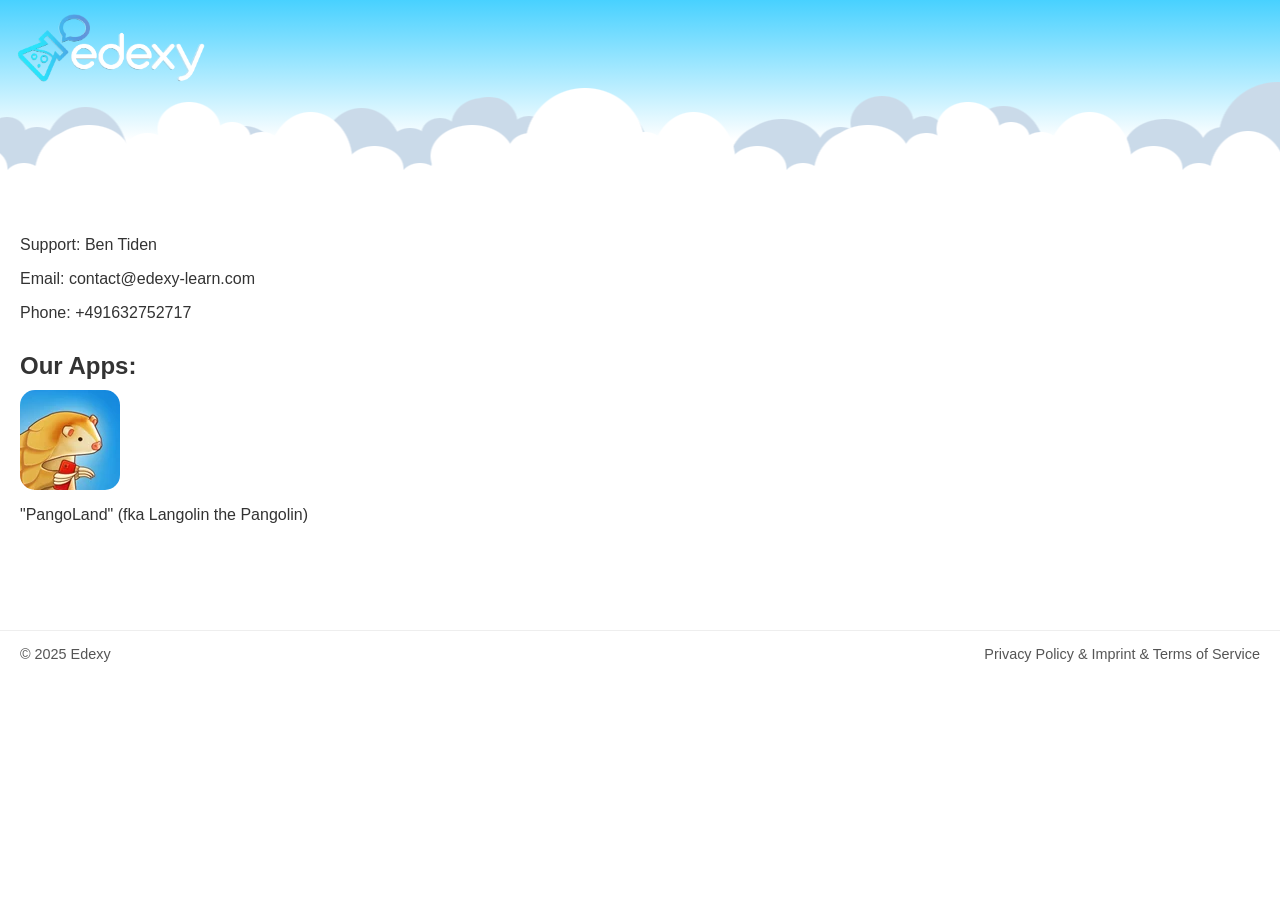
<file: index.html>
<!doctype html>
<html lang="en">
  <head>
    <meta charset="UTF-8" />
    <meta name="viewport" content="width=device-width, initial-scale=1.0" />
    <title>Edexy</title>
    <link rel="stylesheet" href="style.css" />
    <!-- Favicon links -->
    <link rel="icon" type="image/png" href="img/favicon.png" />
    <link rel="apple-touch-icon" href="img/favicon.png" />
  </head>
  <body>
    <header class="banner">
      <div class="scrolling-background"></div>
      <div class="top-image"></div>
      <div class="logo-container">
        <img src="img/LogoNoShadow.webp" alt="Edexy Logo" class="logo" />
      </div>
      <div class="clickable-overlay">
        <a href="landing"></a>
      </div>
    </header>

    <main>
      <section class="support-info">
        <p>Support: Ben Tiden</p>
        <p>Email: contact@edexy-learn.com</p>
        <p>Phone: +491632752717</p>
      </section>

      <section class="apps">
        <h2>Our Apps:</h2>
        <div class="app-item">
          <a class="app-icon-link" href="/pangoland/" aria-label="Explore PangoLand">
            <img
              src="img/pangoland-icon-100.webp"
              srcset="img/pangoland-icon-200.webp 2x, img/pangoland-icon-300.webp 3x"
              alt="PangoLand App Icon"
              width="100"
              height="100"
              decoding="async"
            />
          </a>
          <p>"PangoLand" (fka Langolin the Pangolin)</p>
        </div>
      </section>
    </main>

    <footer>
      <span class="copyright">© 2025 Edexy</span>
      <a href="imprint.html" class="footer-link"
        >Privacy Policy & Imprint & Terms of Service</a
      >
    </footer>
  </body>
</html>
</file>
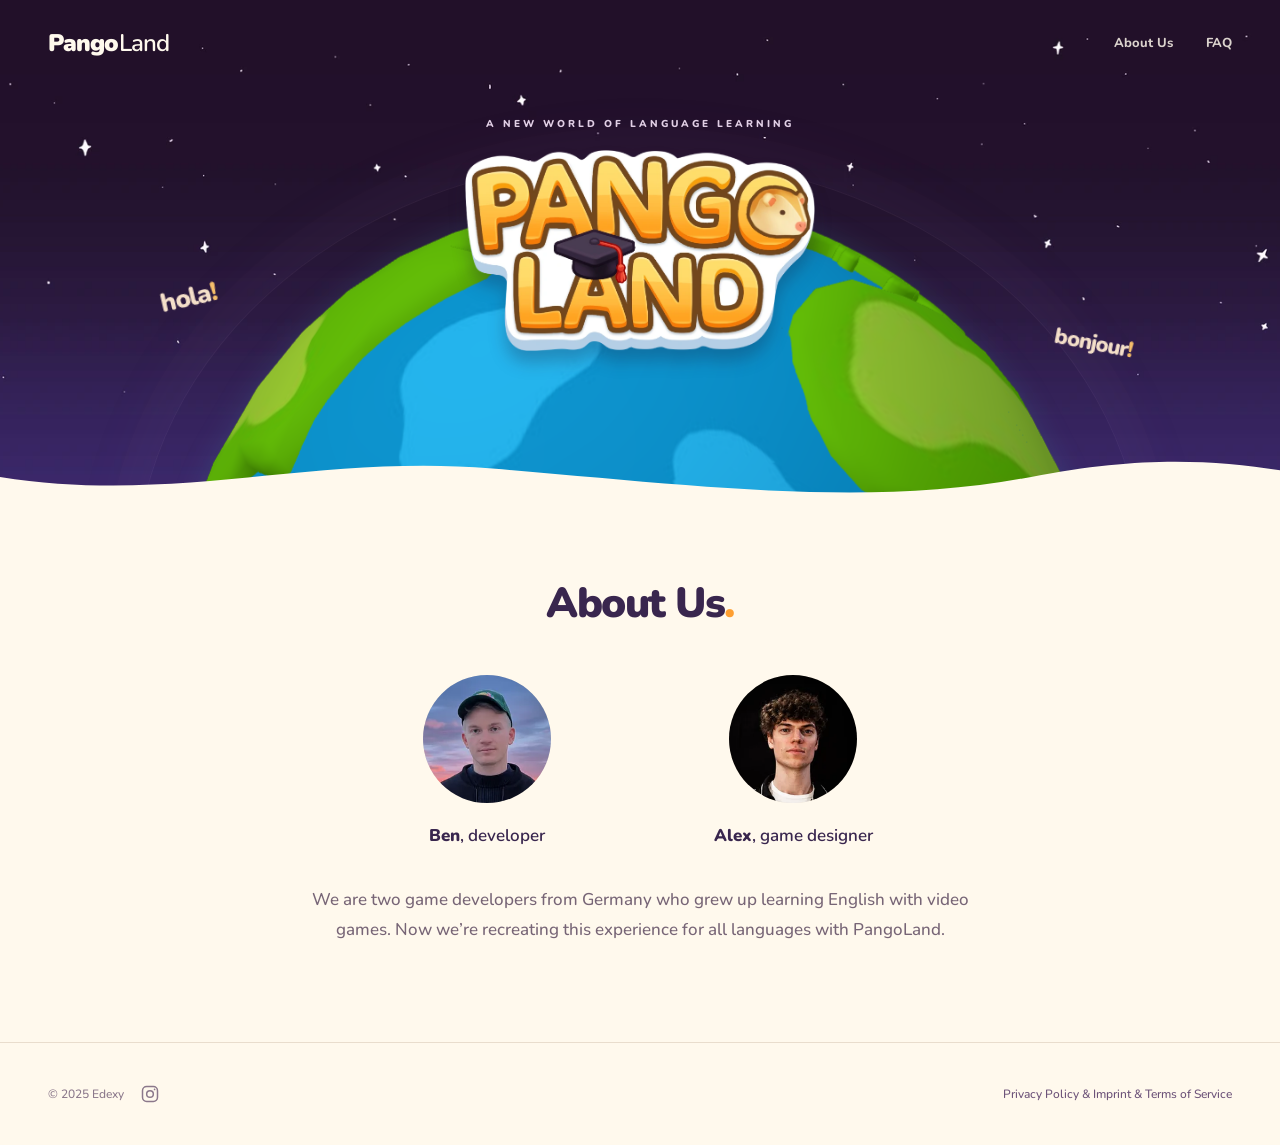
<file: about/index.html>
<!doctype html>
<html lang="en">
  <head>
    <meta charset="UTF-8" />
    <meta name="viewport" content="width=device-width, initial-scale=1" />
    <meta name="theme-color" content="#24152f" />
    <meta
      name="description"
      content="Meet Ben and Alex, the game developers from Germany creating PangoLand to help people learn languages through play."
    />
    <title>About Us — PangoLand</title>
    <link rel="icon" href="./favicon.png?v=b04d0887" type="image/png" sizes="501x501" />
    <link
      rel="preload"
      href="./assets/logo.webp"
      as="image"
      fetchpriority="high"
    />
    <script type="module" crossorigin src="./assets/load-globe-Cw-u8L3i.js"></script>
    <link rel="stylesheet" crossorigin href="./assets/load-globe-BufWmJd8.css">
  </head>
  <body>
    <a class="skip-link" href="#about">Skip to About Us</a>
    <main>
      <section class="world" id="world" aria-label="Welcome to Pango Land">
        <header class="navigation">
          <a class="wordmark" href="/pangoland/" aria-label="Pango Land home"
            ><strong>Pango</strong><span>Land</span></a
          >
          <nav aria-label="Main navigation">
            <a class="nav-link" href="/about/" aria-current="page">About Us</a>
            <a class="nav-link" href="/pangoland/#faq">FAQ</a>
          </nav>
        </header>

        <div class="banner-title">
          <p class="banner-eyebrow">A NEW WORLD OF LANGUAGE LEARNING</p>
          <img
            class="banner-logo"
            src="./assets/logo.webp"
            alt="Pango Land"
            width="790"
            height="451"
            fetchpriority="high"
          />
        </div>

        <div class="globe-stage">
          <div class="globe-halo" aria-hidden="true"></div>
          <div class="globe-view" id="globe-view">
            <img
              class="globe-poster"
              src="./assets/globe-poster.webp"
              alt=""
              width="1024"
              height="1024"
            />
            <canvas
              id="globe-canvas"
              tabindex="0"
              role="img"
              aria-label="Interactive globe with flags for France, Germany, the Netherlands, Simplified Chinese, Traditional Chinese, Japan, and Mexico"
              aria-describedby="globe-instructions"
            ></canvas>
          </div>
        </div>
        <p id="globe-instructions" class="visually-hidden">
          Drag to spin the globe. When focused, use the arrow keys to rotate it
          and Space to pause or resume automatic rotation.
        </p>
        <span class="orbital-word orbital-word-left" aria-hidden="true"
          >hola<span>!</span></span
        >
        <span class="orbital-word orbital-word-right" aria-hidden="true"
          >bonjour<span>!</span></span
        >
        <svg
          class="section-wave"
          viewBox="0 0 1440 65"
          preserveAspectRatio="none"
          aria-hidden="true"
        >
          <path
            d="M0 36C200 70 352 8 554 26C780 46 977 74 1160 36C1280 11 1360 15 1440 28V65H0Z"
          />
        </svg>
      </section>

      <section class="about-section" id="about" aria-labelledby="about-title">
        <h1 id="about-title">About Us<span>.</span></h1>
        <div class="team">
          <article class="team-member">
            <div class="profile-photo profile-ben">
              <img
                src="./assets/ben-256.webp"
                srcset="./assets/ben-256.webp 256w, ./assets/ben-512.webp 512w"
                sizes="(max-width: 760px) 138px, 163px"
                alt="Ben"
                width="512"
                height="561"
                loading="lazy"
                decoding="async"
              />
            </div>
            <h2>Ben<span class="team-role">, developer</span></h2>
          </article>
          <article class="team-member">
            <div class="profile-photo profile-alex">
              <img
                src="./assets/alex-256.webp"
                srcset="./assets/alex-256.webp 256w, ./assets/alex-512.webp 512w"
                sizes="(max-width: 760px) 144px, 170px"
                alt="Alex"
                width="512"
                height="512"
                loading="lazy"
                decoding="async"
              />
            </div>
            <h2>Alex<span class="team-role">, game designer</span></h2>
          </article>
        </div>
        <p class="team-description">
          We are two game developers from Germany who grew up learning English
          with video games. Now we’re recreating this experience for all languages
          with PangoLand.
        </p>
      </section>
    </main>

    <footer>
      <div class="footer-brand">
        <p>© 2025 Edexy</p>
        <a
          class="footer-social"
          href="https://www.instagram.com/langolinpangolin/"
          target="_blank"
          rel="noopener noreferrer"
          aria-label="Pango Land on Instagram (opens in a new tab)"
          title="Instagram"
        >
          <svg width="20" height="20" viewBox="0 0 24 24" fill="none" stroke="currentColor" stroke-width="1.8" aria-hidden="true" focusable="false">
            <rect x="3" y="3" width="18" height="18" rx="5" />
            <circle cx="12" cy="12" r="4" />
            <circle cx="17.5" cy="6.5" r="1" fill="currentColor" stroke="none" />
          </svg>
        </a>
      </div>
      <a href="https://www.edexy-learn.com/imprint.html"
        >Privacy Policy &amp; Imprint &amp; Terms of Service</a
      >
    </footer>

  </body>
</html>
</file>
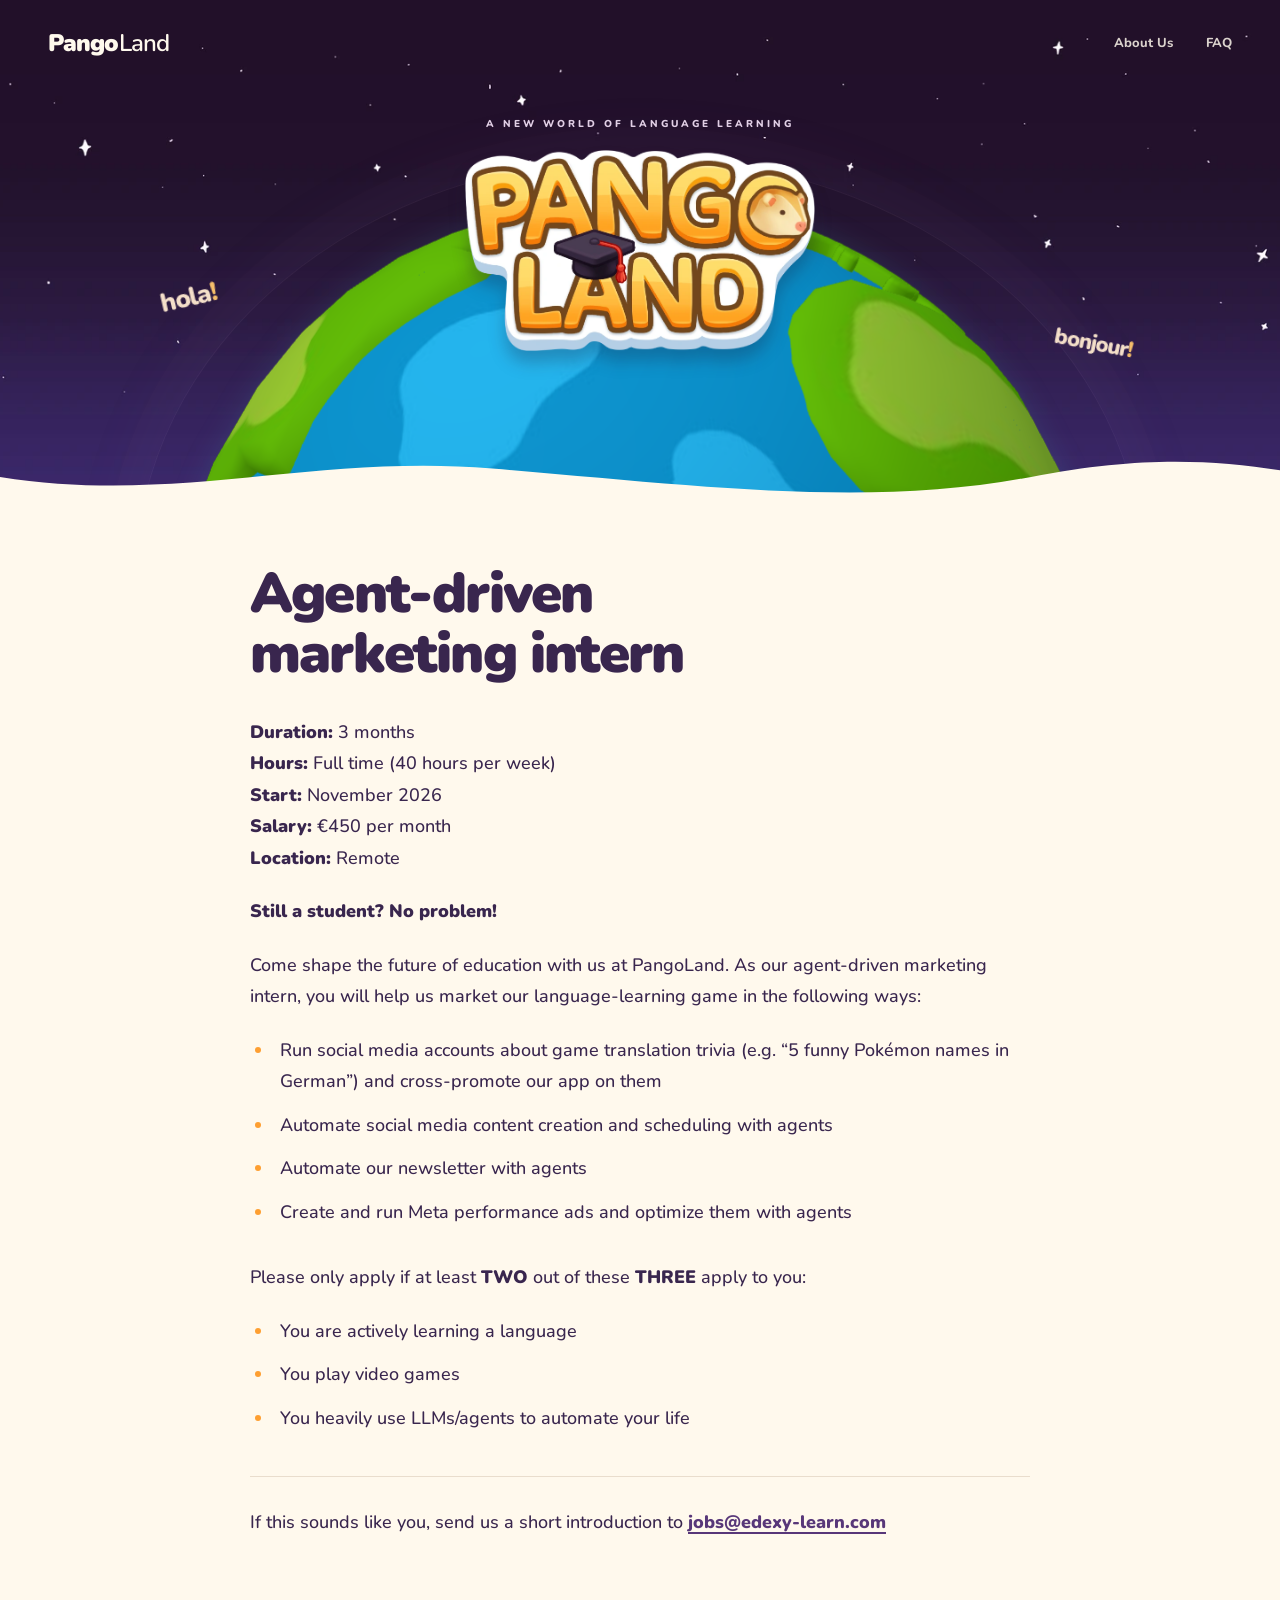
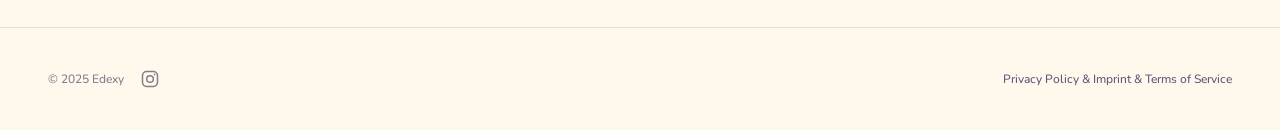
<file: jobs/index.html>
<!doctype html>
<html lang="en">
  <head>
    <meta charset="UTF-8" />
    <meta name="viewport" content="width=device-width, initial-scale=1" />
    <meta name="theme-color" content="#24152f" />
    <meta
      name="description"
      content="Come shape the future of education at PangoLand as our agent-driven marketing intern. Apply at jobs@edexy-learn.com."
    />
    <title>Agent-driven marketing intern — Pango Land</title>
    <link rel="icon" href="./favicon.png?v=b04d0887" type="image/png" sizes="501x501" />
    <link
      rel="preload"
      href="./assets/logo.webp"
      as="image"
      fetchpriority="high"
    />
    <script type="module" crossorigin src="./assets/load-globe-Cw-u8L3i.js"></script>
    <link rel="stylesheet" crossorigin href="./assets/load-globe-BufWmJd8.css">
    <link rel="stylesheet" crossorigin href="./assets/jobs-8cxYgdvO.css">
  </head>
  <body>
    <a class="skip-link" href="#job-posting">Skip to the job posting</a>
    <main>
      <section class="world" id="world" aria-label="Welcome to Pango Land">
        <header class="navigation">
          <a class="wordmark" href="/pangoland/" aria-label="Pango Land home"
            ><strong>Pango</strong><span>Land</span></a
          >
          <nav aria-label="Main navigation">
            <a class="nav-link" href="/about/">About Us</a>
            <a class="nav-link" href="/pangoland/#faq">FAQ</a>
          </nav>
        </header>

        <div class="banner-title">
          <p class="banner-eyebrow">A NEW WORLD OF LANGUAGE LEARNING</p>
          <img
            class="banner-logo"
            src="./assets/logo.webp"
            alt="Pango Land"
            width="790"
            height="451"
            fetchpriority="high"
          />
        </div>

        <div class="globe-stage">
          <div class="globe-halo" aria-hidden="true"></div>
          <div class="globe-view" id="globe-view">
            <img
              class="globe-poster"
              src="./assets/globe-poster.webp"
              alt=""
              width="1024"
              height="1024"
            />
            <canvas
              id="globe-canvas"
              tabindex="0"
              role="img"
              aria-label="Interactive globe with flags for France, Germany, the Netherlands, Simplified Chinese, Traditional Chinese, Japan, and Mexico"
              aria-describedby="globe-instructions"
            ></canvas>
          </div>
        </div>
        <p id="globe-instructions" class="visually-hidden">
          Drag to spin the globe. When focused, use the arrow keys to rotate it
          and Space to pause or resume automatic rotation.
        </p>
        <span class="orbital-word orbital-word-left" aria-hidden="true"
          >hola<span>!</span></span
        >
        <span class="orbital-word orbital-word-right" aria-hidden="true"
          >bonjour<span>!</span></span
        >
        <svg
          class="section-wave"
          viewBox="0 0 1440 65"
          preserveAspectRatio="none"
          aria-hidden="true"
        >
          <path
            d="M0 36C200 70 352 8 554 26C780 46 977 74 1160 36C1280 11 1360 15 1440 28V65H0Z"
          />
        </svg>
      </section>

      <article class="job-posting" id="job-posting" aria-labelledby="job-title">
        <h1 id="job-title">Agent-driven marketing intern</h1>
        <p>
          <strong>Duration:</strong> 3 months<br />
          <strong>Hours:</strong> Full time (40 hours per week)<br />
          <strong>Start:</strong> November 2026<br />
          <strong>Salary:</strong> €450 per month<br />
          <strong>Location:</strong> Remote
        </p>
        <p><strong>Still a student? No problem!</strong></p>
        <p>
          Come shape the future of education with us at PangoLand. As our
          agent-driven marketing intern, you will help us market our
          language-learning game in the following ways:
        </p>
        <ul>
          <li>
            Run social media accounts about game translation trivia (e.g.
            “5 funny Pokémon names in German”) and cross-promote our app on them
          </li>
          <li>Automate social media content creation and scheduling with agents</li>
          <li>Automate our newsletter with agents</li>
          <li>Create and run Meta performance ads and optimize them with agents</li>
        </ul>
        <p>
          Please only apply if at least <strong>TWO</strong> out of these
          <strong>THREE</strong> apply to you:
        </p>
        <ul>
          <li>You are actively learning a language</li>
          <li>You play video games</li>
          <li>You heavily use LLMs/agents to automate your life</li>
        </ul>
        <p class="job-apply">
          If this sounds like you, send us a short introduction to
          <a href="mailto:jobs@edexy-learn.com">jobs@edexy-learn.com</a>
        </p>
      </article>
    </main>

    <footer>
      <div class="footer-brand">
        <p>© 2025 Edexy</p>
        <a
          class="footer-social"
          href="https://www.instagram.com/langolinpangolin/"
          target="_blank"
          rel="noopener noreferrer"
          aria-label="Pango Land on Instagram (opens in a new tab)"
          title="Instagram"
        >
          <svg width="20" height="20" viewBox="0 0 24 24" fill="none" stroke="currentColor" stroke-width="1.8" aria-hidden="true" focusable="false">
            <rect x="3" y="3" width="18" height="18" rx="5" />
            <circle cx="12" cy="12" r="4" />
            <circle cx="17.5" cy="6.5" r="1" fill="currentColor" stroke="none" />
          </svg>
        </a>
      </div>
      <a href="https://www.edexy-learn.com/imprint.html"
        >Privacy Policy &amp; Imprint &amp; Terms of Service</a
      >
    </footer>

  </body>
</html>
</file>
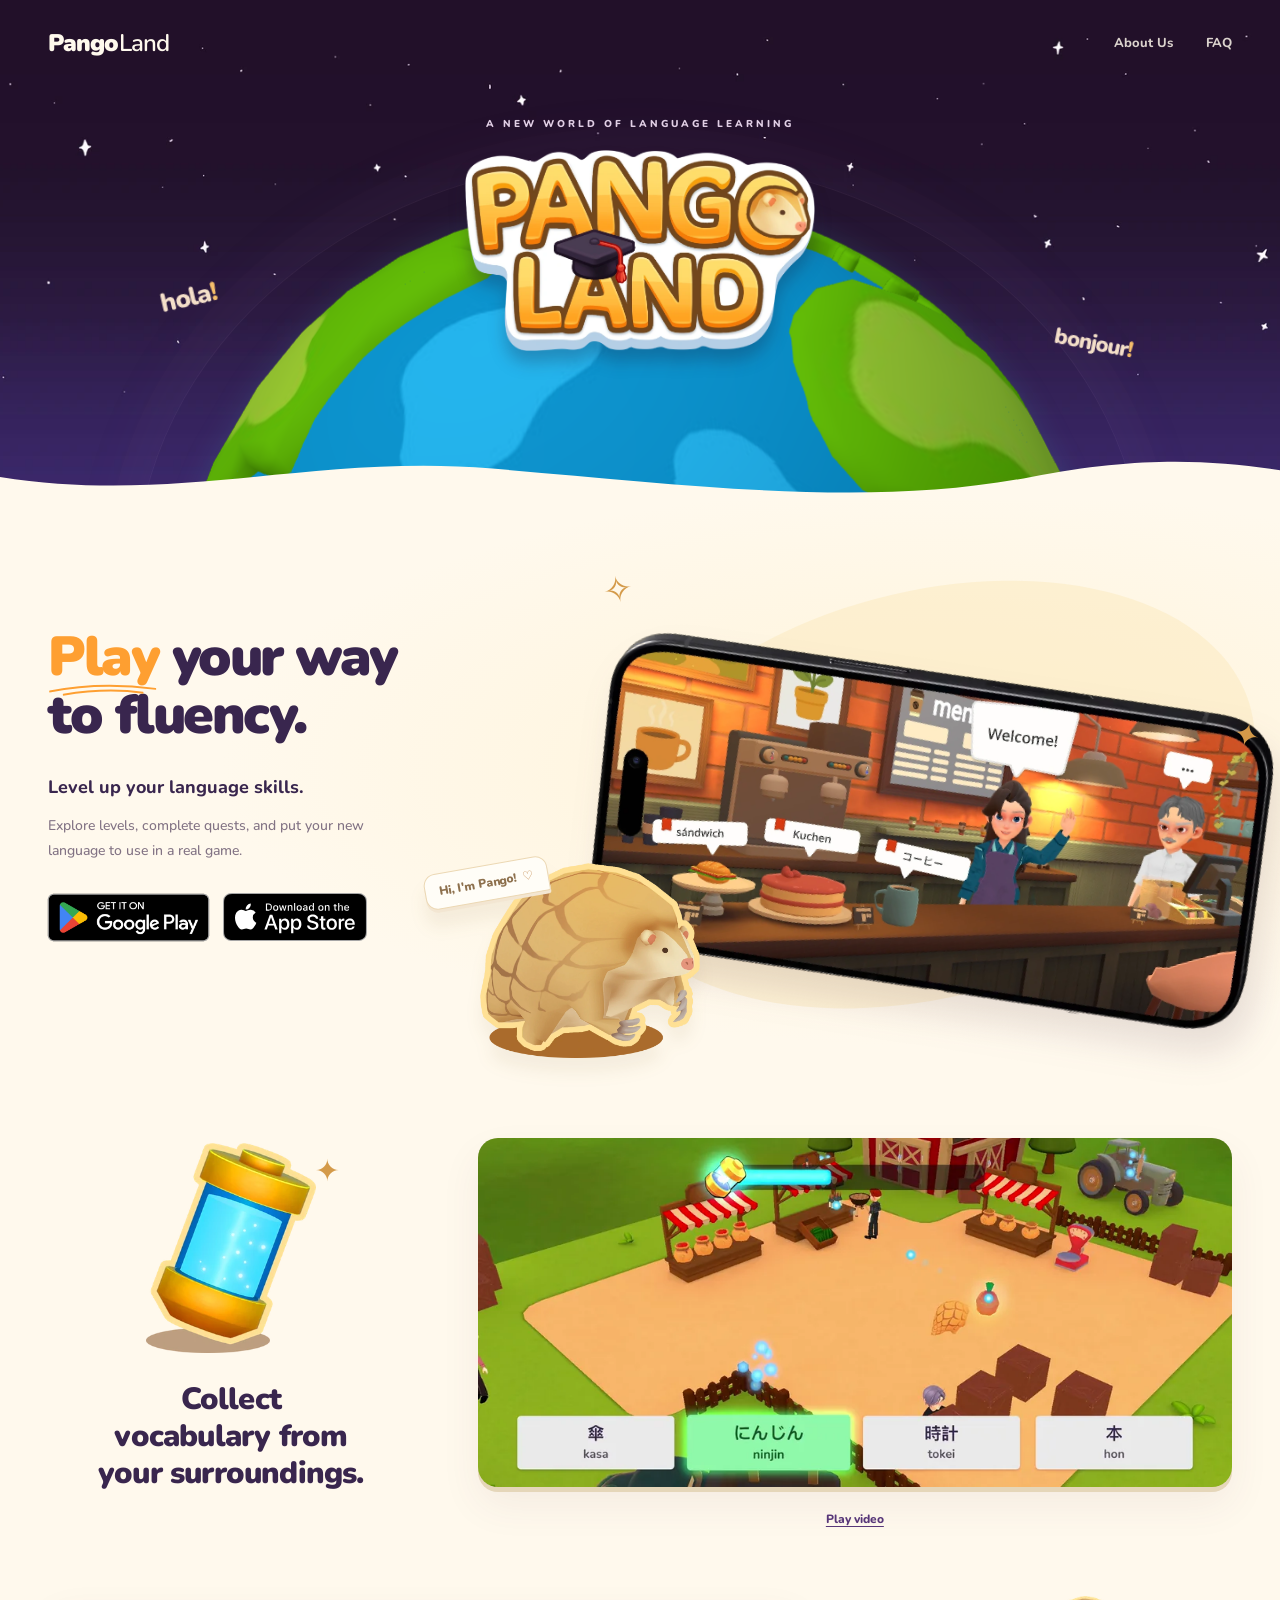
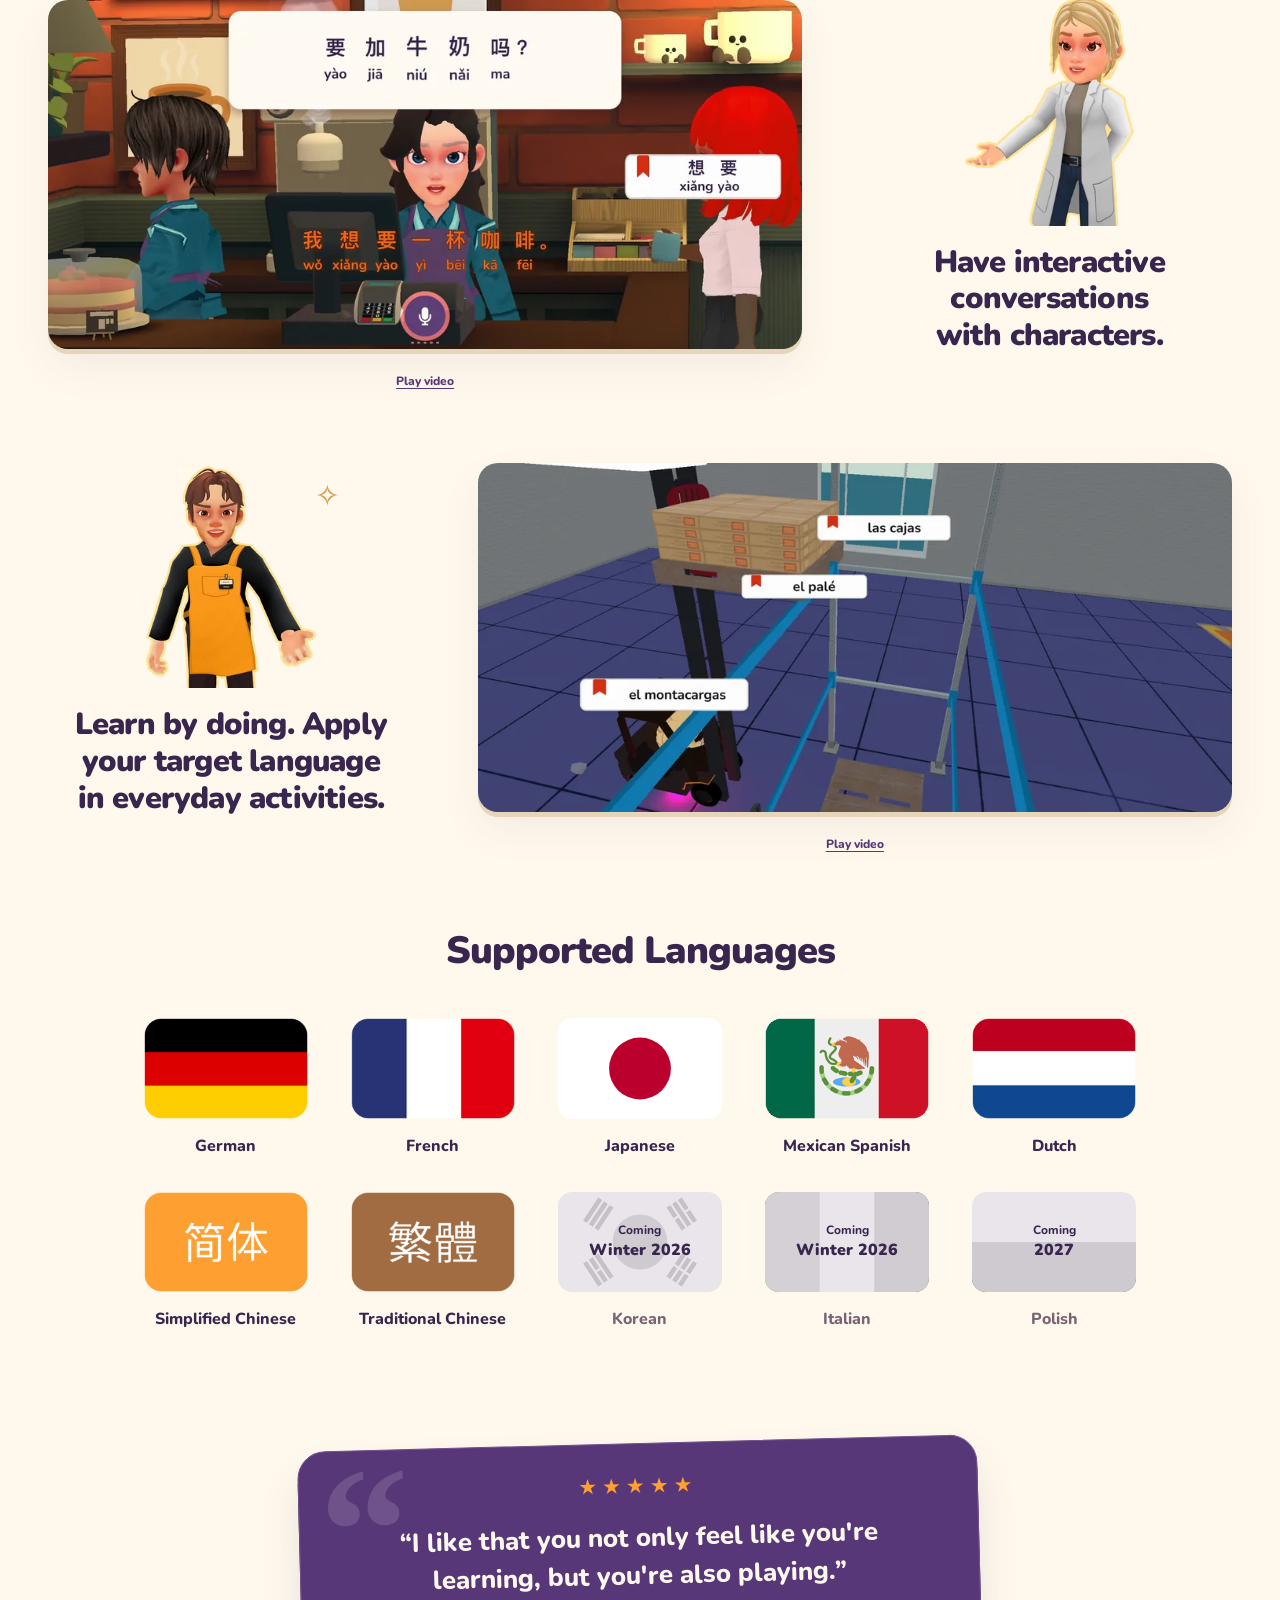
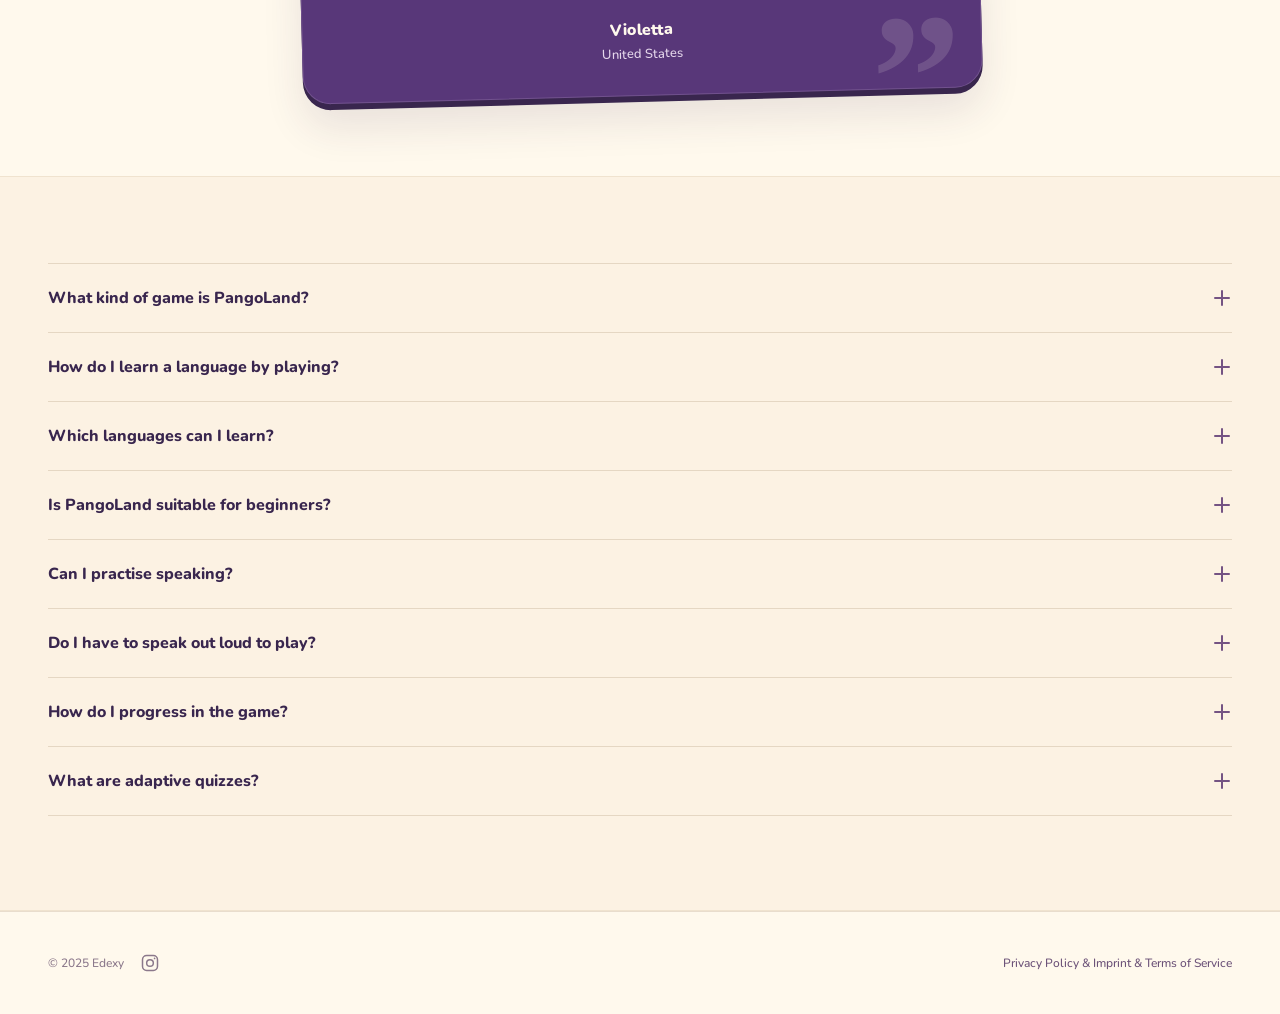
<file: pangoland/index.html>
<!doctype html>
<html lang="en">
  <head>
    <meta charset="UTF-8" />
    <meta name="viewport" content="width=device-width, initial-scale=1" />
    <meta name="theme-color" content="#24152f" />
    <meta
      name="description"
      content="Welcome to Pango Land. Explore a playful world, meet new friends, and play your way to fluency — one little adventure at a time."
    />
    <title>Pango Land — Play your way to fluency</title>
    <link rel="icon" href="./favicon.png?v=b04d0887" type="image/png" sizes="501x501" />
    <link
      rel="preload"
      href="./assets/logo.webp"
      as="image"
      fetchpriority="high"
    />
    <script type="module" crossorigin src="./assets/index-vM9CiYwQ.js"></script>
    <link rel="modulepreload" crossorigin href="./assets/load-globe-Cw-u8L3i.js">
    <link rel="stylesheet" crossorigin href="./assets/load-globe-BufWmJd8.css">
  </head>
  <body>
    <a class="skip-link" href="#adventure">Skip to the adventure</a>
    <main>
      <section class="world" id="world" aria-label="Welcome to Pango Land">
        <header class="navigation">
          <a class="wordmark" href="#world" aria-label="Pango Land home"
            ><strong>Pango</strong><span>Land</span></a
          >
          <nav aria-label="Main navigation">
            <a class="nav-link" href="/about/">About Us</a>
            <a class="nav-link" href="#faq">FAQ</a>
          </nav>
        </header>

        <div class="banner-title">
          <p class="banner-eyebrow">A NEW WORLD OF LANGUAGE LEARNING</p>
          <img
            class="banner-logo"
            src="./assets/logo.webp"
            alt="Pango Land"
            width="790"
            height="451"
            fetchpriority="high"
          />
        </div>

        <div class="globe-stage">
          <div class="globe-halo" aria-hidden="true"></div>
          <div class="globe-view" id="globe-view">
            <img
              class="globe-poster"
              src="./assets/globe-poster.webp"
              alt=""
              width="1024"
              height="1024"
            />
            <canvas
              id="globe-canvas"
              tabindex="0"
              role="img"
              aria-label="Interactive globe with flags for France, Germany, the Netherlands, Simplified Chinese, Traditional Chinese, Japan, and Mexico"
              aria-describedby="globe-instructions"
            ></canvas>
          </div>
        </div>
        <p id="globe-instructions" class="visually-hidden">
          Drag to spin the globe. When focused, use the arrow keys to rotate it
          and Space to pause or resume automatic rotation.
        </p>
        <span class="orbital-word orbital-word-left" aria-hidden="true"
          >hola<span>!</span></span
        >
        <span class="orbital-word orbital-word-right" aria-hidden="true"
          >bonjour<span>!</span></span
        >
        <svg
          class="section-wave"
          viewBox="0 0 1440 65"
          preserveAspectRatio="none"
          aria-hidden="true"
        >
          <path
            d="M0 36C200 70 352 8 554 26C780 46 977 74 1160 36C1280 11 1360 15 1440 28V65H0Z"
          />
        </svg>
      </section>

      <section
        class="adventure"
        id="adventure"
        aria-labelledby="adventure-title"
      >
        <div class="adventure-inner">
          <div class="adventure-copy">
            <h1 id="adventure-title">
              <span class="play-highlight"
                >Play<svg
                  viewBox="0 0 330 20"
                  preserveAspectRatio="none"
                  aria-hidden="true"
                >
                  <path d="M5 13Q155 -2 323 9M46 18Q175 7 285 15" /></svg
              ></span>
              your way<br />to fluency.
            </h1>
            <p class="intro">
              Level up your language skills.
            </p>
            <p class="description">
              Explore levels, complete quests, and put your new language to use
              in a real game.
            </p>
            <div class="store-links" aria-label="Download Pango Land">
              <a
                class="store-badge google-play-badge"
                href="https://play.google.com/store/apps/details?id=com.edexy.ltp"
                aria-label="Get Pango Land on Google Play"
              >
                <img
                  src="./assets/google-play-badge.png"
                  alt="Get it on Google Play"
                  width="646"
                  height="250"
                />
              </a>
              <a
                class="store-badge"
                href="https://apps.apple.com/de/app/pango-land/id6478291457"
                aria-label="Download Pango Land on the App Store"
              >
                <img
                  src="./assets/app-store-badge.svg"
                  alt="Download on the App Store"
                  width="120"
                  height="40"
                />
              </a>
            </div>
          </div>

          <div class="showcase" aria-label="A look inside the Pango Land game">
            <div class="showcase-glow" aria-hidden="true"></div>
            <button
              class="phone-preview"
              type="button"
              data-preview
              aria-label="Open a larger preview of Pango Land gameplay"
            >
              <img
                src="./assets/phone-showcase-clean.webp"
                alt="Pango Land's colorful café inside a landscape phone, with characters and vocabulary to discover"
                width="1200"
                height="835"
              />
              <span class="preview-hint"
                ><span aria-hidden="true">⤢</span> Explore the scene</span
              >
            </button>
            <div class="pango" id="pango">
              <div class="pango-greeting">
                Hi, I'm Pango! <span aria-hidden="true">♡</span>
              </div>
              <img
                src="./assets/pango.webp"
                alt="Pango, your friendly golden pangolin adventure companion"
                width="789"
                height="699"
              />
            </div>
            <span class="showcase-spark spark-one" aria-hidden="true">✦</span>
            <span class="showcase-spark spark-two" aria-hidden="true">✧</span>
          </div>
        </div>
      </section>

      <section class="gameplay-features" aria-label="Discover how you learn in Pango Land">
        <article class="feature-row" aria-labelledby="vocabulary-title">
          <div class="feature-story">
            <div class="feature-art feature-art-battery" aria-hidden="true">
              <img src="./assets/showcase-characters/battery-320.webp" srcset="./assets/showcase-characters/battery-320.webp 259w, ./assets/showcase-characters/battery-640.webp 458w" sizes="(max-width: 760px) 138px, 170px" alt="" width="458" height="566" loading="lazy" decoding="async" />
              <span class="feature-spark">✦</span>
            </div>
            <h2 id="vocabulary-title">Collect vocabulary from your surroundings.</h2>
          </div>
          <div class="feature-video-wrap">
            <video data-showcase-video data-src="./assets/showcase-clips/collect-vocabulary-960.mp4" data-src-small="./assets/showcase-clips/collect-vocabulary-640.mp4" data-poster="./assets/showcase-clips/collect-vocabulary-960.webp" data-poster-small="./assets/showcase-clips/collect-vocabulary-640.webp" preload="none" muted loop playsinline disablepictureinpicture disableremoteplayback width="960" height="444" aria-labelledby="vocabulary-title"></video>
            <button class="video-toggle" data-video-toggle type="button" hidden aria-label="Play vocabulary clip">Play clip</button>
            <noscript><a class="video-fallback" href="./assets/showcase-clips/collect-vocabulary-960.mp4">Watch the vocabulary clip</a></noscript>
          </div>
        </article>

        <article class="feature-row feature-row-reverse" aria-labelledby="conversation-title">
          <div class="feature-story">
            <div class="feature-art feature-art-nova">
              <img src="./assets/showcase-characters/nova-320.webp" srcset="./assets/showcase-characters/nova-320.webp 235w, ./assets/showcase-characters/nova-640.webp 470w" sizes="(max-width: 760px) 133px, 169px" alt="Professor Nova" width="852" height="1161" loading="lazy" decoding="async" />
            </div>
            <h2 id="conversation-title">Have interactive conversations with characters.</h2>
          </div>
          <div class="feature-video-wrap">
            <video data-showcase-video data-src="./assets/showcase-clips/character-conversation-v12-960.mp4" data-src-small="./assets/showcase-clips/character-conversation-v12-640.mp4" data-poster="./assets/showcase-clips/character-conversation-v12-960.webp" data-poster-small="./assets/showcase-clips/character-conversation-v12-640.webp" preload="none" muted loop playsinline disablepictureinpicture disableremoteplayback width="960" height="444" aria-labelledby="conversation-title"></video>
            <button class="video-toggle" data-video-toggle type="button" hidden aria-label="Play conversation clip">Play clip</button>
            <noscript><a class="video-fallback" href="./assets/showcase-clips/character-conversation-v12-960.mp4">Watch the conversation clip</a></noscript>
          </div>
        </article>

        <article class="feature-row" aria-labelledby="minigames-title">
          <div class="feature-story">
            <div class="feature-art feature-art-clerk">
              <img src="./assets/showcase-characters/clerk-320.webp" srcset="./assets/showcase-characters/clerk-320.webp 236w, ./assets/showcase-characters/clerk-640.webp 473w" sizes="(max-width: 760px) 133px, 170px" alt="Clerk" width="892" height="1208" loading="lazy" decoding="async" />
              <span class="feature-spark" aria-hidden="true">✧</span>
            </div>
            <h2 id="minigames-title">Learn by doing. Apply your target language in everyday activities.</h2>
          </div>
          <div class="feature-video-wrap">
            <video data-showcase-video data-src="./assets/showcase-clips/everyday-minigames-960.mp4" data-src-small="./assets/showcase-clips/everyday-minigames-640.mp4" data-poster="./assets/showcase-clips/everyday-minigames-960.webp" data-poster-small="./assets/showcase-clips/everyday-minigames-640.webp" preload="none" muted loop playsinline disablepictureinpicture disableremoteplayback width="960" height="444" aria-labelledby="minigames-title"></video>
            <button class="video-toggle" data-video-toggle type="button" hidden aria-label="Play minigames clip">Play clip</button>
            <noscript><a class="video-fallback" href="./assets/showcase-clips/everyday-minigames-960.mp4">Watch the minigames clip</a></noscript>
          </div>
        </article>
      </section>

      <section class="supported-languages" aria-labelledby="languages-title">
        <div class="languages-inner">
          <h2 id="languages-title">Supported Languages</h2>
          <ul class="language-grid">
            <li class="language-card">
              <div class="language-flag">
                <img src="./assets/languages/de.webp" alt="" width="244" height="150" loading="lazy" decoding="async" />
              </div>
              <span class="language-name">German</span>
            </li>
            <li class="language-card">
              <div class="language-flag">
                <img src="./assets/languages/fr.webp" alt="" width="244" height="150" loading="lazy" decoding="async" />
              </div>
              <span class="language-name">French</span>
            </li>
            <li class="language-card">
              <div class="language-flag">
                <img src="./assets/languages/ja-flat.svg" alt="" width="244" height="150" loading="lazy" decoding="async" />
              </div>
              <span class="language-name">Japanese</span>
            </li>
            <li class="language-card">
              <div class="language-flag">
                <img src="./assets/languages/mx.webp" alt="" width="244" height="150" loading="lazy" decoding="async" />
              </div>
              <span class="language-name">Mexican Spanish</span>
            </li>
            <li class="language-card">
              <div class="language-flag">
                <img src="./assets/languages/nl.webp" alt="" width="244" height="150" loading="lazy" decoding="async" />
              </div>
              <span class="language-name">Dutch</span>
            </li>
            <li class="language-card">
              <div class="language-flag">
                <img src="./assets/languages/zh-hans.webp" alt="简体" lang="zh-Hans" width="244" height="150" loading="lazy" decoding="async" />
              </div>
              <span class="language-name">Simplified Chinese</span>
            </li>
            <li class="language-card">
              <div class="language-flag">
                <img src="./assets/languages/zh-hant.webp" alt="繁體" lang="zh-Hant" width="244" height="150" loading="lazy" decoding="async" />
              </div>
              <span class="language-name">Traditional Chinese</span>
            </li>
            <li class="language-card language-card-upcoming">
              <div class="language-flag">
                <img src="./assets/languages/kr.webp" alt="" width="320" height="213" loading="lazy" decoding="async" />
                <span class="language-release">Coming <strong>Winter 2026</strong></span>
              </div>
              <span class="language-name">Korean</span>
            </li>
            <li class="language-card language-card-upcoming">
              <div class="language-flag">
                <img src="./assets/languages/it.webp" alt="" width="320" height="213" loading="lazy" decoding="async" />
                <span class="language-release">Coming <strong>Winter 2026</strong></span>
              </div>
              <span class="language-name">Italian</span>
            </li>
            <li class="language-card language-card-upcoming">
              <div class="language-flag">
                <img src="./assets/languages/pl.webp" alt="" width="320" height="200" loading="lazy" decoding="async" />
                <span class="language-release">Coming <strong>2027</strong></span>
              </div>
              <span class="language-name">Polish</span>
            </li>
          </ul>
        </div>
      </section>

      <section class="testimonial-section" aria-label="Player review">
        <figure class="testimonial-card">
          <span class="testimonial-quote-mark quote-open" aria-hidden="true">“</span>
          <span class="testimonial-quote-mark quote-close" aria-hidden="true">”</span>
          <div class="testimonial-stars" role="img" aria-label="5 out of 5 stars">
            <span aria-hidden="true">★★★★★</span>
          </div>
          <blockquote>
            <p>
              “I like that you not only feel like you're learning, but you're
              also playing.”
            </p>
          </blockquote>
          <figcaption>
            <strong>Violetta</strong>
            <span>United States</span>
          </figcaption>
        </figure>
      </section>

      <section class="faq-section" id="faq" aria-labelledby="faq-title">
        <div class="faq-inner">
          <h2 class="sr-only" id="faq-title">Frequently asked questions</h2>
          <div class="faq-list">
            <details name="faq">
              <summary>
                What kind of game is PangoLand?<span
                  class="accordion-icon"
                  aria-hidden="true"
                ></span>
              </summary>
              <div class="faq-answer">
                <p>
                  PangoLand is a language-learning game that combines an
                  isometric adventure with minigames, conversations, and
                  quizzes. You play as a little pangolin living in a laboratory,
                  your home base for exploring different locations. Along the
                  way, you meet characters, take on quests, and practise your
                  chosen language through conversations and interactive
                  challenges.
                </p>
              </div>
            </details>
            <details name="faq">
              <summary>
                How do I learn a language by playing?<span
                  class="accordion-icon"
                  aria-hidden="true"
                ></span>
              </summary>
              <div class="faq-answer">
                <p>
                  Language learning is part of the gameplay. You discover
                  vocabulary through objects and interactions, practise useful
                  phrases in conversations, and put what you’ve learned to the
                  test in minigames and quizzes. Instead of only memorising
                  words in isolation, you use them in the world you’re exploring.
                </p>
              </div>
            </details>
            <details name="faq">
              <summary>
                Which languages can I learn?<span
                  class="accordion-icon"
                  aria-hidden="true"
                ></span>
              </summary>
              <div class="faq-answer">
                <p>
                  You can learn Japanese, German, Dutch, French, Spanish, and
                  Mandarin Chinese. For Chinese, both Simplified and Traditional
                  Chinese options are available.
                </p>
              </div>
            </details>
            <details name="faq">
              <summary>
                Is PangoLand suitable for beginners?<span
                  class="accordion-icon"
                  aria-hidden="true"
                ></span>
              </summary>
              <div class="faq-answer">
                <p>
                  Yes! Easy content helps you get started with everyday
                  vocabulary and useful phrases. You can practise through
                  minigames, conversations, and quizzes, returning to familiar
                  content as you build confidence.
                </p>
              </div>
            </details>
            <details name="faq">
              <summary>
                Can I practise speaking?<span
                  class="accordion-icon"
                  aria-hidden="true"
                ></span>
              </summary>
              <div class="faq-answer">
                <p>
                  Yes! Conversations let you practise speaking with in-game
                  characters in the language you’re learning. You can try out
                  useful words and phrases in everyday situations, such as
                  ordering a coffee, and get more comfortable using the language
                  yourself.
                </p>
              </div>
            </details>
            <details name="faq">
              <summary>
                Do I have to speak out loud to play?<span
                  class="accordion-icon"
                  aria-hidden="true"
                ></span>
              </summary>
              <div class="faq-answer">
                <p>
                  No. Conversations have a no-mic mode, so you can keep playing
                  when speaking out loud isn’t an option—whether you’re on the
                  train, in a café, or sharing a quiet room.
                </p>
              </div>
            </details>
            <details name="faq">
              <summary>
                How do I progress in the game?<span
                  class="accordion-icon"
                  aria-hidden="true"
                ></span>
              </summary>
              <div class="faq-answer">
                <p>
                  You can complete quests, level up your Pango, and build
                  friendships with the characters you talk to. Your language
                  learning progresses alongside your adventure, with vocabulary,
                  conversations, and challenges to work through.
                </p>
              </div>
            </details>
            <details name="faq">
              <summary>
                What are adaptive quizzes?<span
                  class="accordion-icon"
                  aria-hidden="true"
                ></span>
              </summary>
              <div class="faq-answer">
                <p>
                  Adaptive quizzes change as you progress, so you’re not simply
                  repeating the same fixed set of questions. They give you a way
                  to revisit what you’ve learned and put your growing knowledge
                  to the test.
                </p>
              </div>
            </details>
          </div>
        </div>
      </section>

    </main>

    <footer>
      <div class="footer-brand">
        <p>© 2025 Edexy</p>
        <a
          class="footer-social"
          href="https://www.instagram.com/langolinpangolin/"
          target="_blank"
          rel="noopener noreferrer"
          aria-label="Pango Land on Instagram (opens in a new tab)"
          title="Instagram"
        >
          <svg width="20" height="20" viewBox="0 0 24 24" fill="none" stroke="currentColor" stroke-width="1.8" aria-hidden="true" focusable="false">
            <rect x="3" y="3" width="18" height="18" rx="5" />
            <circle cx="12" cy="12" r="4" />
            <circle cx="17.5" cy="6.5" r="1" fill="currentColor" stroke="none" />
          </svg>
        </a>
      </div>
      <a href="https://www.edexy-learn.com/imprint.html"
        >Privacy Policy &amp; Imprint &amp; Terms of Service</a
      >
    </footer>

    <dialog class="preview-dialog" aria-labelledby="preview-title">
      <button
        class="dialog-close"
        type="button"
        aria-label="Close gameplay preview"
      >
        ×
      </button>
      <div class="dialog-copy">
        <p class="eyebrow">YOUR NEXT LITTLE ADVENTURE</p>
        <h2 id="preview-title">Every word opens a world.</h2>
        <p>Pull up a chair. There's something new to discover.</p>
      </div>
      <img
        src="./assets/showcase.webp"
        alt="A welcoming café in Pango Land, with a barista waving and vocabulary labels for sandwich, cake, and coffee"
        width="1600"
        height="1000"
        loading="lazy"
      />
      <p class="dialog-caption">A glimpse inside Pango Land</p>
    </dialog>
  </body>
</html>
</file>
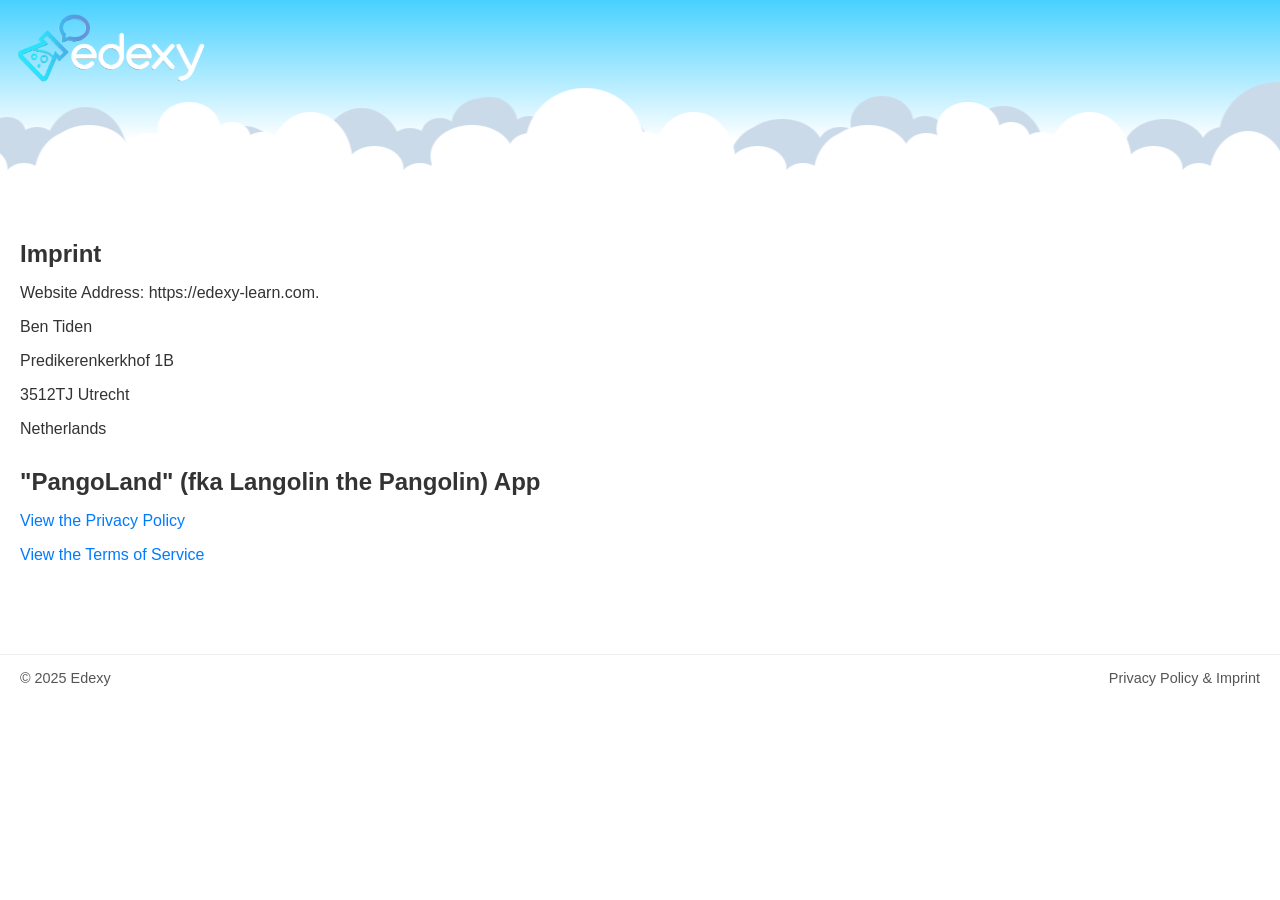
<file: imprint.html>
<!DOCTYPE html>
<html lang="en">
  <head>
    <meta charset="UTF-8" />
    <meta name="viewport" content="width=device-width, initial-scale=1.0" />
    <title>Imprint & Privacy Policy - Edexy</title>
    <link rel="stylesheet" href="style.css" />
    <!-- Favicon links -->
    <link rel="icon" type="image/png" href="img/favicon.png" />
    <link rel="apple-touch-icon" href="img/favicon.png" />
  </head>
  <body>
    <header class="banner">
      <div class="scrolling-background"></div>
      <div class="top-image"></div>
      <div class="logo-container">
        <img src="img/LogoNoShadow.webp" alt="Edexy Logo" class="logo" />
      </div>
      <div class="clickable-overlay">
        <!-- Link back to home or another relevant page -->
        <a href="index.html"></a>
      </div>
    </header>

    <main>
      <section class="imprint-info">
        <h2>Imprint</h2>
        <p>Website Address: https://edexy-learn.com.</p>
        <p>Ben Tiden</p>
        <p>Predikerenkerkhof 1B</p>
        <p>3512TJ Utrecht</p>
        <p>Netherlands</p>
      </section>

      <section class="privacy-policy-app">
        <h2>"PangoLand" (fka Langolin the Pangolin) App</h2>
        <p>
          <a href="privacypolicy.html">View the Privacy Policy</a>
        </p>
        <p>
          <a href="tos.html">View the Terms of Service</a>
        </p>
      </section>
    </main>

    <footer>
      <span class="copyright">© 2025 Edexy</span>
      <a href="imprint.html" class="footer-link">Privacy Policy & Imprint</a>
    </footer>
  </body>
</html>
</file>
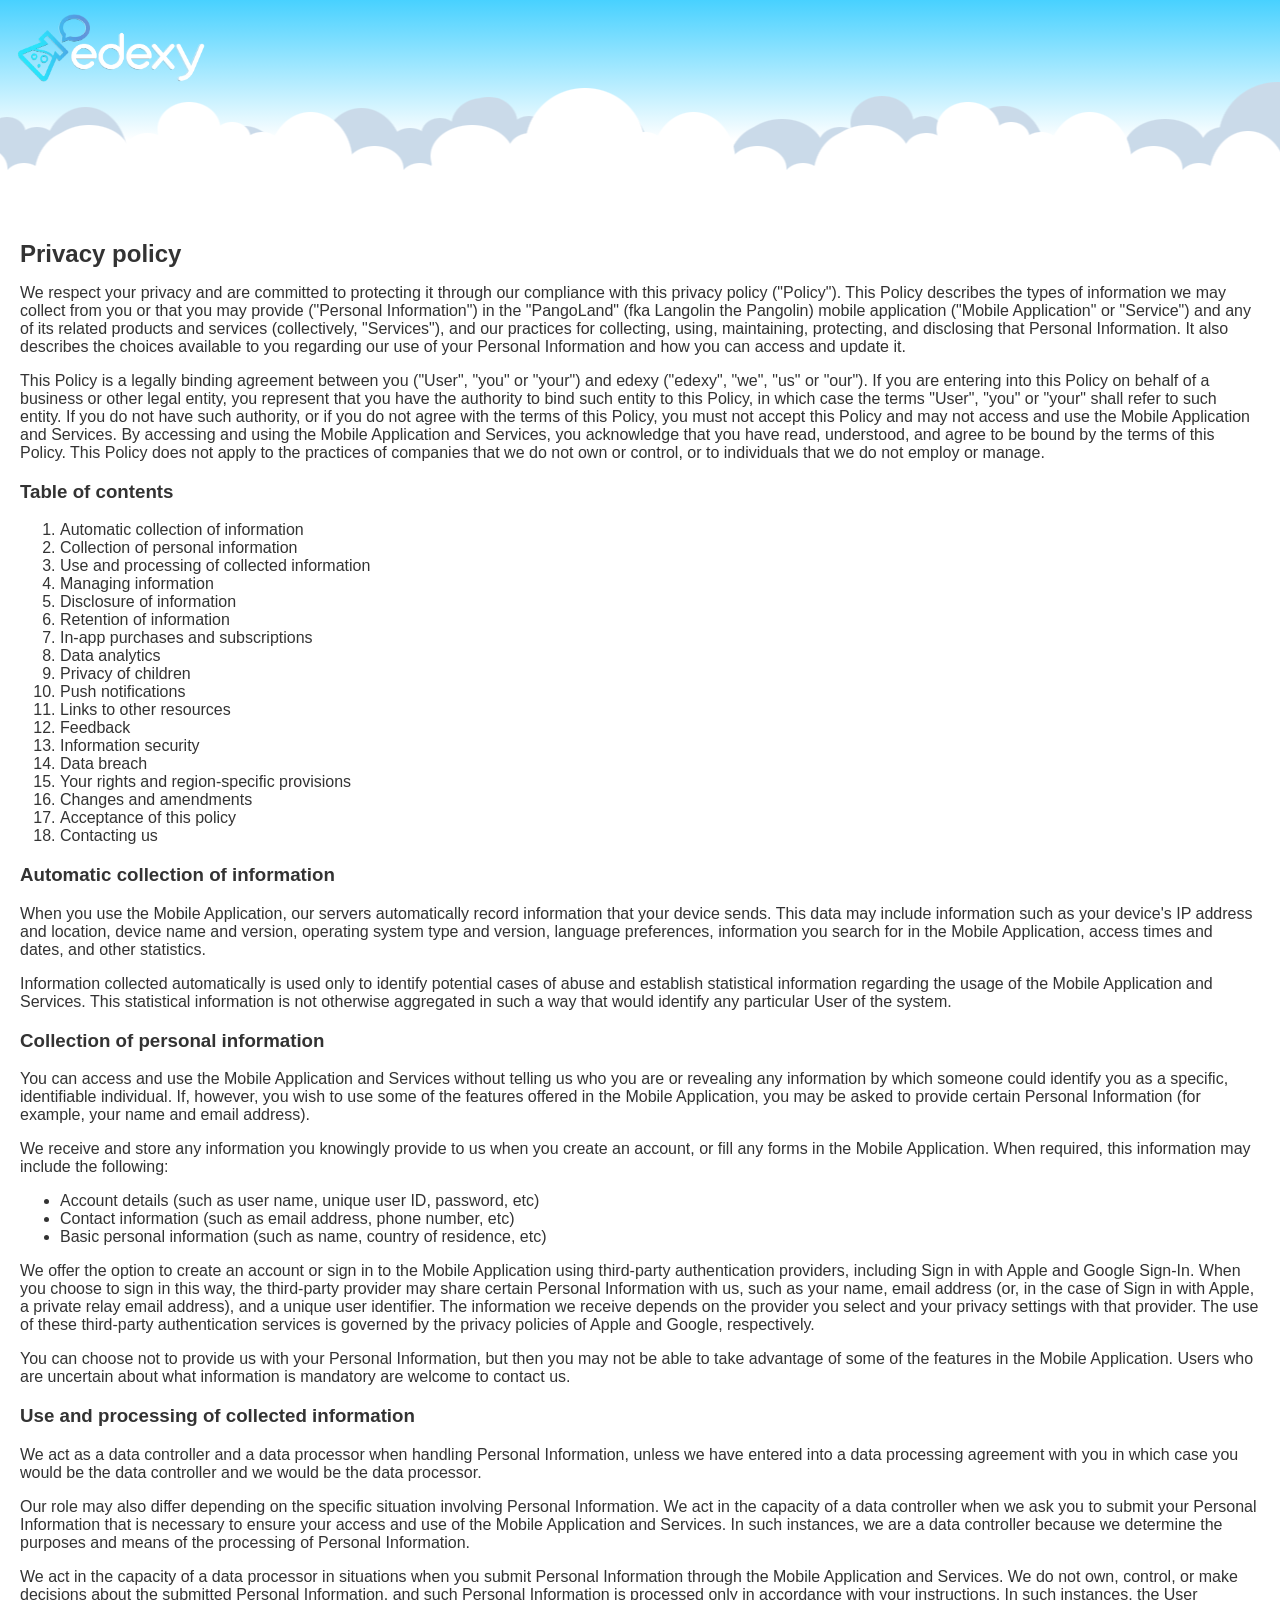
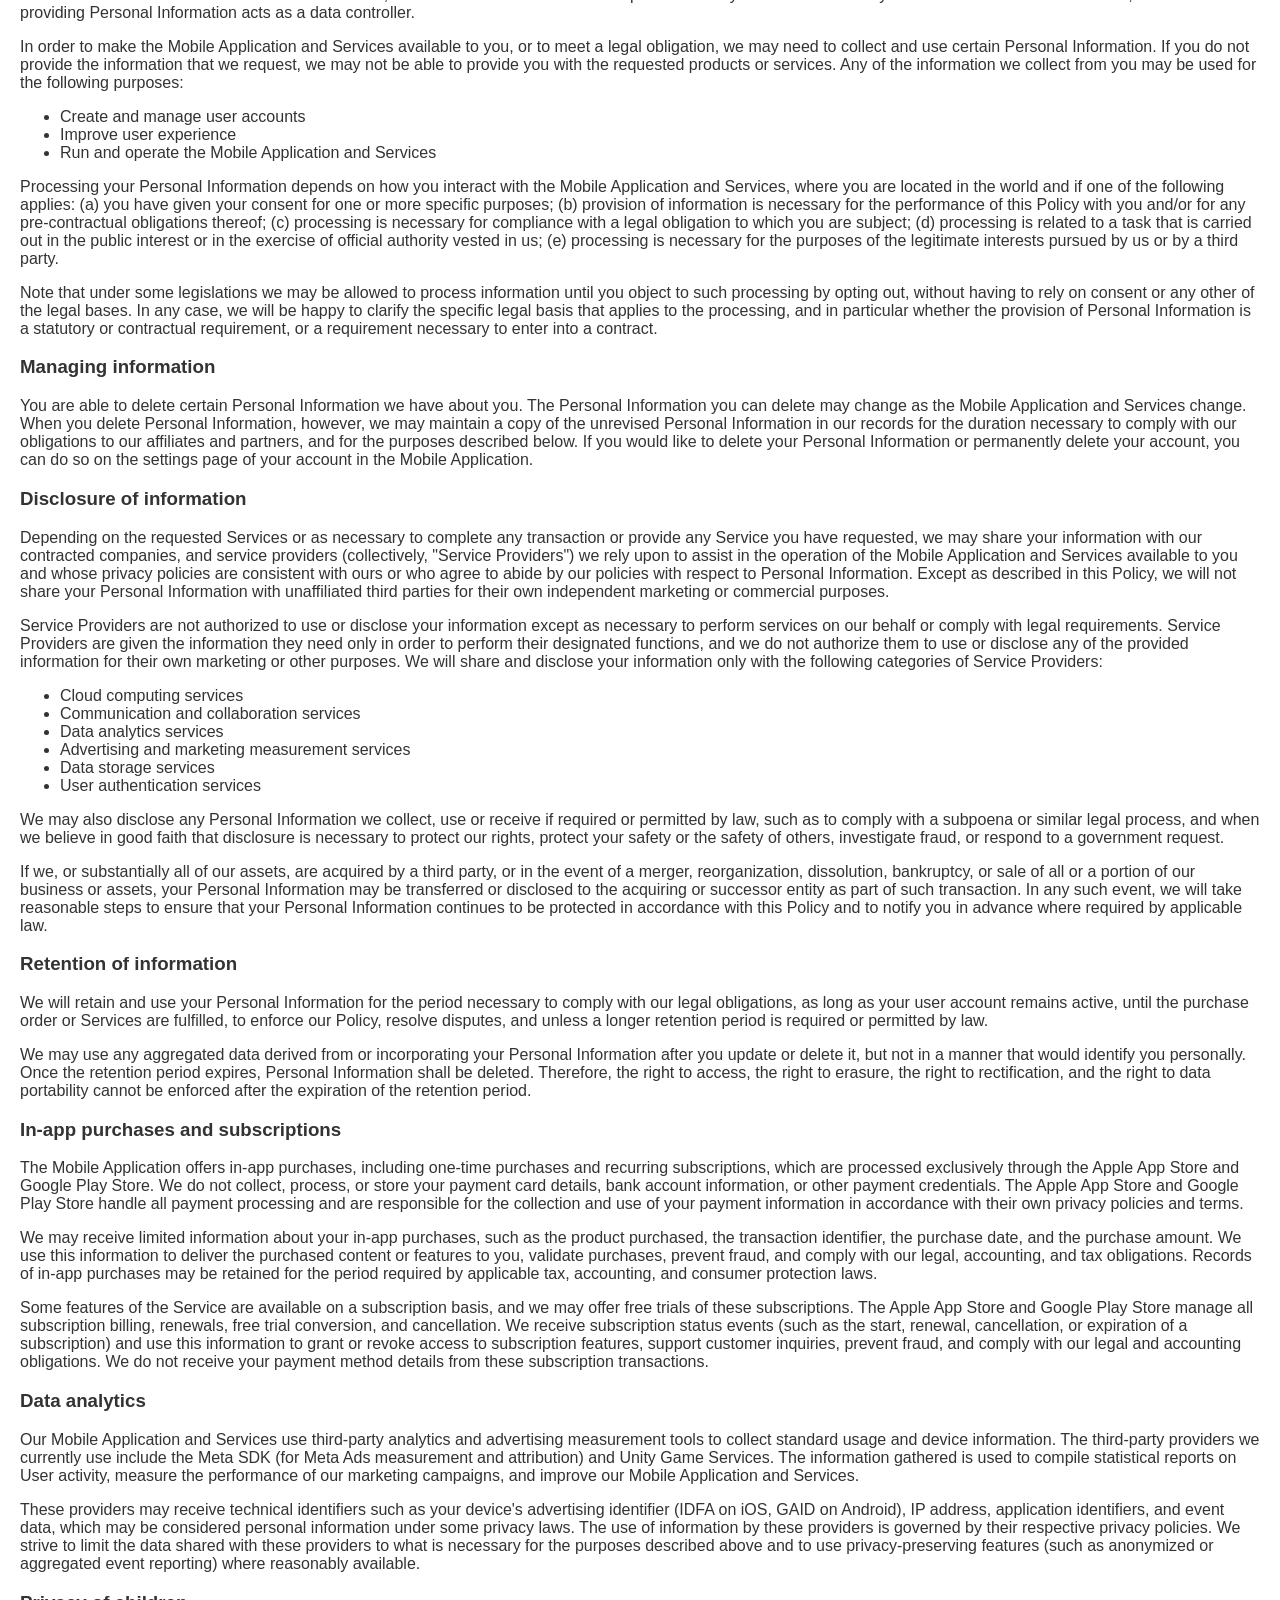
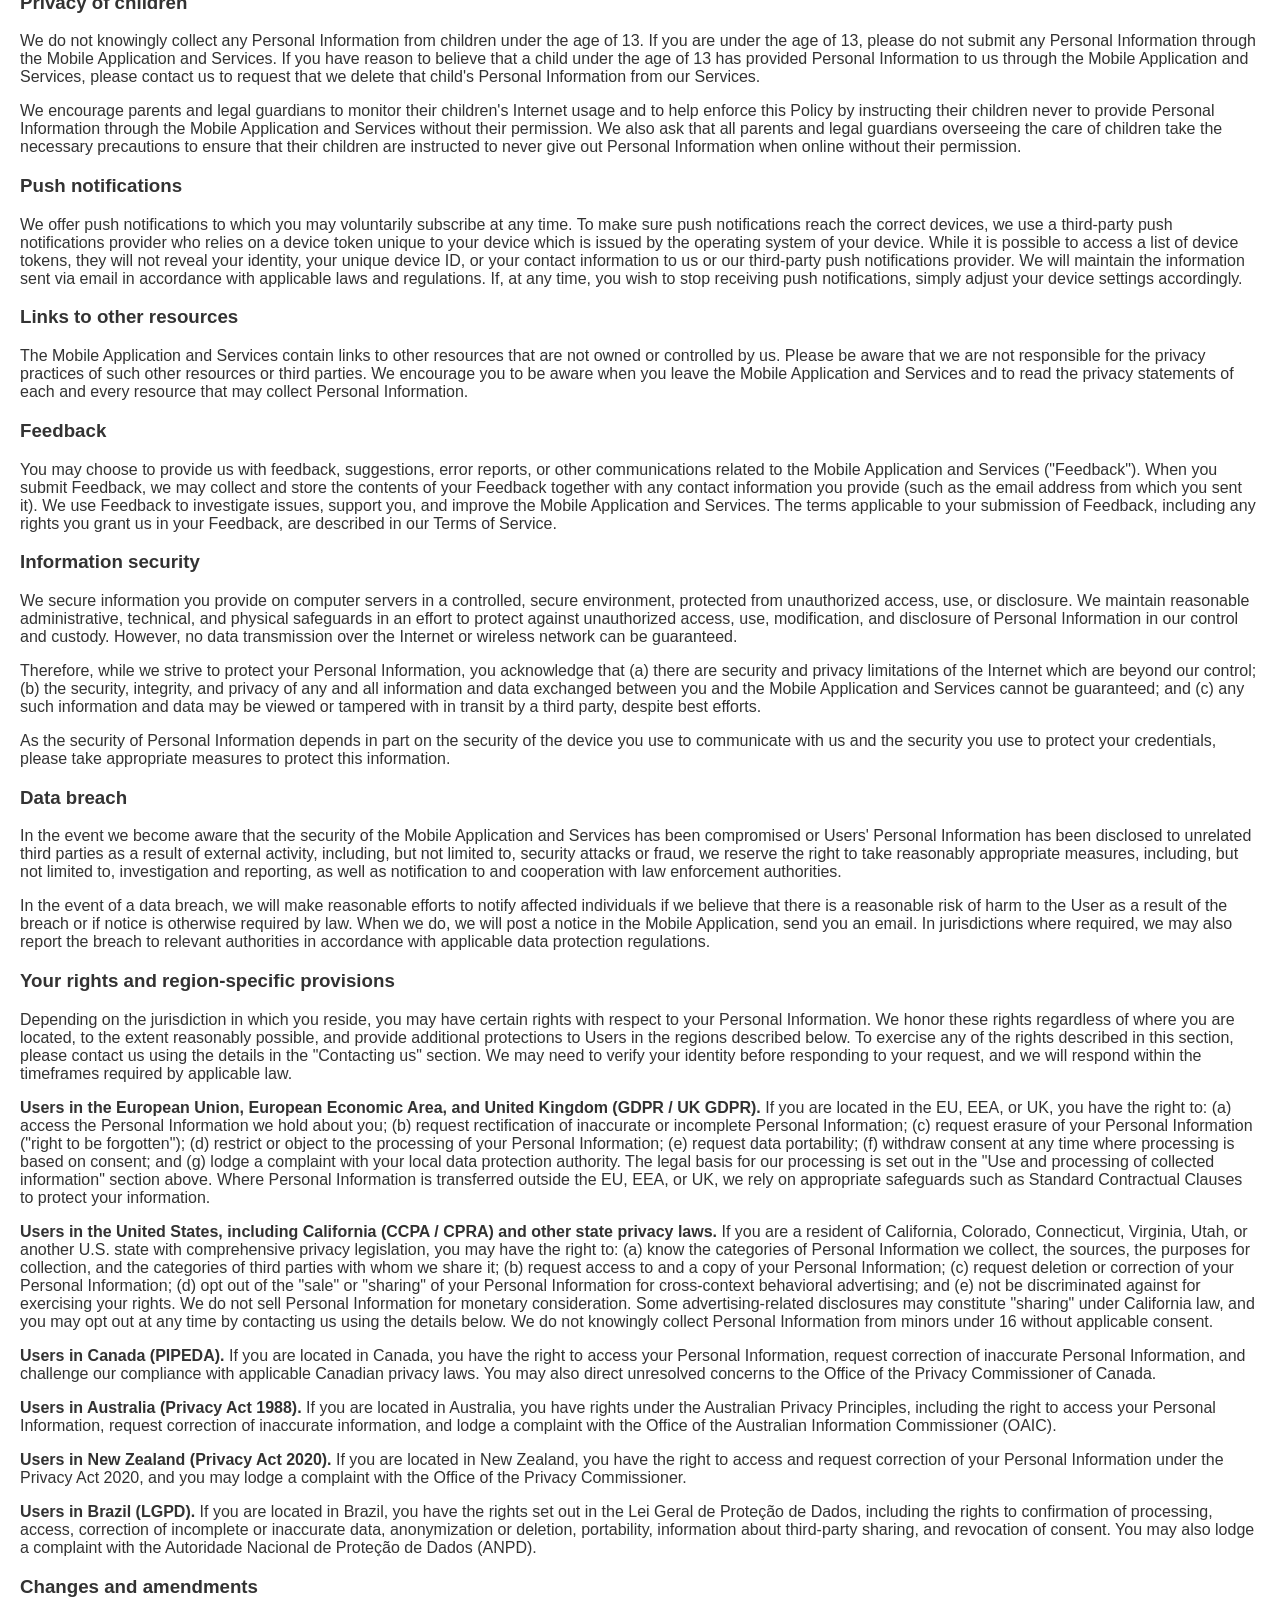
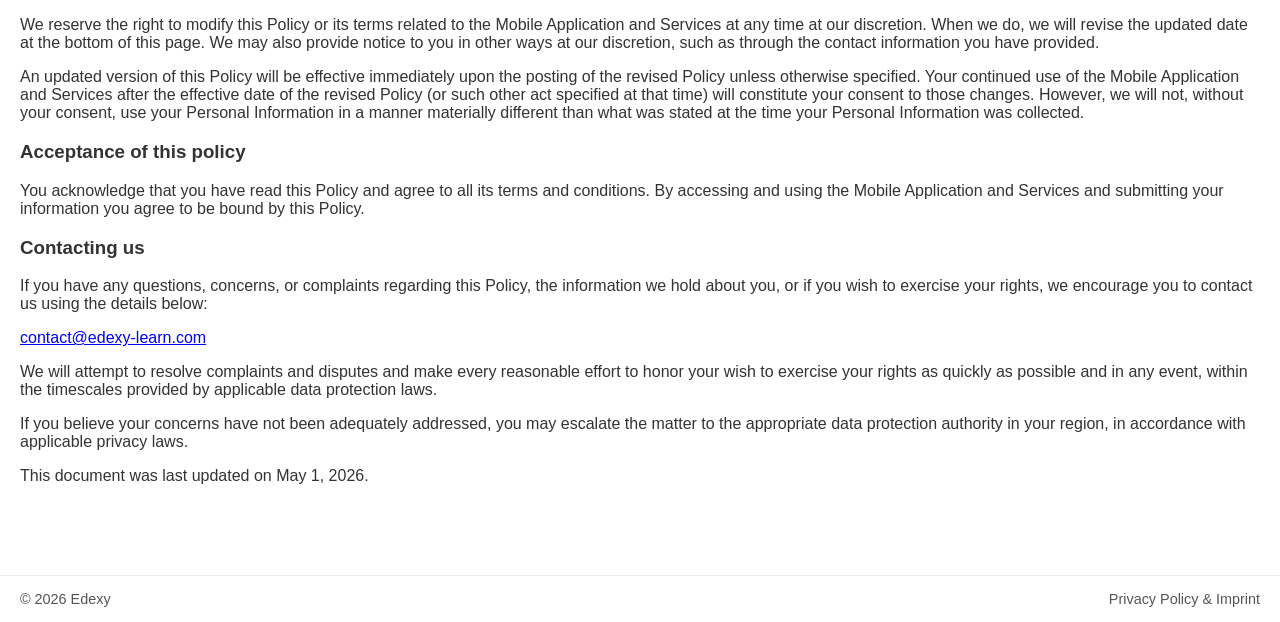
<file: privacypolicy.html>
<!doctype html>
<html lang="en">
  <head>
    <meta charset="UTF-8" />
    <meta name="viewport" content="width=device-width, initial-scale=1.0" />
    <title>Privacy Policy - Edexy</title>
    <link rel="stylesheet" href="style.css" />
    <link rel="icon" type="image/png" href="img/favicon.png" />
    <link rel="apple-touch-icon" href="img/favicon.png" />
  </head>
  <body>
    <header class="banner">
      <div class="scrolling-background"></div>
      <div class="top-image"></div>
      <div class="logo-container">
        <img src="img/LogoNoShadow.webp" alt="Edexy Logo" class="logo" />
      </div>
      <div class="clickable-overlay">
        <a href="index.html"></a>
      </div>
    </header>

    <main>
      <section class="imprint-info">
        <h2>Privacy policy</h2>
        <p>
          We respect your privacy and are committed to protecting it through our
          compliance with this privacy policy ("Policy"). This Policy describes
          the types of information we may collect from you or that you may
          provide ("Personal Information") in the "PangoLand" (fka Langolin the
          Pangolin) mobile application ("Mobile Application" or "Service") and
          any of its related products and services (collectively, "Services"),
          and our practices for collecting, using, maintaining, protecting, and
          disclosing that Personal Information. It also describes the choices
          available to you regarding our use of your Personal Information and
          how you can access and update it.
        </p>
        <p>
          This Policy is a legally binding agreement between you ("User", "you"
          or "your") and edexy ("edexy", "we", "us" or "our"). If you are
          entering into this Policy on behalf of a business or other legal
          entity, you represent that you have the authority to bind such entity
          to this Policy, in which case the terms "User", "you" or "your" shall
          refer to such entity. If you do not have such authority, or if you do
          not agree with the terms of this Policy, you must not accept this
          Policy and may not access and use the Mobile Application and Services.
          By accessing and using the Mobile Application and Services, you
          acknowledge that you have read, understood, and agree to be bound by
          the terms of this Policy. This Policy does not apply to the practices
          of companies that we do not own or control, or to individuals that we
          do not employ or manage.
        </p>

        <h3>Table of contents</h3>
        <ol>
          <li>Automatic collection of information</li>
          <li>Collection of personal information</li>
          <li>Use and processing of collected information</li>
          <li>Managing information</li>
          <li>Disclosure of information</li>
          <li>Retention of information</li>
          <li>In-app purchases and subscriptions</li>
          <li>Data analytics</li>
          <li>Privacy of children</li>
          <li>Push notifications</li>
          <li>Links to other resources</li>
          <li>Feedback</li>
          <li>Information security</li>
          <li>Data breach</li>
          <li>Your rights and region-specific provisions</li>
          <li>Changes and amendments</li>
          <li>Acceptance of this policy</li>
          <li>Contacting us</li>
        </ol>

        <h3>Automatic collection of information</h3>
        <p>
          When you use the Mobile Application, our servers automatically record
          information that your device sends. This data may include information
          such as your device's IP address and location, device name and
          version, operating system type and version, language preferences,
          information you search for in the Mobile Application, access times and
          dates, and other statistics.
        </p>
        <p>
          Information collected automatically is used only to identify potential
          cases of abuse and establish statistical information regarding the
          usage of the Mobile Application and Services. This statistical
          information is not otherwise aggregated in such a way that would
          identify any particular User of the system.
        </p>

        <h3>Collection of personal information</h3>
        <p>
          You can access and use the Mobile Application and Services without
          telling us who you are or revealing any information by which someone
          could identify you as a specific, identifiable individual. If,
          however, you wish to use some of the features offered in the Mobile
          Application, you may be asked to provide certain Personal Information
          (for example, your name and email address).
        </p>
        <p>
          We receive and store any information you knowingly provide to us when
          you create an account, or fill any forms in the Mobile Application.
          When required, this information may include the following:
        </p>
        <ul>
          <li>
            Account details (such as user name, unique user ID, password, etc)
          </li>
          <li>
            Contact information (such as email address, phone number, etc)
          </li>
          <li>
            Basic personal information (such as name, country of residence, etc)
          </li>
        </ul>
        <p>
          We offer the option to create an account or sign in to the Mobile
          Application using third-party authentication providers, including Sign
          in with Apple and Google Sign-In. When you choose to sign in this way,
          the third-party provider may share certain Personal Information with
          us, such as your name, email address (or, in the case of Sign in with
          Apple, a private relay email address), and a unique user identifier.
          The information we receive depends on the provider you select and your
          privacy settings with that provider. The use of these third-party
          authentication services is governed by the privacy policies of Apple
          and Google, respectively.
        </p>
        <p>
          You can choose not to provide us with your Personal Information, but
          then you may not be able to take advantage of some of the features in
          the Mobile Application. Users who are uncertain about what information
          is mandatory are welcome to contact us.
        </p>

        <h3>Use and processing of collected information</h3>
        <p>
          We act as a data controller and a data processor when handling
          Personal Information, unless we have entered into a data processing
          agreement with you in which case you would be the data controller and
          we would be the data processor.
        </p>
        <p>
          Our role may also differ depending on the specific situation involving
          Personal Information. We act in the capacity of a data controller when
          we ask you to submit your Personal Information that is necessary to
          ensure your access and use of the Mobile Application and Services. In
          such instances, we are a data controller because we determine the
          purposes and means of the processing of Personal Information.
        </p>
        <p>
          We act in the capacity of a data processor in situations when you
          submit Personal Information through the Mobile Application and
          Services. We do not own, control, or make decisions about the
          submitted Personal Information, and such Personal Information is
          processed only in accordance with your instructions. In such
          instances, the User providing Personal Information acts as a data
          controller.
        </p>
        <p>
          In order to make the Mobile Application and Services available to you,
          or to meet a legal obligation, we may need to collect and use certain
          Personal Information. If you do not provide the information that we
          request, we may not be able to provide you with the requested products
          or services. Any of the information we collect from you may be used
          for the following purposes:
        </p>
        <ul>
          <li>Create and manage user accounts</li>
          <li>Improve user experience</li>
          <li>Run and operate the Mobile Application and Services</li>
        </ul>
        <p>
          Processing your Personal Information depends on how you interact with
          the Mobile Application and Services, where you are located in the
          world and if one of the following applies: (a) you have given your
          consent for one or more specific purposes; (b) provision of
          information is necessary for the performance of this Policy with you
          and/or for any pre-contractual obligations thereof; (c) processing is
          necessary for compliance with a legal obligation to which you are
          subject; (d) processing is related to a task that is carried out in
          the public interest or in the exercise of official authority vested in
          us; (e) processing is necessary for the purposes of the legitimate
          interests pursued by us or by a third party.
        </p>
        <p>
          Note that under some legislations we may be allowed to process
          information until you object to such processing by opting out, without
          having to rely on consent or any other of the legal bases. In any
          case, we will be happy to clarify the specific legal basis that
          applies to the processing, and in particular whether the provision of
          Personal Information is a statutory or contractual requirement, or a
          requirement necessary to enter into a contract.
        </p>

        <h3>Managing information</h3>
        <p>
          You are able to delete certain Personal Information we have about you.
          The Personal Information you can delete may change as the Mobile
          Application and Services change. When you delete Personal Information,
          however, we may maintain a copy of the unrevised Personal Information
          in our records for the duration necessary to comply with our
          obligations to our affiliates and partners, and for the purposes
          described below. If you would like to delete your Personal Information
          or permanently delete your account, you can do so on the settings page
          of your account in the Mobile Application.
        </p>

        <h3>Disclosure of information</h3>
        <p>
          Depending on the requested Services or as necessary to complete any
          transaction or provide any Service you have requested, we may share
          your information with our contracted companies, and service providers
          (collectively, "Service Providers") we rely upon to assist in the
          operation of the Mobile Application and Services available to you and
          whose privacy policies are consistent with ours or who agree to abide
          by our policies with respect to Personal Information. Except as
          described in this Policy, we will not share your Personal Information
          with unaffiliated third parties for their own independent marketing
          or commercial purposes.
        </p>
        <p>
          Service Providers are not authorized to use or disclose your
          information except as necessary to perform services on our behalf or
          comply with legal requirements. Service Providers are given the
          information they need only in order to perform their designated
          functions, and we do not authorize them to use or disclose any of the
          provided information for their own marketing or other purposes. We
          will share and disclose your information only with the following
          categories of Service Providers:
        </p>
        <ul>
          <li>Cloud computing services</li>
          <li>Communication and collaboration services</li>
          <li>Data analytics services</li>
          <li>Advertising and marketing measurement services</li>
          <li>Data storage services</li>
          <li>User authentication services</li>
        </ul>
        <p>
          We may also disclose any Personal Information we collect, use or
          receive if required or permitted by law, such as to comply with a
          subpoena or similar legal process, and when we believe in good faith
          that disclosure is necessary to protect our rights, protect your
          safety or the safety of others, investigate fraud, or respond to a
          government request.
        </p>
        <p>
          If we, or substantially all of our assets, are acquired by a third
          party, or in the event of a merger, reorganization, dissolution,
          bankruptcy, or sale of all or a portion of our business or assets,
          your Personal Information may be transferred or disclosed to the
          acquiring or successor entity as part of such transaction. In any such
          event, we will take reasonable steps to ensure that your Personal
          Information continues to be protected in accordance with this Policy
          and to notify you in advance where required by applicable law.
        </p>

        <h3>Retention of information</h3>
        <p>
          We will retain and use your Personal Information for the period
          necessary to comply with our legal obligations, as long as your user
          account remains active, until the purchase order or Services are
          fulfilled, to enforce our Policy, resolve disputes, and unless a
          longer retention period is required or permitted by law.
        </p>
        <p>
          We may use any aggregated data derived from or incorporating your
          Personal Information after you update or delete it, but not in a
          manner that would identify you personally. Once the retention period
          expires, Personal Information shall be deleted. Therefore, the right
          to access, the right to erasure, the right to rectification, and the
          right to data portability cannot be enforced after the expiration of
          the retention period.
        </p>

        <h3>In-app purchases and subscriptions</h3>
        <p>
          The Mobile Application offers in-app purchases, including one-time
          purchases and recurring subscriptions, which are processed exclusively
          through the Apple App Store and Google Play Store. We do not collect,
          process, or store your payment card details, bank account information,
          or other payment credentials. The Apple App Store and Google Play
          Store handle all payment processing and are responsible for the
          collection and use of your payment information in accordance with
          their own privacy policies and terms.
        </p>
        <p>
          We may receive limited information about your in-app purchases, such
          as the product purchased, the transaction identifier, the purchase
          date, and the purchase amount. We use this information to deliver the
          purchased content or features to you, validate purchases, prevent
          fraud, and comply with our legal, accounting, and tax obligations.
          Records of in-app purchases may be retained for the period required by
          applicable tax, accounting, and consumer protection laws.
        </p>
        <p>
          Some features of the Service are available on a subscription basis,
          and we may offer free trials of these subscriptions. The Apple App
          Store and Google Play Store manage all subscription billing, renewals,
          free trial conversion, and cancellation. We receive subscription
          status events (such as the start, renewal, cancellation, or expiration
          of a subscription) and use this information to grant or revoke access
          to subscription features, support customer inquiries, prevent fraud,
          and comply with our legal and accounting obligations. We do not
          receive your payment method details from these subscription
          transactions.
        </p>

        <h3>Data analytics</h3>
        <p>
          Our Mobile Application and Services use third-party analytics and
          advertising measurement tools to collect standard usage and device
          information. The third-party providers we currently use include the
          Meta SDK (for Meta Ads measurement and attribution) and Unity Game
          Services. The information gathered is used to compile statistical
          reports on User activity, measure the performance of our marketing
          campaigns, and improve our Mobile Application and Services.
        </p>
        <p>
          These providers may receive technical identifiers such as your
          device's advertising identifier (IDFA on iOS, GAID on Android), IP
          address, application identifiers, and event data, which may be
          considered personal information under some privacy laws. The use of
          information by these providers is governed by their respective privacy
          policies. We strive to limit the data shared with these providers to
          what is necessary for the purposes described above and to use
          privacy-preserving features (such as anonymized or aggregated event
          reporting) where reasonably available.
        </p>

        <h3>Privacy of children</h3>
        <p>
          We do not knowingly collect any Personal Information from children
          under the age of 13. If you are under the age of 13, please do not
          submit any Personal Information through the Mobile Application and
          Services. If you have reason to believe that a child under the age of
          13 has provided Personal Information to us through the Mobile
          Application and Services, please contact us to request that we delete
          that child's Personal Information from our Services.
        </p>
        <p>
          We encourage parents and legal guardians to monitor their children's
          Internet usage and to help enforce this Policy by instructing their
          children never to provide Personal Information through the Mobile
          Application and Services without their permission. We also ask that
          all parents and legal guardians overseeing the care of children take
          the necessary precautions to ensure that their children are instructed
          to never give out Personal Information when online without their
          permission.
        </p>

        <h3>Push notifications</h3>
        <p>
          We offer push notifications to which you may voluntarily subscribe at
          any time. To make sure push notifications reach the correct devices,
          we use a third-party push notifications provider who relies on a
          device token unique to your device which is issued by the operating
          system of your device. While it is possible to access a list of device
          tokens, they will not reveal your identity, your unique device ID, or
          your contact information to us or our third-party push notifications
          provider. We will maintain the information sent via email in
          accordance with applicable laws and regulations. If, at any time, you
          wish to stop receiving push notifications, simply adjust your device
          settings accordingly.
        </p>

        <h3>Links to other resources</h3>
        <p>
          The Mobile Application and Services contain links to other resources
          that are not owned or controlled by us. Please be aware that we are
          not responsible for the privacy practices of such other resources or
          third parties. We encourage you to be aware when you leave the Mobile
          Application and Services and to read the privacy statements of each
          and every resource that may collect Personal Information.
        </p>

        <h3>Feedback</h3>
        <p>
          You may choose to provide us with feedback, suggestions, error
          reports, or other communications related to the Mobile Application
          and Services ("Feedback"). When you submit Feedback, we may collect
          and store the contents of your Feedback together with any contact
          information you provide (such as the email address from which you
          sent it). We use Feedback to investigate issues, support you, and
          improve the Mobile Application and Services. The terms applicable to
          your submission of Feedback, including any rights you grant us in
          your Feedback, are described in our Terms of Service.
        </p>

        <h3>Information security</h3>
        <p>
          We secure information you provide on computer servers in a controlled,
          secure environment, protected from unauthorized access, use, or
          disclosure. We maintain reasonable administrative, technical, and
          physical safeguards in an effort to protect against unauthorized
          access, use, modification, and disclosure of Personal Information in
          our control and custody. However, no data transmission over the
          Internet or wireless network can be guaranteed.
        </p>
        <p>
          Therefore, while we strive to protect your Personal Information, you
          acknowledge that (a) there are security and privacy limitations of the
          Internet which are beyond our control; (b) the security, integrity,
          and privacy of any and all information and data exchanged between you
          and the Mobile Application and Services cannot be guaranteed; and (c)
          any such information and data may be viewed or tampered with in
          transit by a third party, despite best efforts.
        </p>
        <p>
          As the security of Personal Information depends in part on the
          security of the device you use to communicate with us and the security
          you use to protect your credentials, please take appropriate measures
          to protect this information.
        </p>

        <h3>Data breach</h3>
        <p>
          In the event we become aware that the security of the Mobile
          Application and Services has been compromised or Users' Personal
          Information has been disclosed to unrelated third parties as a result
          of external activity, including, but not limited to, security attacks
          or fraud, we reserve the right to take reasonably appropriate
          measures, including, but not limited to, investigation and reporting,
          as well as notification to and cooperation with law enforcement
          authorities.
        </p>
        <p>
          In the event of a data breach, we will make reasonable efforts to
          notify affected individuals if we believe that there is a reasonable
          risk of harm to the User as a result of the breach or if notice is
          otherwise required by law. When we do, we will post a notice in the
          Mobile Application, send you an email. In jurisdictions where
          required, we may also report the breach to relevant authorities in
          accordance with applicable data protection regulations.
        </p>

        <h3>Your rights and region-specific provisions</h3>
        <p>
          Depending on the jurisdiction in which you reside, you may have
          certain rights with respect to your Personal Information. We honor
          these rights regardless of where you are located, to the extent
          reasonably possible, and provide additional protections to Users in
          the regions described below. To exercise any of the rights described
          in this section, please contact us using the details in the
          "Contacting us" section. We may need to verify your identity before
          responding to your request, and we will respond within the timeframes
          required by applicable law.
        </p>
        <p>
          <strong
            >Users in the European Union, European Economic Area, and United
            Kingdom (GDPR / UK GDPR).</strong
          >
          If you are located in the EU, EEA, or UK, you have the right to: (a)
          access the Personal Information we hold about you; (b) request
          rectification of inaccurate or incomplete Personal Information; (c)
          request erasure of your Personal Information ("right to be
          forgotten"); (d) restrict or object to the processing of your Personal
          Information; (e) request data portability; (f) withdraw consent at any
          time where processing is based on consent; and (g) lodge a complaint
          with your local data protection authority. The legal basis for our
          processing is set out in the "Use and processing of collected
          information" section above. Where Personal Information is transferred
          outside the EU, EEA, or UK, we rely on appropriate safeguards such as
          Standard Contractual Clauses to protect your information.
        </p>
        <p>
          <strong
            >Users in the United States, including California (CCPA / CPRA) and
            other state privacy laws.</strong
          >
          If you are a resident of California, Colorado, Connecticut, Virginia,
          Utah, or another U.S. state with comprehensive privacy legislation,
          you may have the right to: (a) know the categories of Personal
          Information we collect, the sources, the purposes for collection, and
          the categories of third parties with whom we share it; (b) request
          access to and a copy of your Personal Information; (c) request
          deletion or correction of your Personal Information; (d) opt out of
          the "sale" or "sharing" of your Personal Information for cross-context
          behavioral advertising; and (e) not be discriminated against for
          exercising your rights. We do not sell Personal Information for
          monetary consideration. Some advertising-related disclosures may
          constitute "sharing" under California law, and you may opt out at any
          time by contacting us using the details below. We do not knowingly
          collect Personal Information from minors under 16 without applicable
          consent.
        </p>
        <p>
          <strong>Users in Canada (PIPEDA).</strong> If you are located in
          Canada, you have the right to access your Personal Information,
          request correction of inaccurate Personal Information, and challenge
          our compliance with applicable Canadian privacy laws. You may also
          direct unresolved concerns to the Office of the Privacy Commissioner
          of Canada.
        </p>
        <p>
          <strong>Users in Australia (Privacy Act 1988).</strong> If you are
          located in Australia, you have rights under the Australian Privacy
          Principles, including the right to access your Personal Information,
          request correction of inaccurate information, and lodge a complaint
          with the Office of the Australian Information Commissioner (OAIC).
        </p>
        <p>
          <strong>Users in New Zealand (Privacy Act 2020).</strong> If you are
          located in New Zealand, you have the right to access and request
          correction of your Personal Information under the Privacy Act 2020,
          and you may lodge a complaint with the Office of the Privacy
          Commissioner.
        </p>
        <p>
          <strong>Users in Brazil (LGPD).</strong> If you are located in Brazil,
          you have the rights set out in the Lei Geral de Proteção de Dados,
          including the rights to confirmation of processing, access, correction
          of incomplete or inaccurate data, anonymization or deletion,
          portability, information about third-party sharing, and revocation of
          consent. You may also lodge a complaint with the Autoridade Nacional
          de Proteção de Dados (ANPD).
        </p>

        <h3>Changes and amendments</h3>
        <p>
          We reserve the right to modify this Policy or its terms related to the
          Mobile Application and Services at any time at our discretion. When we
          do, we will revise the updated date at the bottom of this page. We may
          also provide notice to you in other ways at our discretion, such as
          through the contact information you have provided.
        </p>
        <p>
          An updated version of this Policy will be effective immediately upon
          the posting of the revised Policy unless otherwise specified. Your
          continued use of the Mobile Application and Services after the
          effective date of the revised Policy (or such other act specified at
          that time) will constitute your consent to those changes. However, we
          will not, without your consent, use your Personal Information in a
          manner materially different than what was stated at the time your
          Personal Information was collected.
        </p>

        <h3>Acceptance of this policy</h3>
        <p>
          You acknowledge that you have read this Policy and agree to all its
          terms and conditions. By accessing and using the Mobile Application
          and Services and submitting your information you agree to be bound by
          this Policy.
        </p>

        <h3>Contacting us</h3>
        <p>
          If you have any questions, concerns, or complaints regarding this
          Policy, the information we hold about you, or if you wish to exercise
          your rights, we encourage you to contact us using the details below:
        </p>
        <p>
          <a href="mailto:contact@edexy-learn.com">contact@edexy-learn.com</a>
        </p>
        <p>
          We will attempt to resolve complaints and disputes and make every
          reasonable effort to honor your wish to exercise your rights as
          quickly as possible and in any event, within the timescales provided
          by applicable data protection laws.
        </p>
        <p>
          If you believe your concerns have not been adequately addressed, you
          may escalate the matter to the appropriate data protection authority
          in your region, in accordance with applicable privacy laws.
        </p>
        <p>This document was last updated on May 1, 2026.</p>
      </section>
    </main>

    <footer>
      <span class="copyright">© 2026 Edexy</span>
      <a href="imprint.html" class="footer-link"
        >Privacy Policy &amp; Imprint</a
      >
    </footer>
  </body>
</html>
</file>
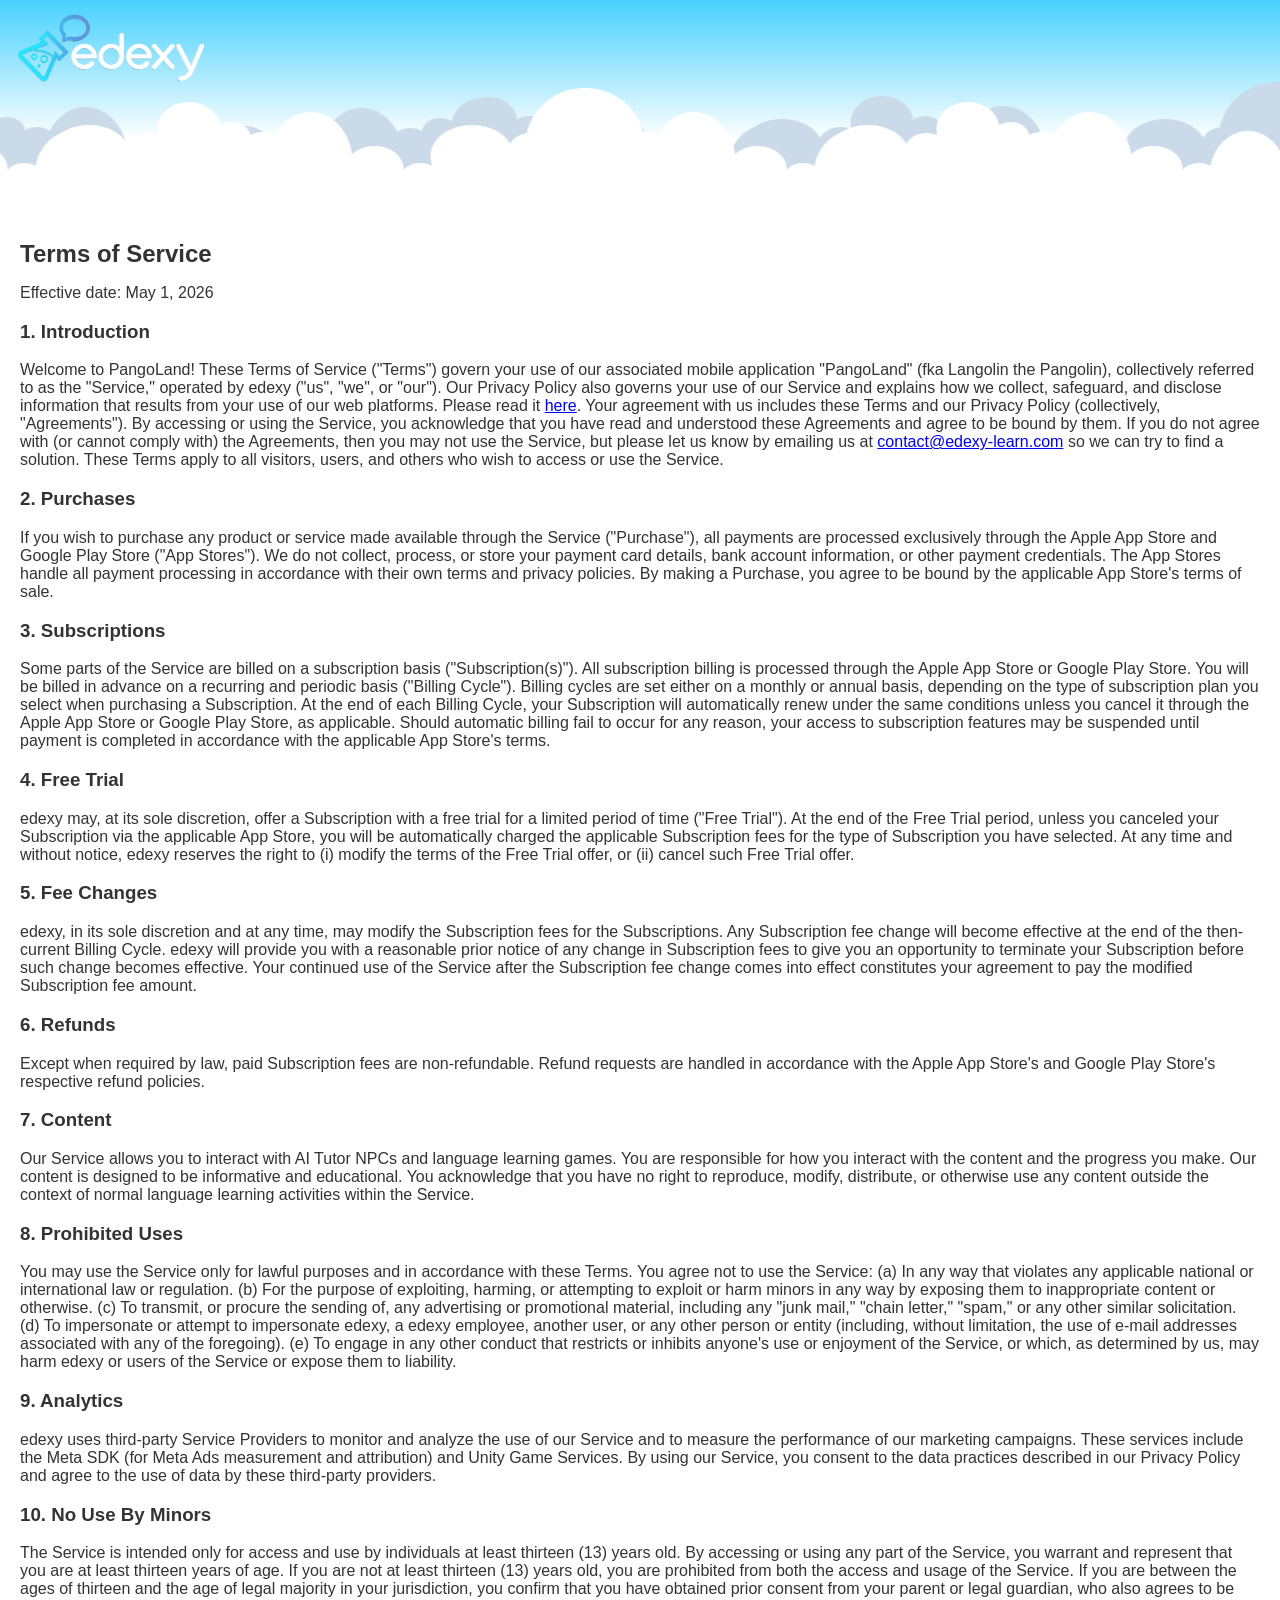
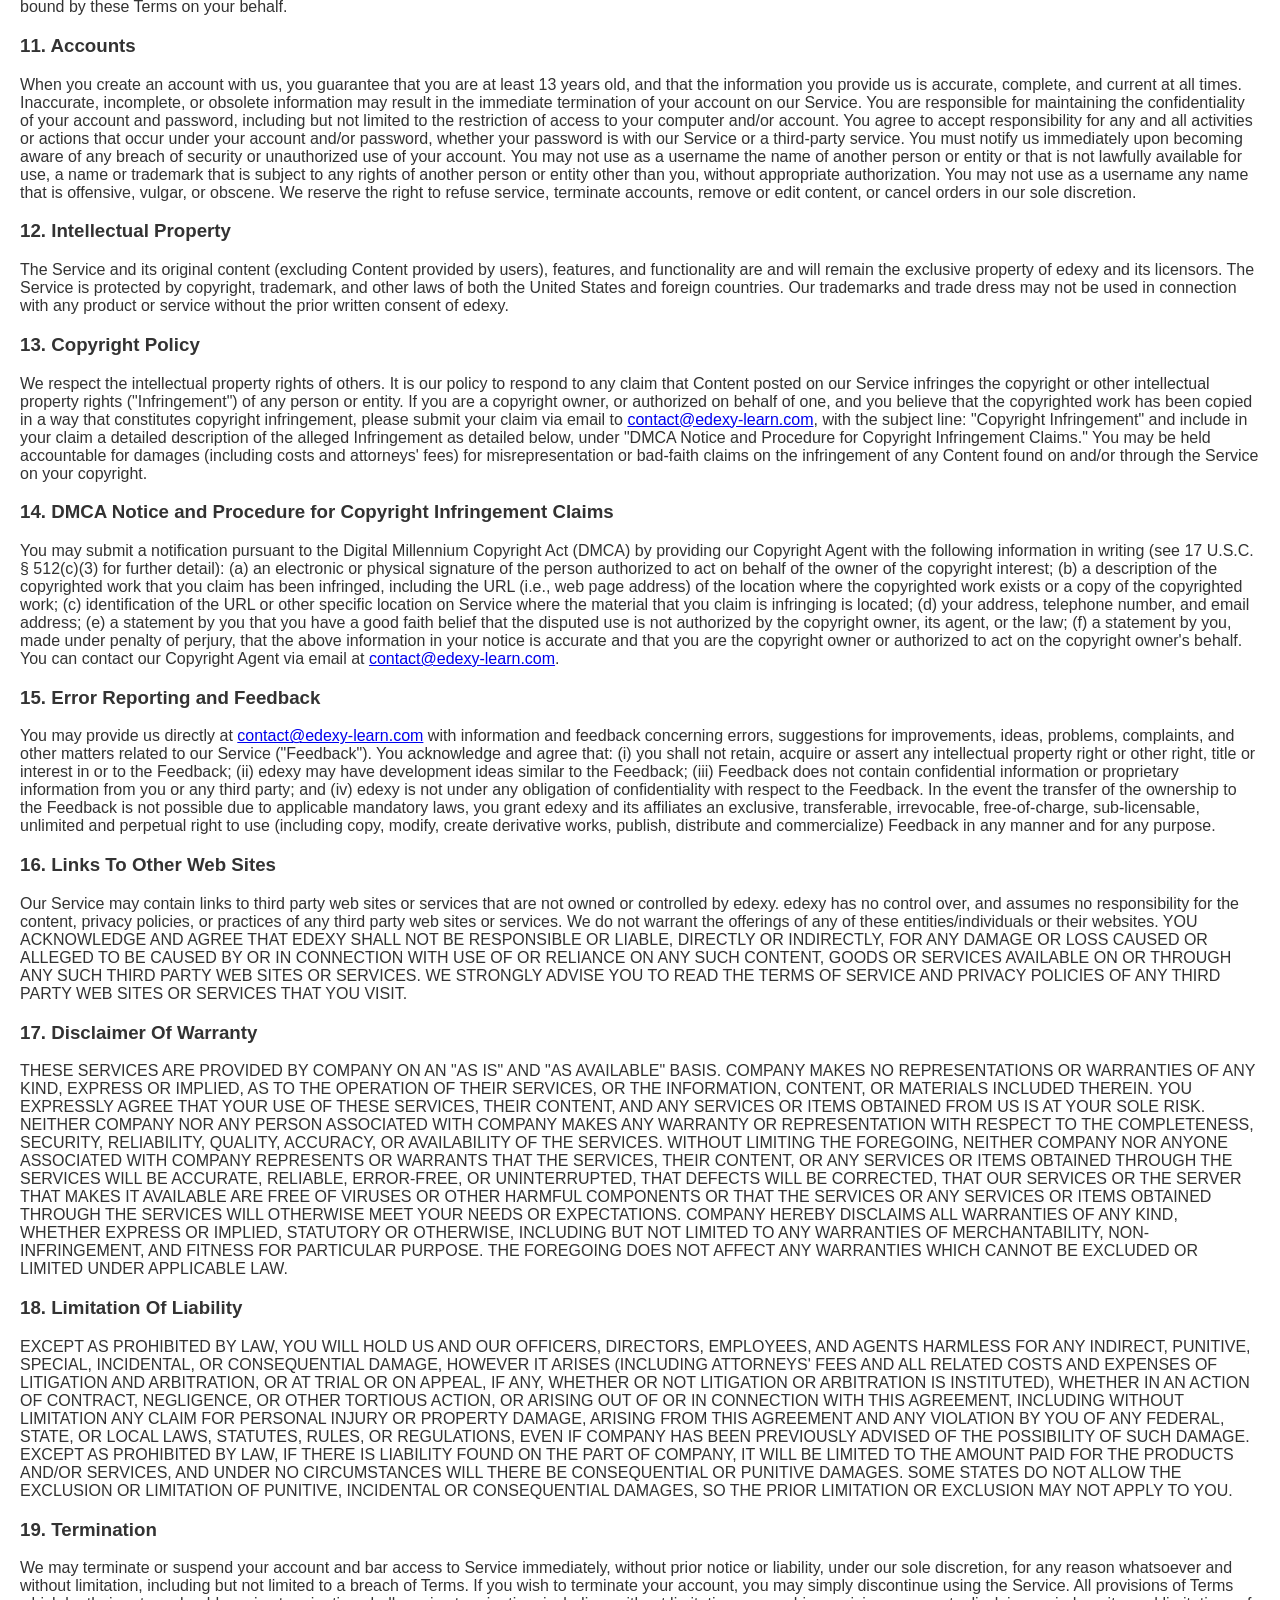
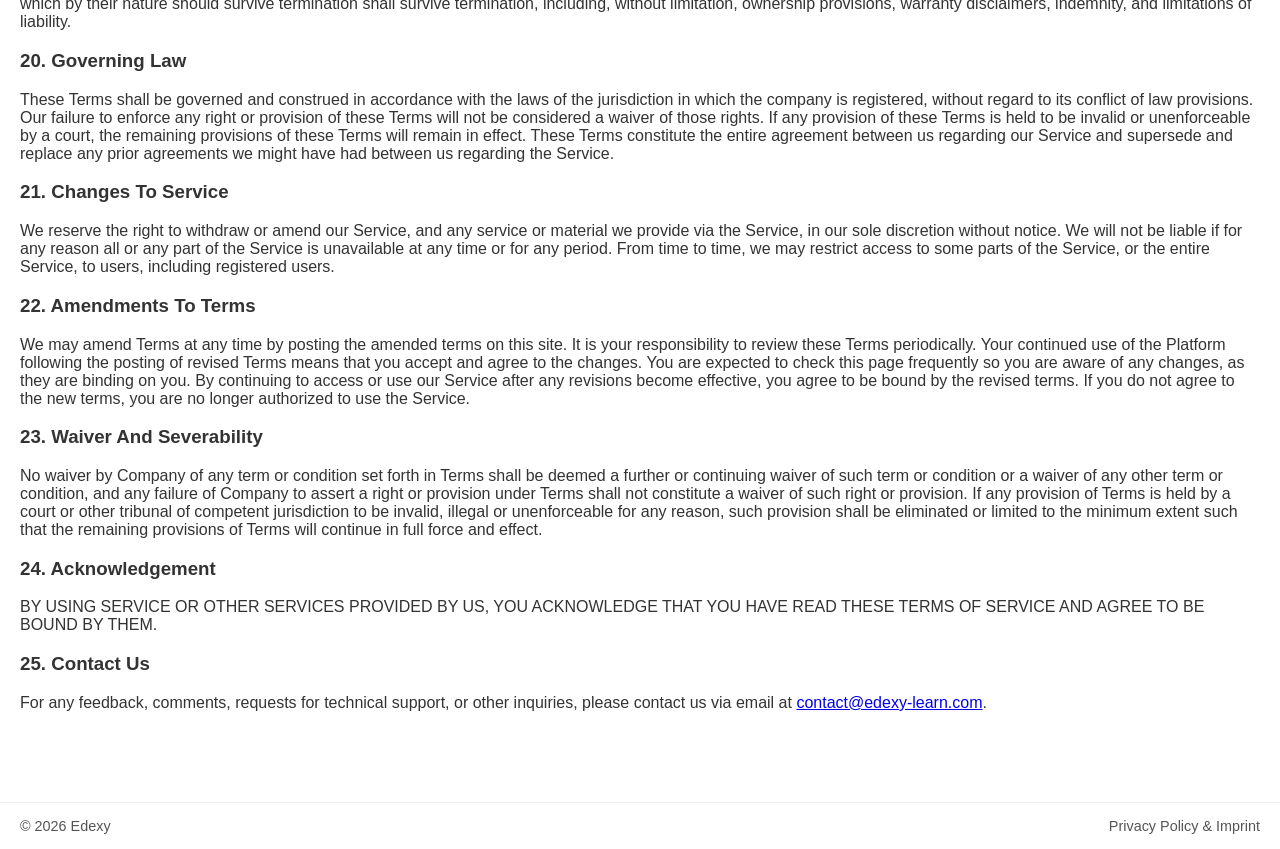
<file: tos.html>
<!doctype html>
<html lang="en">
  <head>
    <meta charset="UTF-8" />
    <meta name="viewport" content="width=device-width, initial-scale=1.0" />
    <title>Terms of Service - Edexy</title>
    <link rel="stylesheet" href="style.css" />
    <link rel="icon" type="image/png" href="img/favicon.png" />
    <link rel="apple-touch-icon" href="img/favicon.png" />
  </head>
  <body>
    <header class="banner">
      <div class="scrolling-background"></div>
      <div class="top-image"></div>
      <div class="logo-container">
        <img src="img/LogoNoShadow.webp" alt="Edexy Logo" class="logo" />
      </div>
      <div class="clickable-overlay">
        <a href="index.html"></a>
      </div>
    </header>

    <main>
      <section class="imprint-info">
        <h2>Terms of Service</h2>
        <p>Effective date: May 1, 2026</p>

        <h3>1. Introduction</h3>
        <p>
          Welcome to PangoLand! These Terms of Service ("Terms") govern your use
          of our associated mobile application "PangoLand" (fka Langolin the
          Pangolin), collectively referred to as the "Service," operated by
          edexy ("us", "we", or "our"). Our Privacy Policy also governs your use
          of our Service and explains how we collect, safeguard, and disclose
          information that results from your use of our web platforms. Please
          read it
          <a href="privacypolicy.html">here</a>. Your agreement with us includes
          these Terms and our Privacy Policy (collectively, "Agreements"). By
          accessing or using the Service, you acknowledge that you have read and
          understood these Agreements and agree to be bound by them. If you do
          not agree with (or cannot comply with) the Agreements, then you may
          not use the Service, but please let us know by emailing us at
          <a href="mailto:contact@edexy-learn.com">contact@edexy-learn.com</a>
          so we can try to find a solution. These Terms apply to all visitors,
          users, and others who wish to access or use the Service.
        </p>

        <h3>2. Purchases</h3>
        <p>
          If you wish to purchase any product or service made available through
          the Service ("Purchase"), all payments are processed exclusively
          through the Apple App Store and Google Play Store ("App Stores"). We
          do not collect, process, or store your payment card details, bank
          account information, or other payment credentials. The App Stores
          handle all payment processing in accordance with their own terms and
          privacy policies. By making a Purchase, you agree to be bound by the
          applicable App Store's terms of sale.
        </p>

        <h3>3. Subscriptions</h3>
        <p>
          Some parts of the Service are billed on a subscription basis
          ("Subscription(s)"). All subscription billing is processed through the
          Apple App Store or Google Play Store. You will be billed in advance on
          a recurring and periodic basis ("Billing Cycle"). Billing cycles are
          set either on a monthly or annual basis, depending on the type of
          subscription plan you select when purchasing a Subscription. At the
          end of each Billing Cycle, your Subscription will automatically renew
          under the same conditions unless you cancel it through the Apple App
          Store or Google Play Store, as applicable. Should automatic billing
          fail to occur for any reason, your access to subscription features may
          be suspended until payment is completed in accordance with the
          applicable App Store's terms.
        </p>

        <h3>4. Free Trial</h3>
        <p>
          edexy may, at its sole discretion, offer a Subscription with a free
          trial for a limited period of time ("Free Trial"). At the end of the
          Free Trial period, unless you canceled your Subscription via the
          applicable App Store, you will be automatically charged the applicable
          Subscription fees for the type of Subscription you have selected. At
          any time and without notice, edexy reserves the right to (i) modify
          the terms of the Free Trial offer, or (ii) cancel such Free Trial
          offer.
        </p>

        <h3>5. Fee Changes</h3>
        <p>
          edexy, in its sole discretion and at any time, may modify the
          Subscription fees for the Subscriptions. Any Subscription fee change
          will become effective at the end of the then-current Billing Cycle.
          edexy will provide you with a reasonable prior notice of any change in
          Subscription fees to give you an opportunity to terminate your
          Subscription before such change becomes effective. Your continued use
          of the Service after the Subscription fee change comes into effect
          constitutes your agreement to pay the modified Subscription fee
          amount.
        </p>

        <h3>6. Refunds</h3>
        <p>
          Except when required by law, paid Subscription fees are
          non-refundable. Refund requests are handled in accordance with the
          Apple App Store's and Google Play Store's respective refund policies.
        </p>

        <h3>7. Content</h3>
        <p>
          Our Service allows you to interact with AI Tutor NPCs and language
          learning games. You are responsible for how you interact with the
          content and the progress you make. Our content is designed to be
          informative and educational. You acknowledge that you have no right to
          reproduce, modify, distribute, or otherwise use any content outside
          the context of normal language learning activities within the Service.
        </p>

        <h3>8. Prohibited Uses</h3>
        <p>
          You may use the Service only for lawful purposes and in accordance
          with these Terms. You agree not to use the Service: (a) In any way
          that violates any applicable national or international law or
          regulation. (b) For the purpose of exploiting, harming, or attempting
          to exploit or harm minors in any way by exposing them to inappropriate
          content or otherwise. (c) To transmit, or procure the sending of, any
          advertising or promotional material, including any "junk mail," "chain
          letter," "spam," or any other similar solicitation. (d) To impersonate
          or attempt to impersonate edexy, a edexy employee, another user, or
          any other person or entity (including, without limitation, the use of
          e-mail addresses associated with any of the foregoing). (e) To engage
          in any other conduct that restricts or inhibits anyone's use or
          enjoyment of the Service, or which, as determined by us, may harm
          edexy or users of the Service or expose them to liability.
        </p>

        <h3>9. Analytics</h3>
        <p>
          edexy uses third-party Service Providers to monitor and analyze the
          use of our Service and to measure the performance of our marketing
          campaigns. These services include the Meta SDK (for Meta Ads
          measurement and attribution) and Unity Game Services. By using our
          Service, you consent to the data practices described in our Privacy
          Policy and agree to the use of data by these third-party providers.
        </p>

        <h3>10. No Use By Minors</h3>
        <p>
          The Service is intended only for access and use by individuals at
          least thirteen (13) years old. By accessing or using any part of the
          Service, you warrant and represent that you are at least thirteen
          years of age. If you are not at least thirteen (13) years old, you are
          prohibited from both the access and usage of the Service. If you are
          between the ages of thirteen and the age of legal majority in your
          jurisdiction, you confirm that you have obtained prior consent from
          your parent or legal guardian, who also agrees to be bound by these
          Terms on your behalf.
        </p>

        <h3>11. Accounts</h3>
        <p>
          When you create an account with us, you guarantee that you are at
          least 13 years old, and that the information you provide us is
          accurate, complete, and current at all times. Inaccurate, incomplete,
          or obsolete information may result in the immediate termination of
          your account on our Service. You are responsible for maintaining the
          confidentiality of your account and password, including but not
          limited to the restriction of access to your computer and/or account.
          You agree to accept responsibility for any and all activities or
          actions that occur under your account and/or password, whether your
          password is with our Service or a third-party service. You must notify
          us immediately upon becoming aware of any breach of security or
          unauthorized use of your account. You may not use as a username the
          name of another person or entity or that is not lawfully available for
          use, a name or trademark that is subject to any rights of another
          person or entity other than you, without appropriate authorization.
          You may not use as a username any name that is offensive, vulgar, or
          obscene. We reserve the right to refuse service, terminate accounts,
          remove or edit content, or cancel orders in our sole discretion.
        </p>

        <h3>12. Intellectual Property</h3>
        <p>
          The Service and its original content (excluding Content provided by
          users), features, and functionality are and will remain the exclusive
          property of edexy and its licensors. The Service is protected by
          copyright, trademark, and other laws of both the United States and
          foreign countries. Our trademarks and trade dress may not be used in
          connection with any product or service without the prior written
          consent of edexy.
        </p>

        <h3>13. Copyright Policy</h3>
        <p>
          We respect the intellectual property rights of others. It is our
          policy to respond to any claim that Content posted on our Service
          infringes the copyright or other intellectual property rights
          ("Infringement") of any person or entity. If you are a copyright
          owner, or authorized on behalf of one, and you believe that the
          copyrighted work has been copied in a way that constitutes copyright
          infringement, please submit your claim via email to
          <a href="mailto:contact@edexy-learn.com">contact@edexy-learn.com</a>,
          with the subject line: "Copyright Infringement" and include in your
          claim a detailed description of the alleged Infringement as detailed
          below, under "DMCA Notice and Procedure for Copyright Infringement
          Claims." You may be held accountable for damages (including costs and
          attorneys' fees) for misrepresentation or bad-faith claims on the
          infringement of any Content found on and/or through the Service on
          your copyright.
        </p>

        <h3>14. DMCA Notice and Procedure for Copyright Infringement Claims</h3>
        <p>
          You may submit a notification pursuant to the Digital Millennium
          Copyright Act (DMCA) by providing our Copyright Agent with the
          following information in writing (see 17 U.S.C. § 512(c)(3) for
          further detail): (a) an electronic or physical signature of the person
          authorized to act on behalf of the owner of the copyright interest;
          (b) a description of the copyrighted work that you claim has been
          infringed, including the URL (i.e., web page address) of the location
          where the copyrighted work exists or a copy of the copyrighted work;
          (c) identification of the URL or other specific location on Service
          where the material that you claim is infringing is located; (d) your
          address, telephone number, and email address; (e) a statement by you
          that you have a good faith belief that the disputed use is not
          authorized by the copyright owner, its agent, or the law; (f) a
          statement by you, made under penalty of perjury, that the above
          information in your notice is accurate and that you are the copyright
          owner or authorized to act on the copyright owner's behalf. You can
          contact our Copyright Agent via email at
          <a href="mailto:contact@edexy-learn.com">contact@edexy-learn.com</a>.
        </p>

        <h3>15. Error Reporting and Feedback</h3>
        <p>
          You may provide us directly at
          <a href="mailto:contact@edexy-learn.com">contact@edexy-learn.com</a>
          with information and feedback concerning errors, suggestions for
          improvements, ideas, problems, complaints, and other matters related
          to our Service ("Feedback"). You acknowledge and agree that: (i) you
          shall not retain, acquire or assert any intellectual property right or
          other right, title or interest in or to the Feedback; (ii) edexy may
          have development ideas similar to the Feedback; (iii) Feedback does
          not contain confidential information or proprietary information from
          you or any third party; and (iv) edexy is not under any obligation of
          confidentiality with respect to the Feedback. In the event the
          transfer of the ownership to the Feedback is not possible due to
          applicable mandatory laws, you grant edexy and its affiliates an
          exclusive, transferable, irrevocable, free-of-charge, sub-licensable,
          unlimited and perpetual right to use (including copy, modify, create
          derivative works, publish, distribute and commercialize) Feedback in
          any manner and for any purpose.
        </p>

        <h3>16. Links To Other Web Sites</h3>
        <p>
          Our Service may contain links to third party web sites or services
          that are not owned or controlled by edexy. edexy has no control over,
          and assumes no responsibility for the content, privacy policies, or
          practices of any third party web sites or services. We do not warrant
          the offerings of any of these entities/individuals or their websites.
          YOU ACKNOWLEDGE AND AGREE THAT EDEXY SHALL NOT BE RESPONSIBLE OR
          LIABLE, DIRECTLY OR INDIRECTLY, FOR ANY DAMAGE OR LOSS CAUSED OR
          ALLEGED TO BE CAUSED BY OR IN CONNECTION WITH USE OF OR RELIANCE ON
          ANY SUCH CONTENT, GOODS OR SERVICES AVAILABLE ON OR THROUGH ANY SUCH
          THIRD PARTY WEB SITES OR SERVICES. WE STRONGLY ADVISE YOU TO READ THE
          TERMS OF SERVICE AND PRIVACY POLICIES OF ANY THIRD PARTY WEB SITES OR
          SERVICES THAT YOU VISIT.
        </p>

        <h3>17. Disclaimer Of Warranty</h3>
        <p>
          THESE SERVICES ARE PROVIDED BY COMPANY ON AN "AS IS" AND "AS
          AVAILABLE" BASIS. COMPANY MAKES NO REPRESENTATIONS OR WARRANTIES OF
          ANY KIND, EXPRESS OR IMPLIED, AS TO THE OPERATION OF THEIR SERVICES,
          OR THE INFORMATION, CONTENT, OR MATERIALS INCLUDED THEREIN. YOU
          EXPRESSLY AGREE THAT YOUR USE OF THESE SERVICES, THEIR CONTENT, AND
          ANY SERVICES OR ITEMS OBTAINED FROM US IS AT YOUR SOLE RISK. NEITHER
          COMPANY NOR ANY PERSON ASSOCIATED WITH COMPANY MAKES ANY WARRANTY OR
          REPRESENTATION WITH RESPECT TO THE COMPLETENESS, SECURITY,
          RELIABILITY, QUALITY, ACCURACY, OR AVAILABILITY OF THE SERVICES.
          WITHOUT LIMITING THE FOREGOING, NEITHER COMPANY NOR ANYONE ASSOCIATED
          WITH COMPANY REPRESENTS OR WARRANTS THAT THE SERVICES, THEIR CONTENT,
          OR ANY SERVICES OR ITEMS OBTAINED THROUGH THE SERVICES WILL BE
          ACCURATE, RELIABLE, ERROR-FREE, OR UNINTERRUPTED, THAT DEFECTS WILL BE
          CORRECTED, THAT OUR SERVICES OR THE SERVER THAT MAKES IT AVAILABLE ARE
          FREE OF VIRUSES OR OTHER HARMFUL COMPONENTS OR THAT THE SERVICES OR
          ANY SERVICES OR ITEMS OBTAINED THROUGH THE SERVICES WILL OTHERWISE
          MEET YOUR NEEDS OR EXPECTATIONS. COMPANY HEREBY DISCLAIMS ALL
          WARRANTIES OF ANY KIND, WHETHER EXPRESS OR IMPLIED, STATUTORY OR
          OTHERWISE, INCLUDING BUT NOT LIMITED TO ANY WARRANTIES OF
          MERCHANTABILITY, NON-INFRINGEMENT, AND FITNESS FOR PARTICULAR PURPOSE.
          THE FOREGOING DOES NOT AFFECT ANY WARRANTIES WHICH CANNOT BE EXCLUDED
          OR LIMITED UNDER APPLICABLE LAW.
        </p>

        <h3>18. Limitation Of Liability</h3>
        <p>
          EXCEPT AS PROHIBITED BY LAW, YOU WILL HOLD US AND OUR OFFICERS,
          DIRECTORS, EMPLOYEES, AND AGENTS HARMLESS FOR ANY INDIRECT, PUNITIVE,
          SPECIAL, INCIDENTAL, OR CONSEQUENTIAL DAMAGE, HOWEVER IT ARISES
          (INCLUDING ATTORNEYS' FEES AND ALL RELATED COSTS AND EXPENSES OF
          LITIGATION AND ARBITRATION, OR AT TRIAL OR ON APPEAL, IF ANY, WHETHER
          OR NOT LITIGATION OR ARBITRATION IS INSTITUTED), WHETHER IN AN ACTION
          OF CONTRACT, NEGLIGENCE, OR OTHER TORTIOUS ACTION, OR ARISING OUT OF
          OR IN CONNECTION WITH THIS AGREEMENT, INCLUDING WITHOUT LIMITATION ANY
          CLAIM FOR PERSONAL INJURY OR PROPERTY DAMAGE, ARISING FROM THIS
          AGREEMENT AND ANY VIOLATION BY YOU OF ANY FEDERAL, STATE, OR LOCAL
          LAWS, STATUTES, RULES, OR REGULATIONS, EVEN IF COMPANY HAS BEEN
          PREVIOUSLY ADVISED OF THE POSSIBILITY OF SUCH DAMAGE. EXCEPT AS
          PROHIBITED BY LAW, IF THERE IS LIABILITY FOUND ON THE PART OF COMPANY,
          IT WILL BE LIMITED TO THE AMOUNT PAID FOR THE PRODUCTS AND/OR
          SERVICES, AND UNDER NO CIRCUMSTANCES WILL THERE BE CONSEQUENTIAL OR
          PUNITIVE DAMAGES. SOME STATES DO NOT ALLOW THE EXCLUSION OR LIMITATION
          OF PUNITIVE, INCIDENTAL OR CONSEQUENTIAL DAMAGES, SO THE PRIOR
          LIMITATION OR EXCLUSION MAY NOT APPLY TO YOU.
        </p>

        <h3>19. Termination</h3>
        <p>
          We may terminate or suspend your account and bar access to Service
          immediately, without prior notice or liability, under our sole
          discretion, for any reason whatsoever and without limitation,
          including but not limited to a breach of Terms. If you wish to
          terminate your account, you may simply discontinue using the Service.
          All provisions of Terms which by their nature should survive
          termination shall survive termination, including, without limitation,
          ownership provisions, warranty disclaimers, indemnity, and limitations
          of liability.
        </p>

        <h3>20. Governing Law</h3>
        <p>
          These Terms shall be governed and construed in accordance with the
          laws of the jurisdiction in which the company is registered, without
          regard to its conflict of law provisions. Our failure to enforce any
          right or provision of these Terms will not be considered a waiver of
          those rights. If any provision of these Terms is held to be invalid or
          unenforceable by a court, the remaining provisions of these Terms will
          remain in effect. These Terms constitute the entire agreement between
          us regarding our Service and supersede and replace any prior
          agreements we might have had between us regarding the Service.
        </p>

        <h3>21. Changes To Service</h3>
        <p>
          We reserve the right to withdraw or amend our Service, and any service
          or material we provide via the Service, in our sole discretion without
          notice. We will not be liable if for any reason all or any part of the
          Service is unavailable at any time or for any period. From time to
          time, we may restrict access to some parts of the Service, or the
          entire Service, to users, including registered users.
        </p>

        <h3>22. Amendments To Terms</h3>
        <p>
          We may amend Terms at any time by posting the amended terms on this
          site. It is your responsibility to review these Terms periodically.
          Your continued use of the Platform following the posting of revised
          Terms means that you accept and agree to the changes. You are expected
          to check this page frequently so you are aware of any changes, as they
          are binding on you. By continuing to access or use our Service after
          any revisions become effective, you agree to be bound by the revised
          terms. If you do not agree to the new terms, you are no longer
          authorized to use the Service.
        </p>

        <h3>23. Waiver And Severability</h3>
        <p>
          No waiver by Company of any term or condition set forth in Terms shall
          be deemed a further or continuing waiver of such term or condition or
          a waiver of any other term or condition, and any failure of Company to
          assert a right or provision under Terms shall not constitute a waiver
          of such right or provision. If any provision of Terms is held by a
          court or other tribunal of competent jurisdiction to be invalid,
          illegal or unenforceable for any reason, such provision shall be
          eliminated or limited to the minimum extent such that the remaining
          provisions of Terms will continue in full force and effect.
        </p>

        <h3>24. Acknowledgement</h3>
        <p>
          BY USING SERVICE OR OTHER SERVICES PROVIDED BY US, YOU ACKNOWLEDGE
          THAT YOU HAVE READ THESE TERMS OF SERVICE AND AGREE TO BE BOUND BY
          THEM.
        </p>

        <h3>25. Contact Us</h3>
        <p>
          For any feedback, comments, requests for technical support, or other
          inquiries, please contact us via email at
          <a href="mailto:contact@edexy-learn.com">contact@edexy-learn.com</a>.
        </p>
      </section>
    </main>

    <footer>
      <span class="copyright">© 2026 Edexy</span>
      <a href="imprint.html" class="footer-link"
        >Privacy Policy &amp; Imprint</a
      >
    </footer>
  </body>
</html>
</file>
<file: style.css>
body {
    font-family: sans-serif;
    margin: 0;
    padding: 0;
    color: #333;
    /* Remove gradient from body */
    /* background-color: #FFFFFF; */
    /* Fallback solid color */
    /* background-image: linear-gradient(180deg, #48D1FF 0%, #FFFFFF 70%); */
    /* background-repeat: no-repeat; */
    /* Prevent gradient repeating */
    /* min-height: 100vh; */
    /* Ensure gradient covers at least viewport height */
}

.banner {
    position: relative;
    /* Needed for absolute positioning of children */
    height: 200px;
    /* Match background heights */
    overflow: hidden;
    /* Hide overflow from animations */
    /* Apply gradient here */
    background-color: #FFFFFF;
    /* Fallback solid color for bottom */
    background-image: linear-gradient(180deg, #48D1FF 0%, #FFFFFF 70%);
    background-repeat: no-repeat;
    /* Ensure gradient doesn't repeat */
}

/* Mask bottom edge of clouds */
.banner::after {
    content: "";
    position: absolute;
    bottom: 0;
    left: 0;
    width: 100%;
    height: 30px;
    background: #ffffff;
    z-index: 5;
    /* above cloud images */
    pointer-events: none;
}

.scrolling-background {
    /* margin-left: -8px; */
    /* Removed potential layout issue */
    /* margin-top: 20px; */
    /* Removed potential layout issue */
    position: absolute;
    top: 0;
    /* Ensures the image is at the top of the page */
    left: 0;
    /* Ensure it starts from the left edge */
    width: 100%;
    /* Use 100% instead of 100vw for better consistency */
    height: 200px;
    background-image: url('img/CloudsWhiteFade.png');
    /* Updated path */
    background-repeat: repeat-x;
    background-position: center bottom;
    /* Position the image at the top */
    animation: infinite-shift-right 3000s linear infinite;
    z-index: 2;
    /* Ensuring the scrolling background is beneath the top image */
}

.top-image {
    /* margin-left: -8px; */
    /* Removed potential layout issue */
    position: absolute;
    top: 0;
    /* Ensures the image is at the top of the page */
    left: 0;
    /* Ensure it starts from the left edge */
    width: 100%;
    /* Use 100% instead of 100vw */
    height: 200px;
    background-image: url('img/CloudsGrey.png');
    /* Updated path */
    background-repeat: repeat-x;
    background-position: center bottom;
    /* Position the image at the top */
    animation: infinite-shift-left 2000s linear infinite;
    z-index: 1;
    /* Ensuring the top image is above the scrolling background */
}

.logo-container {
    position: absolute;
    top: 10px;
    left: 10px;
    z-index: 4;
    /* Make sure logo is on top */
    pointer-events: none;
    /* Allow clicks to pass through to overlay if needed */
}

.logo {
    height: 80px;
    /* Adjust size as needed */
    width: auto;
}

@keyframes scroll {
    0% {
        background-position: 0 80%;
    }

    100% {
        background-position: 100% 80%;
    }
}

@keyframes scroll-reverse {
    0% {
        background-position: 100% 100%;
    }

    100% {
        background-position: 0% 100%;
    }
}

@keyframes infinite-shift-left {
    0% {
        background-position: 50000px 90%;
    }

    100% {
        background-position: 0 90%;
    }
}

@keyframes infinite-shift-right {
    0% {
        background-position: 0 100%;
    }

    100% {
        background-position: 50000px 100%;
    }
}

.image-container,
.scrolling-image,
.top-image,
.scrolling-background {
    pointer-events: none;
}

.clickable-overlay {
    position: absolute;
    top: 10px;
    left: 10px;
    width: 300px;
    /* Adjust size to cover logo area */
    height: 100px;
    /* Adjust size to cover logo area */
    z-index: 3;
    /* Below logo container, above backgrounds */
}

.clickable-overlay a {
    display: block;
    width: 100%;
    height: 100%;
    /* Optional: add outline for debugging */
    /* outline: 1px solid red; */
}

main {
    padding: 20px;
}

.support-info {
    margin-bottom: 30px;
}

.apps {
    margin-bottom: 30px;
}

.apps h2 {
    margin-bottom: 10px;
}

.app-item {
    display: inline-block;
    text-align: center;
    margin-right: 20px;
    vertical-align: top;
}

.app-item img {
    display: block;
    width: 100px;
    /* Adjust size as needed */
    height: 100px;
    /* Adjust size as needed */
    margin-bottom: 5px;
    border-radius: 15px;
    /* Rounded corners like app icons */
}

.app-icon-link {
    display: block;
    width: 100px;
    height: 100px;
    margin-bottom: 5px;
    border-radius: 15px;
}

.app-icon-link img {
    margin-bottom: 0;
}

.app-icon-link:focus-visible {
    outline: 3px solid #287eb2;
    outline-offset: 4px;
}

/* Footer Styles */
footer {
    display: flex;
    justify-content: space-between;
    align-items: center;
    padding: 15px 20px;
    border-top: 1px solid #eee;
    margin-top: 40px;
    color: #555;
    font-size: 0.9em;
}

.footer-link {
    color: #555;
    text-decoration: none;
}

.footer-link:hover {
    text-decoration: underline;
}

/* Imprint Page Styles */
.imprint-info,
.privacy-policy-app {
    margin-bottom: 30px;
}

.imprint-info h2,
.privacy-policy-app h2 {
    margin-bottom: 10px;
}

.privacy-policy-app p a {
    color: #007bff;
    /* Standard link blue */
    text-decoration: none;
}

.privacy-policy-app p a:hover {
    text-decoration: underline;
}
</file>
<file: about/assets/load-globe-BufWmJd8.css>
@font-face{font-family:Nunito Variable;font-style:normal;font-display:swap;font-weight:200 1000;src:url(./nunito-latin-wght-normal-BzFMHfZw.woff2)format("woff2")}:root{color:#39264e;font-synthesis:none;--cream:#fff9ed;--purple:#583779;--ink:#39264e;--orange:#fe9f31;background:#fff9ed;font-family:Nunito Variable,Nunito,ui-rounded,system-ui,sans-serif;font-size:16px;font-weight:500}*{box-sizing:border-box}html{scroll-behavior:smooth;scroll-padding-top:30px}body{min-width:280px;margin:0}button,a{-webkit-tap-highlight-color:transparent}button{font:inherit;cursor:pointer}a{color:inherit;text-decoration:none}button:focus-visible,a:focus-visible{outline-offset:6px;outline:3px solid #eea93b}button{touch-action:manipulation}img{max-width:100%;height:auto;display:block}button{border:0}.sr-only{clip-path:inset(50%);white-space:nowrap;border:0;width:1px;height:1px;margin:-1px;padding:0;position:absolute;overflow:hidden}.skip-link{z-index:20;background:var(--cream);border-radius:10px;padding:12px 20px;position:fixed;top:12px;left:12px;transform:translateY(-180%)}.skip-link:focus{transform:translateY(0)}.world{isolation:isolate;color:#fff9ed;background:#24152f url(../assets/banner-background.webp) 50%/cover no-repeat;height:500px;position:relative;overflow:hidden}.navigation{z-index:5;justify-content:space-between;align-items:center;max-width:1320px;margin:auto;padding:27px 48px;display:flex;position:relative}.wordmark{letter-spacing:-.9px;align-items:center;font-size:24px;font-weight:600;display:flex}.wordmark strong{font-weight:950}.navigation nav{align-items:center;gap:33px;font-size:13px;font-weight:750;display:flex}.nav-link{opacity:.84;transition:opacity .2s}.nav-link:hover{opacity:1}.banner-title{z-index:3;pointer-events:none;flex-direction:column;align-items:center;display:flex;position:absolute;inset:117px 0 auto}.banner-eyebrow{letter-spacing:3px;color:#e1cfe5;margin:0 0 19px;font-size:10px;font-weight:850}.banner-logo{filter:drop-shadow(0 12px 8px #17133040);width:350px}.globe-stage{pointer-events:none;z-index:1;width:950px;height:310px;position:absolute;bottom:5px;left:50%;transform:translate(-50%)}.globe-view{aspect-ratio:1;filter:drop-shadow(0 0 14px #4fbfe422);width:131.455%;position:absolute;top:0;left:-15.7277%;transform:translateY(-11.9643%)}.globe-poster,.globe-view canvas{object-fit:contain;width:100%;height:100%;position:absolute;inset:0}.globe-view canvas{opacity:0;pointer-events:auto;touch-action:none;cursor:grab;-webkit-user-select:none;user-select:none;transition:opacity .8s}.globe-view canvas:active{cursor:grabbing}.globe-view:has(canvas:focus-visible){filter:drop-shadow(0 0 12px #ffc76488)}.globe-view canvas:focus-visible{outline:none}.visually-hidden{clip-path:inset(50%);white-space:nowrap;border:0;width:1px;height:1px;margin:-1px;padding:0;position:absolute;overflow:hidden}.globe-view.is-ready canvas{opacity:1}.globe-view .globe-poster{width:76.0714%;height:76.0714%;inset:11.9643%}.globe-view.is-ready .globe-poster{opacity:0;transition:opacity .8s}.globe-halo{border:1px solid #f1d1ff0e;border-radius:50%;position:absolute;inset:-28px -30px -505px;box-shadow:0 0 80px #9d6bd610,0 0 0 30px #ffffff02}.orbital-word{pointer-events:none;z-index:2;letter-spacing:-1px;color:#f4dfc9;font-size:26px;font-weight:850;position:absolute}.orbital-word span{color:#f4be6a}.orbital-word-left{top:280px;left:calc(50% - 480px);transform:rotate(-13deg)}.orbital-word-right{font-size:22px;top:328px;right:calc(50% - 493px);transform:rotate(11deg)}.section-wave{pointer-events:none;z-index:4;width:100%;height:54px;fill:var(--cream);position:absolute;bottom:-1px;left:0}.adventure{background:radial-gradient(ellipse at 73% 42%, #ffecbf75, transparent 54%), var(--cream);padding:57px 48px 96px;position:relative;overflow:clip}.adventure-inner{grid-template-columns:46% 54%;align-items:center;max-width:1200px;min-height:480px;margin:0 auto;display:grid}.adventure-copy{z-index:2;padding-bottom:25px;position:relative}.eyebrow{letter-spacing:1.8px;color:#98764e;align-items:center;gap:9px;margin:0 0 22px;font-size:9px;font-weight:900;display:flex}.eyebrow>span{color:#db963b;font-size:19px;line-height:1}h1{letter-spacing:-2.5px;margin:0 0 25px;font-size:clamp(46px,4.3vw,64px);font-weight:950;line-height:1.05}.play-highlight{color:var(--orange);display:inline-block;position:relative}.play-highlight svg{fill:none;width:100%;height:13px;stroke:var(--orange);stroke-width:3px;stroke-linecap:round;position:absolute;bottom:-10px;left:0}.intro{max-width:350px;margin:31px 0 12px;font-size:18px;font-weight:750;line-height:1.55}.description{color:#827384;max-width:342px;margin:0 0 26px;font-size:14px;line-height:1.75}.store-links{--badge-height:48px;align-items:center;gap:14px;margin-top:30px;display:flex}.store-badge{height:var(--badge-height);width:calc(var(--badge-height) * 3);border-radius:7px;flex-shrink:0;align-items:center;transition:transform .2s;display:flex}.store-badge:hover{transform:translateY(-3px)}.store-badge img{height:var(--badge-height);width:auto;max-width:none}.google-play-badge{width:calc(var(--badge-height) * 3.35714)}.google-play-badge img{height:calc(var(--badge-height) * 1.4881);margin-left:calc(var(--badge-height) * -.244048)}.showcase{align-self:stretch;min-width:0;min-height:460px;margin-top:-30px;position:relative}.showcase-glow{opacity:.5;background:#fbe9bd;border-radius:50%;position:absolute;inset:65px -30px 40px 0;transform:rotate(-15deg)}.phone-preview{filter:drop-shadow(4px 25px 17px #5e3b5225);background:0 0;width:110%;padding:0;transition:transform .35s;position:absolute;top:60px;left:-2%;transform:rotate(-10deg)}.phone-preview:hover{transform:translateY(-6px)rotate(-11deg)}.phone-preview img{width:100%;height:auto}.preview-hint{color:#fff;opacity:0;background:#2b2035e8;border:1px solid #ffffff42;border-radius:30px;align-items:center;gap:6px;padding:9px 13px;font-size:10px;font-weight:750;transition:opacity .25s;display:flex;position:absolute;bottom:20%;right:17%;transform:rotate(18deg)}.phone-preview:hover .preview-hint,.phone-preview:focus-visible .preview-hint{opacity:1}.pango{z-index:3;filter:drop-shadow(0 15px 8px #73511712);width:220px;scroll-margin-top:120px;position:absolute;bottom:-21px;left:-113px}.pango img{width:100%}.pango-greeting{color:#8d704d;white-space:nowrap;background:#fffdf7;border:1px solid #ecd8b4;border-radius:12px 12px 2px;padding:9px 14px;font-size:12px;font-weight:850;position:absolute;top:2px;left:-56px;transform:rotate(-10deg);box-shadow:0 3px #f3e6d2}.pango-greeting span{color:#bd8040;margin-left:3px}.showcase-spark{color:#d49a49;position:absolute}.spark-one{font-size:32px;top:187px;right:-28px;transform:rotate(15deg)}.spark-two{font-size:36px;top:39px;left:10px;transform:rotate(-12deg)}.gameplay-features{gap:104px;max-width:1296px;margin:0 auto;padding:0 48px 112px;display:grid}.feature-row{grid-template-columns:minmax(0,.8fr) minmax(0,1.65fr);align-items:center;gap:64px;display:grid}.feature-row-reverse{grid-template-columns:minmax(0,1.65fr) minmax(0,.8fr)}.feature-row-reverse .feature-story{grid-area:1/2}.feature-row-reverse .feature-video-wrap{grid-area:1/1}.feature-story{text-align:center}.feature-story h2{letter-spacing:-.8px;text-wrap:balance;max-width:340px;margin:18px auto 0;font-size:clamp(24px,2.4vw,32px);font-weight:900;line-height:1.2}.feature-art{place-items:center;width:240px;height:230px;margin:0 auto;display:grid;position:relative}.feature-art img{object-fit:contain;width:auto;max-width:100%;height:230px;display:block}.feature-art-battery img{height:210px}.feature-art-nova img{transform:scaleX(-1)}.feature-spark{color:#d49a49;font-size:30px;position:absolute;top:18px;right:11px}.feature-video-wrap{aspect-ratio:80/37;background:#e9dec9;border-radius:20px;min-width:0;position:relative;box-shadow:0 5px #e5d6b9,0 18px 40px #5e3b5212}.feature-video-wrap video{aspect-ratio:80/37;border-radius:inherit;object-fit:contain;width:100%;height:100%;display:block}.feature-video-wrap video:focus-visible{outline:3px solid var(--purple);outline-offset:5px}.video-toggle{min-height:44px;color:var(--purple);text-underline-offset:3px;background:0 0;border-radius:8px;padding:10px 14px;font-size:12px;font-weight:800;text-decoration:underline;position:absolute;top:calc(100% + 10px);left:50%;transform:translate(-50%)}.video-toggle:not(:focus-visible):not([data-manual-playback=true]){clip-path:inset(50%);white-space:nowrap;border:0;width:1px;height:1px;min-height:0;margin:-1px;padding:0;overflow:hidden}.video-fallback{text-align:center;width:100%;color:var(--purple);border-radius:inherit;padding:10px;font-weight:800;text-decoration:underline;position:absolute;top:calc(100% + 10px);left:0}@media (width<=1000px){.gameplay-features{gap:80px;padding-inline:32px}.feature-row{gap:32px}.feature-art{width:210px}}@media (width<=760px){.gameplay-features{gap:64px;padding:12px 25px 80px}.feature-row,.feature-row-reverse{flex-direction:column;gap:25px;display:flex}.feature-story{width:100%}.feature-art{width:190px;height:180px}.feature-art img{height:180px}.feature-art-battery img{height:170px}.feature-spark{font-size:25px;top:8px}.feature-story h2{letter-spacing:-.6px;max-width:400px;margin-top:15px;font-size:26px}.feature-video-wrap{border-radius:14px;width:100%}}.supported-languages{padding:0 48px 100px}.languages-inner{text-align:center;max-width:1000px;margin:0 auto}.supported-languages h2{letter-spacing:-1px;text-wrap:balance;margin:0 0 46px;font-size:clamp(28px,3vw,38px);font-weight:900;line-height:1.15}.language-grid{grid-template-columns:repeat(5,minmax(0,1fr));gap:34px 36px;margin:0;padding:0;list-style:none;display:grid}.language-card{min-width:0}.language-flag{isolation:isolate;aspect-ratio:244/150;border-radius:14px;max-width:164px;margin:0 auto;position:relative;overflow:hidden}.language-flag img{object-fit:cover;width:100%;height:100%}.language-name{text-wrap:balance;margin-top:16px;font-size:16px;font-weight:800;line-height:1.4;display:block}.language-card-upcoming .language-flag img{filter:grayscale()}.language-card-upcoming .language-name{color:#776576}.language-release{color:#39264e;background:#e6e1e8db;flex-direction:column;justify-content:center;gap:2px;padding:8px;font-size:12px;font-weight:750;line-height:1.35;display:flex;position:absolute;inset:0}.language-release strong{font-size:16px;font-weight:900}@media (width<=900px){.supported-languages{padding-inline:32px}.language-grid{gap:30px 20px}.language-name,.language-release strong{font-size:14px}}@media (width<=760px){.supported-languages{padding:0 25px 72px}.supported-languages h2{margin-bottom:34px;font-size:30px}.language-grid{grid-template-columns:repeat(2,minmax(0,1fr));gap:28px 26px;max-width:440px;margin-inline:auto}.language-flag{border-radius:12px;max-width:164px}.language-name{margin-top:12px;font-size:15px}.language-release strong{font-size:15px}}.testimonial-section{padding:12px 48px 80px}.testimonial-card{isolation:isolate;background:var(--purple);max-width:680px;color:var(--cream);text-align:center;border:1px solid #71518e;border-radius:28px;margin:0 auto;padding:32px 50px 30px;position:relative;overflow:clip;transform:rotate(-1.5deg);box-shadow:0 6px #39264e,0 24px 40px #39264e1c}.testimonial-quote-mark{z-index:-1;pointer-events:none;-webkit-user-select:none;user-select:none;color:var(--cream);opacity:.14;font-family:Georgia,serif;font-size:180px;font-weight:700;line-height:1;position:absolute}.testimonial-quote-mark.quote-open{top:-10px;left:20px}.testimonial-quote-mark.quote-close{bottom:-80px;right:20px}.testimonial-stars{color:var(--orange);letter-spacing:5px;font-size:21px;line-height:1}.testimonial-card blockquote{max-width:560px;margin:22px auto 24px}.testimonial-card blockquote p{text-wrap:balance;margin:0;font-size:clamp(20px,2.2vw,26px);font-weight:800;line-height:1.45}.testimonial-card figcaption{flex-direction:column;gap:3px;font-size:13px;line-height:1.5;display:flex}.testimonial-card figcaption strong{font-size:16px;font-weight:850}.testimonial-card figcaption span{color:#e6d8ec}.faq-section{background:#fcf2e3;border-top:1px solid #f0e3cf;border-bottom:1px solid #f0e3cf;padding:86px 48px 94px;scroll-margin-top:0}.faq-inner{max-width:1200px;margin:auto}.about-section h1{letter-spacing:-1.5px;margin:14px 0 0;font-size:42px;font-weight:900;line-height:1.15}.about-section h1 span{color:var(--orange)}.faq-list details{border-bottom:1px solid #e5d7c3}.faq-list details:first-child{border-top:1px solid #e5d7c3}.faq-list summary{cursor:pointer;justify-content:space-between;align-items:center;gap:28px;padding:23px 0;font-size:16px;font-weight:800;list-style:none;display:flex}.faq-list summary::-webkit-details-marker{display:none}.faq-list summary:focus-visible{outline:2px solid var(--orange);outline-offset:5px;border-radius:3px}.accordion-icon{flex:0 0 20px;height:20px;position:relative}.accordion-icon:before,.accordion-icon:after{content:"";background:#745383;border-radius:2px;width:16px;height:2px;position:absolute;top:9px;left:2px}.accordion-icon:after{transition:transform .2s;transform:rotate(90deg)}details[open] .accordion-icon:after{transform:rotate(0)}.faq-answer{padding:0 42px 25px 0}.faq-answer p{color:#776576;margin:0;font-size:14px;line-height:1.85}.faq-answer a{text-underline-offset:3px;color:#583779;text-decoration:underline}.about-section{text-align:center;padding:80px 48px 98px}.about-section h1{margin:0 0 47px}.team{grid-template-columns:repeat(2,minmax(0,210px));justify-content:center;gap:96px;display:grid}.team-member{min-width:0}.profile-photo{aspect-ratio:1;background:#eee3d4;border-radius:50%;width:128px;max-width:100%;margin-inline:auto;position:relative;overflow:hidden}.profile-photo img{max-width:none;height:auto;position:absolute}.profile-ben img{width:126.957%;top:-13.4783%;left:-10.3261%}.profile-alex img{width:132.987%;top:-1.8182%;left:-15.7143%}.team-member h2{margin:20px 0 0;font-size:17px;font-weight:850;line-height:1.5}.team-role{font-weight:600}.team-description{color:#776576;max-width:660px;margin:36px auto 0;font-size:17px;line-height:1.75}footer{color:#8b788b;border-top:1px solid #e9ddcd;flex-wrap:wrap;justify-content:space-between;align-items:center;gap:24px;max-width:1296px;margin:0 auto;padding:29px 48px;font-size:12px;display:flex}footer p{margin:0}footer a{color:#6c5278;text-underline-offset:4px}footer a:hover{text-decoration:underline}.footer-brand{flex-shrink:0;align-items:center;gap:4px;display:flex}footer .footer-social{width:44px;height:44px;color:inherit;border-radius:8px;justify-content:center;align-items:center;display:inline-flex}.footer-social svg{display:block}footer .footer-social:hover{opacity:.75;text-decoration:none}footer .footer-social:focus-visible{outline-offset:2px;outline-color:currentColor}.dialog-open{overflow:hidden}.preview-dialog{background:var(--cream);width:min(1000px,90vw);max-height:90dvh;color:var(--ink);overscroll-behavior:contain;border:0;border-radius:22px;padding:35px 35px 18px;box-shadow:0 30px 100px #0007}.preview-dialog::backdrop{-webkit-backdrop-filter:blur(8px);backdrop-filter:blur(8px);background:#20122fe0}.dialog-close{width:36px;height:36px;color:var(--ink);background:#efdfc8;border-radius:50%;font-size:26px;position:absolute;top:12px;right:17px}.dialog-copy .eyebrow{margin-bottom:12px;font-size:9px}.dialog-copy h2{letter-spacing:-.7px;margin:0 25px 10px 0;font-size:30px;font-weight:900;line-height:1.1}.dialog-copy>p:last-child{color:#887589;margin:0 0 22px;font-size:14px}.preview-dialog>img{border-radius:12px;width:100%;height:auto}.dialog-caption{text-align:center;color:#917c90;margin:14px 0 0;font-size:10px}@media (width>=1600px){.world{height:540px}.globe-stage{width:1100px;height:330px;bottom:0}.banner-title{top:125px}.banner-logo{width:380px}.navigation{max-width:1420px}.adventure{padding-top:72px}.adventure-inner{max-width:1280px}.showcase{margin-top:-10px}}@media (width<=1100px){.world{height:490px}.navigation{padding:24px 32px}.globe-stage{width:850px;height:290px;bottom:0}.banner-title{top:112px}.banner-logo{width:320px}.orbital-word-left{top:300px;left:10%}.orbital-word-right{top:295px;right:9%}.adventure{padding:50px 38px 90px}.adventure-inner{grid-template-columns:45% 55%;min-height:460px}h1{font-size:51px}.eyebrow{letter-spacing:1.2px;font-size:8px}.intro{max-width:290px;font-size:16px}.description{max-width:280px;font-size:13px}.showcase{min-height:410px;margin-top:0}.phone-preview{width:100%;top:90px;left:0}.pango{width:180px;bottom:0;left:-55px}.pango-greeting{font-size:10px;top:-9px;left:-35px}.spark-two{top:75px}.spark-one{right:-20px}}@media (width<=760px){.testimonial-section{padding:8px 32px 56px}.testimonial-card{border-radius:22px;max-width:460px;padding:24px 28px;transform:rotate(-.75deg)}.testimonial-card blockquote{margin:18px auto 20px}.testimonial-card blockquote p{font-size:18px}.testimonial-stars{letter-spacing:4px;font-size:18px}.testimonial-card figcaption{gap:2px;font-size:12px;line-height:1.4}.testimonial-card figcaption strong{font-size:15px}.testimonial-quote-mark{font-size:132px}.testimonial-quote-mark.quote-open{top:-4px;left:12px}.testimonial-quote-mark.quote-close{bottom:-58px;right:14px}.navigation{padding:22px 24px}.wordmark{font-size:20px}.navigation nav{gap:20px}.nav-link{font-size:11px}.world{height:490px}.banner-title{top:118px}.banner-logo{width:290px}.banner-eyebrow{letter-spacing:2px;margin-bottom:21px;font-size:8px}.globe-stage{width:720px;height:280px;bottom:0}.orbital-word-left{font-size:20px;top:299px;left:6%}.orbital-word-right{font-size:18px;top:286px;right:5%}.section-wave{height:36px}.adventure{padding:34px 25px 64px}.adventure-inner{flex-direction:column;min-height:0;display:flex}.adventure-copy{text-align:center;width:100%;padding:0}.eyebrow{letter-spacing:1.4px;justify-content:center;margin-bottom:19px;font-size:8px}h1{letter-spacing:-2px;margin-bottom:26px;font-size:57px;line-height:1.02}.intro{max-width:325px;margin:27px auto 10px;font-size:16px}.description{max-width:310px;margin:0 auto 24px;font-size:13px}.showcase{align-self:center;width:100%;max-width:580px;height:425px;min-height:0;margin:30px auto 0}.phone-preview{width:98%;top:53px;left:5%}.showcase-glow{inset:70px 8px 37px 27px}.pango{width:180px;bottom:5px;left:0}.pango-greeting{font-size:10px;top:-15px;left:-4px}.spark-one{font-size:25px;top:115px;right:-5px}.spark-two{font-size:27px;top:55px;left:21px}.preview-dialog{border-radius:18px;width:94vw;padding:40px 17px 17px}.dialog-copy h2{font-size:24px}.dialog-copy .eyebrow{justify-content:flex-start}.dialog-copy>p:last-child{font-size:12px}.preview-dialog>img{border-radius:8px}}@media (width<=440px){.testimonial-section{padding-inline:32px}.testimonial-card{padding-inline:22px}.navigation{padding:20px}.wordmark{font-size:18px}.navigation nav{gap:18px}.world{height:452px}.banner-title{top:109px}.banner-logo{width:264px}.banner-eyebrow{letter-spacing:1.6px;font-size:7px}.globe-stage{width:605px;height:255px;bottom:-4px}.orbital-word-left{font-size:17px;top:294px;left:6%}.orbital-word-right{font-size:15px;top:286px;right:4%}.adventure{padding:30px 21px 64px}.eyebrow{letter-spacing:1.1px;gap:6px;font-size:7px}h1{font-size:clamp(40px,12.6vw,49px)}.showcase{height:325px;margin-top:32px}.phone-preview{width:104%;top:55px;left:0}.pango{width:145px;bottom:-5px;left:-4px}.pango-greeting{padding:7px 10px;font-size:9px;top:-17px;left:0}.showcase-glow{inset:60px 0 26px}.spark-two{font-size:22px;top:63px;left:4px}.spark-one{font-size:23px;right:-8px}}@media (prefers-reduced-motion:reduce){html{scroll-behavior:auto}*,:before,:after{transition:none!important;animation:none!important}}@media (width<=1100px){.store-links{--badge-height:44px;gap:12px}.about-section h1{font-size:36px}}@media (width<=760px){.store-links{--badge-height:48px;justify-content:center}.navigation .nav-link{align-items:center;min-height:36px;display:inline-flex}.faq-section{padding:56px 25px 62px}.faq-list summary{gap:20px;padding:21px 0;font-size:15px}.faq-answer{padding-right:24px}.faq-answer p{font-size:13px}.about-section{padding:58px 25px 66px}.about-section h1{margin-bottom:32px;font-size:34px}.team{gap:56px}.profile-photo{width:108px}.team-description{margin-top:28px;font-size:15px}footer{padding:26px 25px;font-size:11px}}@media (width<=440px){.navigation nav{gap:16px}.nav-link{font-size:11px}.store-links{--badge-height:40px;gap:8px}.faq-section{padding-inline:21px}.about-section h1{font-size:31px}.team{gap:24px}.profile-photo{width:108px}.team-member h2{font-size:15px}footer{flex-direction:column;align-items:flex-start;gap:13px;padding-inline:21px}}
</file>
<file: jobs/assets/load-globe-BufWmJd8.css>
@font-face{font-family:Nunito Variable;font-style:normal;font-display:swap;font-weight:200 1000;src:url(./nunito-latin-wght-normal-BzFMHfZw.woff2)format("woff2")}:root{color:#39264e;font-synthesis:none;--cream:#fff9ed;--purple:#583779;--ink:#39264e;--orange:#fe9f31;background:#fff9ed;font-family:Nunito Variable,Nunito,ui-rounded,system-ui,sans-serif;font-size:16px;font-weight:500}*{box-sizing:border-box}html{scroll-behavior:smooth;scroll-padding-top:30px}body{min-width:280px;margin:0}button,a{-webkit-tap-highlight-color:transparent}button{font:inherit;cursor:pointer}a{color:inherit;text-decoration:none}button:focus-visible,a:focus-visible{outline-offset:6px;outline:3px solid #eea93b}button{touch-action:manipulation}img{max-width:100%;height:auto;display:block}button{border:0}.sr-only{clip-path:inset(50%);white-space:nowrap;border:0;width:1px;height:1px;margin:-1px;padding:0;position:absolute;overflow:hidden}.skip-link{z-index:20;background:var(--cream);border-radius:10px;padding:12px 20px;position:fixed;top:12px;left:12px;transform:translateY(-180%)}.skip-link:focus{transform:translateY(0)}.world{isolation:isolate;color:#fff9ed;background:#24152f url(../assets/banner-background.webp) 50%/cover no-repeat;height:500px;position:relative;overflow:hidden}.navigation{z-index:5;justify-content:space-between;align-items:center;max-width:1320px;margin:auto;padding:27px 48px;display:flex;position:relative}.wordmark{letter-spacing:-.9px;align-items:center;font-size:24px;font-weight:600;display:flex}.wordmark strong{font-weight:950}.navigation nav{align-items:center;gap:33px;font-size:13px;font-weight:750;display:flex}.nav-link{opacity:.84;transition:opacity .2s}.nav-link:hover{opacity:1}.banner-title{z-index:3;pointer-events:none;flex-direction:column;align-items:center;display:flex;position:absolute;inset:117px 0 auto}.banner-eyebrow{letter-spacing:3px;color:#e1cfe5;margin:0 0 19px;font-size:10px;font-weight:850}.banner-logo{filter:drop-shadow(0 12px 8px #17133040);width:350px}.globe-stage{pointer-events:none;z-index:1;width:950px;height:310px;position:absolute;bottom:5px;left:50%;transform:translate(-50%)}.globe-view{aspect-ratio:1;filter:drop-shadow(0 0 14px #4fbfe422);width:131.455%;position:absolute;top:0;left:-15.7277%;transform:translateY(-11.9643%)}.globe-poster,.globe-view canvas{object-fit:contain;width:100%;height:100%;position:absolute;inset:0}.globe-view canvas{opacity:0;pointer-events:auto;touch-action:none;cursor:grab;-webkit-user-select:none;user-select:none;transition:opacity .8s}.globe-view canvas:active{cursor:grabbing}.globe-view:has(canvas:focus-visible){filter:drop-shadow(0 0 12px #ffc76488)}.globe-view canvas:focus-visible{outline:none}.visually-hidden{clip-path:inset(50%);white-space:nowrap;border:0;width:1px;height:1px;margin:-1px;padding:0;position:absolute;overflow:hidden}.globe-view.is-ready canvas{opacity:1}.globe-view .globe-poster{width:76.0714%;height:76.0714%;inset:11.9643%}.globe-view.is-ready .globe-poster{opacity:0;transition:opacity .8s}.globe-halo{border:1px solid #f1d1ff0e;border-radius:50%;position:absolute;inset:-28px -30px -505px;box-shadow:0 0 80px #9d6bd610,0 0 0 30px #ffffff02}.orbital-word{pointer-events:none;z-index:2;letter-spacing:-1px;color:#f4dfc9;font-size:26px;font-weight:850;position:absolute}.orbital-word span{color:#f4be6a}.orbital-word-left{top:280px;left:calc(50% - 480px);transform:rotate(-13deg)}.orbital-word-right{font-size:22px;top:328px;right:calc(50% - 493px);transform:rotate(11deg)}.section-wave{pointer-events:none;z-index:4;width:100%;height:54px;fill:var(--cream);position:absolute;bottom:-1px;left:0}.adventure{background:radial-gradient(ellipse at 73% 42%, #ffecbf75, transparent 54%), var(--cream);padding:57px 48px 96px;position:relative;overflow:clip}.adventure-inner{grid-template-columns:46% 54%;align-items:center;max-width:1200px;min-height:480px;margin:0 auto;display:grid}.adventure-copy{z-index:2;padding-bottom:25px;position:relative}.eyebrow{letter-spacing:1.8px;color:#98764e;align-items:center;gap:9px;margin:0 0 22px;font-size:9px;font-weight:900;display:flex}.eyebrow>span{color:#db963b;font-size:19px;line-height:1}h1{letter-spacing:-2.5px;margin:0 0 25px;font-size:clamp(46px,4.3vw,64px);font-weight:950;line-height:1.05}.play-highlight{color:var(--orange);display:inline-block;position:relative}.play-highlight svg{fill:none;width:100%;height:13px;stroke:var(--orange);stroke-width:3px;stroke-linecap:round;position:absolute;bottom:-10px;left:0}.intro{max-width:350px;margin:31px 0 12px;font-size:18px;font-weight:750;line-height:1.55}.description{color:#827384;max-width:342px;margin:0 0 26px;font-size:14px;line-height:1.75}.store-links{--badge-height:48px;align-items:center;gap:14px;margin-top:30px;display:flex}.store-badge{height:var(--badge-height);width:calc(var(--badge-height) * 3);border-radius:7px;flex-shrink:0;align-items:center;transition:transform .2s;display:flex}.store-badge:hover{transform:translateY(-3px)}.store-badge img{height:var(--badge-height);width:auto;max-width:none}.google-play-badge{width:calc(var(--badge-height) * 3.35714)}.google-play-badge img{height:calc(var(--badge-height) * 1.4881);margin-left:calc(var(--badge-height) * -.244048)}.showcase{align-self:stretch;min-width:0;min-height:460px;margin-top:-30px;position:relative}.showcase-glow{opacity:.5;background:#fbe9bd;border-radius:50%;position:absolute;inset:65px -30px 40px 0;transform:rotate(-15deg)}.phone-preview{filter:drop-shadow(4px 25px 17px #5e3b5225);background:0 0;width:110%;padding:0;transition:transform .35s;position:absolute;top:60px;left:-2%;transform:rotate(-10deg)}.phone-preview:hover{transform:translateY(-6px)rotate(-11deg)}.phone-preview img{width:100%;height:auto}.preview-hint{color:#fff;opacity:0;background:#2b2035e8;border:1px solid #ffffff42;border-radius:30px;align-items:center;gap:6px;padding:9px 13px;font-size:10px;font-weight:750;transition:opacity .25s;display:flex;position:absolute;bottom:20%;right:17%;transform:rotate(18deg)}.phone-preview:hover .preview-hint,.phone-preview:focus-visible .preview-hint{opacity:1}.pango{z-index:3;filter:drop-shadow(0 15px 8px #73511712);width:220px;scroll-margin-top:120px;position:absolute;bottom:-21px;left:-113px}.pango img{width:100%}.pango-greeting{color:#8d704d;white-space:nowrap;background:#fffdf7;border:1px solid #ecd8b4;border-radius:12px 12px 2px;padding:9px 14px;font-size:12px;font-weight:850;position:absolute;top:2px;left:-56px;transform:rotate(-10deg);box-shadow:0 3px #f3e6d2}.pango-greeting span{color:#bd8040;margin-left:3px}.showcase-spark{color:#d49a49;position:absolute}.spark-one{font-size:32px;top:187px;right:-28px;transform:rotate(15deg)}.spark-two{font-size:36px;top:39px;left:10px;transform:rotate(-12deg)}.gameplay-features{gap:104px;max-width:1296px;margin:0 auto;padding:0 48px 112px;display:grid}.feature-row{grid-template-columns:minmax(0,.8fr) minmax(0,1.65fr);align-items:center;gap:64px;display:grid}.feature-row-reverse{grid-template-columns:minmax(0,1.65fr) minmax(0,.8fr)}.feature-row-reverse .feature-story{grid-area:1/2}.feature-row-reverse .feature-video-wrap{grid-area:1/1}.feature-story{text-align:center}.feature-story h2{letter-spacing:-.8px;text-wrap:balance;max-width:340px;margin:18px auto 0;font-size:clamp(24px,2.4vw,32px);font-weight:900;line-height:1.2}.feature-art{place-items:center;width:240px;height:230px;margin:0 auto;display:grid;position:relative}.feature-art img{object-fit:contain;width:auto;max-width:100%;height:230px;display:block}.feature-art-battery img{height:210px}.feature-art-nova img{transform:scaleX(-1)}.feature-spark{color:#d49a49;font-size:30px;position:absolute;top:18px;right:11px}.feature-video-wrap{aspect-ratio:80/37;background:#e9dec9;border-radius:20px;min-width:0;position:relative;box-shadow:0 5px #e5d6b9,0 18px 40px #5e3b5212}.feature-video-wrap video{aspect-ratio:80/37;border-radius:inherit;object-fit:contain;width:100%;height:100%;display:block}.feature-video-wrap video:focus-visible{outline:3px solid var(--purple);outline-offset:5px}.video-toggle{min-height:44px;color:var(--purple);text-underline-offset:3px;background:0 0;border-radius:8px;padding:10px 14px;font-size:12px;font-weight:800;text-decoration:underline;position:absolute;top:calc(100% + 10px);left:50%;transform:translate(-50%)}.video-toggle:not(:focus-visible):not([data-manual-playback=true]){clip-path:inset(50%);white-space:nowrap;border:0;width:1px;height:1px;min-height:0;margin:-1px;padding:0;overflow:hidden}.video-fallback{text-align:center;width:100%;color:var(--purple);border-radius:inherit;padding:10px;font-weight:800;text-decoration:underline;position:absolute;top:calc(100% + 10px);left:0}@media (width<=1000px){.gameplay-features{gap:80px;padding-inline:32px}.feature-row{gap:32px}.feature-art{width:210px}}@media (width<=760px){.gameplay-features{gap:64px;padding:12px 25px 80px}.feature-row,.feature-row-reverse{flex-direction:column;gap:25px;display:flex}.feature-story{width:100%}.feature-art{width:190px;height:180px}.feature-art img{height:180px}.feature-art-battery img{height:170px}.feature-spark{font-size:25px;top:8px}.feature-story h2{letter-spacing:-.6px;max-width:400px;margin-top:15px;font-size:26px}.feature-video-wrap{border-radius:14px;width:100%}}.supported-languages{padding:0 48px 100px}.languages-inner{text-align:center;max-width:1000px;margin:0 auto}.supported-languages h2{letter-spacing:-1px;text-wrap:balance;margin:0 0 46px;font-size:clamp(28px,3vw,38px);font-weight:900;line-height:1.15}.language-grid{grid-template-columns:repeat(5,minmax(0,1fr));gap:34px 36px;margin:0;padding:0;list-style:none;display:grid}.language-card{min-width:0}.language-flag{isolation:isolate;aspect-ratio:244/150;border-radius:14px;max-width:164px;margin:0 auto;position:relative;overflow:hidden}.language-flag img{object-fit:cover;width:100%;height:100%}.language-name{text-wrap:balance;margin-top:16px;font-size:16px;font-weight:800;line-height:1.4;display:block}.language-card-upcoming .language-flag img{filter:grayscale()}.language-card-upcoming .language-name{color:#776576}.language-release{color:#39264e;background:#e6e1e8db;flex-direction:column;justify-content:center;gap:2px;padding:8px;font-size:12px;font-weight:750;line-height:1.35;display:flex;position:absolute;inset:0}.language-release strong{font-size:16px;font-weight:900}@media (width<=900px){.supported-languages{padding-inline:32px}.language-grid{gap:30px 20px}.language-name,.language-release strong{font-size:14px}}@media (width<=760px){.supported-languages{padding:0 25px 72px}.supported-languages h2{margin-bottom:34px;font-size:30px}.language-grid{grid-template-columns:repeat(2,minmax(0,1fr));gap:28px 26px;max-width:440px;margin-inline:auto}.language-flag{border-radius:12px;max-width:164px}.language-name{margin-top:12px;font-size:15px}.language-release strong{font-size:15px}}.testimonial-section{padding:12px 48px 80px}.testimonial-card{isolation:isolate;background:var(--purple);max-width:680px;color:var(--cream);text-align:center;border:1px solid #71518e;border-radius:28px;margin:0 auto;padding:32px 50px 30px;position:relative;overflow:clip;transform:rotate(-1.5deg);box-shadow:0 6px #39264e,0 24px 40px #39264e1c}.testimonial-quote-mark{z-index:-1;pointer-events:none;-webkit-user-select:none;user-select:none;color:var(--cream);opacity:.14;font-family:Georgia,serif;font-size:180px;font-weight:700;line-height:1;position:absolute}.testimonial-quote-mark.quote-open{top:-10px;left:20px}.testimonial-quote-mark.quote-close{bottom:-80px;right:20px}.testimonial-stars{color:var(--orange);letter-spacing:5px;font-size:21px;line-height:1}.testimonial-card blockquote{max-width:560px;margin:22px auto 24px}.testimonial-card blockquote p{text-wrap:balance;margin:0;font-size:clamp(20px,2.2vw,26px);font-weight:800;line-height:1.45}.testimonial-card figcaption{flex-direction:column;gap:3px;font-size:13px;line-height:1.5;display:flex}.testimonial-card figcaption strong{font-size:16px;font-weight:850}.testimonial-card figcaption span{color:#e6d8ec}.faq-section{background:#fcf2e3;border-top:1px solid #f0e3cf;border-bottom:1px solid #f0e3cf;padding:86px 48px 94px;scroll-margin-top:0}.faq-inner{max-width:1200px;margin:auto}.about-section h1{letter-spacing:-1.5px;margin:14px 0 0;font-size:42px;font-weight:900;line-height:1.15}.about-section h1 span{color:var(--orange)}.faq-list details{border-bottom:1px solid #e5d7c3}.faq-list details:first-child{border-top:1px solid #e5d7c3}.faq-list summary{cursor:pointer;justify-content:space-between;align-items:center;gap:28px;padding:23px 0;font-size:16px;font-weight:800;list-style:none;display:flex}.faq-list summary::-webkit-details-marker{display:none}.faq-list summary:focus-visible{outline:2px solid var(--orange);outline-offset:5px;border-radius:3px}.accordion-icon{flex:0 0 20px;height:20px;position:relative}.accordion-icon:before,.accordion-icon:after{content:"";background:#745383;border-radius:2px;width:16px;height:2px;position:absolute;top:9px;left:2px}.accordion-icon:after{transition:transform .2s;transform:rotate(90deg)}details[open] .accordion-icon:after{transform:rotate(0)}.faq-answer{padding:0 42px 25px 0}.faq-answer p{color:#776576;margin:0;font-size:14px;line-height:1.85}.faq-answer a{text-underline-offset:3px;color:#583779;text-decoration:underline}.about-section{text-align:center;padding:80px 48px 98px}.about-section h1{margin:0 0 47px}.team{grid-template-columns:repeat(2,minmax(0,210px));justify-content:center;gap:96px;display:grid}.team-member{min-width:0}.profile-photo{aspect-ratio:1;background:#eee3d4;border-radius:50%;width:128px;max-width:100%;margin-inline:auto;position:relative;overflow:hidden}.profile-photo img{max-width:none;height:auto;position:absolute}.profile-ben img{width:126.957%;top:-13.4783%;left:-10.3261%}.profile-alex img{width:132.987%;top:-1.8182%;left:-15.7143%}.team-member h2{margin:20px 0 0;font-size:17px;font-weight:850;line-height:1.5}.team-role{font-weight:600}.team-description{color:#776576;max-width:660px;margin:36px auto 0;font-size:17px;line-height:1.75}footer{color:#8b788b;border-top:1px solid #e9ddcd;flex-wrap:wrap;justify-content:space-between;align-items:center;gap:24px;max-width:1296px;margin:0 auto;padding:29px 48px;font-size:12px;display:flex}footer p{margin:0}footer a{color:#6c5278;text-underline-offset:4px}footer a:hover{text-decoration:underline}.footer-brand{flex-shrink:0;align-items:center;gap:4px;display:flex}footer .footer-social{width:44px;height:44px;color:inherit;border-radius:8px;justify-content:center;align-items:center;display:inline-flex}.footer-social svg{display:block}footer .footer-social:hover{opacity:.75;text-decoration:none}footer .footer-social:focus-visible{outline-offset:2px;outline-color:currentColor}.dialog-open{overflow:hidden}.preview-dialog{background:var(--cream);width:min(1000px,90vw);max-height:90dvh;color:var(--ink);overscroll-behavior:contain;border:0;border-radius:22px;padding:35px 35px 18px;box-shadow:0 30px 100px #0007}.preview-dialog::backdrop{-webkit-backdrop-filter:blur(8px);backdrop-filter:blur(8px);background:#20122fe0}.dialog-close{width:36px;height:36px;color:var(--ink);background:#efdfc8;border-radius:50%;font-size:26px;position:absolute;top:12px;right:17px}.dialog-copy .eyebrow{margin-bottom:12px;font-size:9px}.dialog-copy h2{letter-spacing:-.7px;margin:0 25px 10px 0;font-size:30px;font-weight:900;line-height:1.1}.dialog-copy>p:last-child{color:#887589;margin:0 0 22px;font-size:14px}.preview-dialog>img{border-radius:12px;width:100%;height:auto}.dialog-caption{text-align:center;color:#917c90;margin:14px 0 0;font-size:10px}@media (width>=1600px){.world{height:540px}.globe-stage{width:1100px;height:330px;bottom:0}.banner-title{top:125px}.banner-logo{width:380px}.navigation{max-width:1420px}.adventure{padding-top:72px}.adventure-inner{max-width:1280px}.showcase{margin-top:-10px}}@media (width<=1100px){.world{height:490px}.navigation{padding:24px 32px}.globe-stage{width:850px;height:290px;bottom:0}.banner-title{top:112px}.banner-logo{width:320px}.orbital-word-left{top:300px;left:10%}.orbital-word-right{top:295px;right:9%}.adventure{padding:50px 38px 90px}.adventure-inner{grid-template-columns:45% 55%;min-height:460px}h1{font-size:51px}.eyebrow{letter-spacing:1.2px;font-size:8px}.intro{max-width:290px;font-size:16px}.description{max-width:280px;font-size:13px}.showcase{min-height:410px;margin-top:0}.phone-preview{width:100%;top:90px;left:0}.pango{width:180px;bottom:0;left:-55px}.pango-greeting{font-size:10px;top:-9px;left:-35px}.spark-two{top:75px}.spark-one{right:-20px}}@media (width<=760px){.testimonial-section{padding:8px 32px 56px}.testimonial-card{border-radius:22px;max-width:460px;padding:24px 28px;transform:rotate(-.75deg)}.testimonial-card blockquote{margin:18px auto 20px}.testimonial-card blockquote p{font-size:18px}.testimonial-stars{letter-spacing:4px;font-size:18px}.testimonial-card figcaption{gap:2px;font-size:12px;line-height:1.4}.testimonial-card figcaption strong{font-size:15px}.testimonial-quote-mark{font-size:132px}.testimonial-quote-mark.quote-open{top:-4px;left:12px}.testimonial-quote-mark.quote-close{bottom:-58px;right:14px}.navigation{padding:22px 24px}.wordmark{font-size:20px}.navigation nav{gap:20px}.nav-link{font-size:11px}.world{height:490px}.banner-title{top:118px}.banner-logo{width:290px}.banner-eyebrow{letter-spacing:2px;margin-bottom:21px;font-size:8px}.globe-stage{width:720px;height:280px;bottom:0}.orbital-word-left{font-size:20px;top:299px;left:6%}.orbital-word-right{font-size:18px;top:286px;right:5%}.section-wave{height:36px}.adventure{padding:34px 25px 64px}.adventure-inner{flex-direction:column;min-height:0;display:flex}.adventure-copy{text-align:center;width:100%;padding:0}.eyebrow{letter-spacing:1.4px;justify-content:center;margin-bottom:19px;font-size:8px}h1{letter-spacing:-2px;margin-bottom:26px;font-size:57px;line-height:1.02}.intro{max-width:325px;margin:27px auto 10px;font-size:16px}.description{max-width:310px;margin:0 auto 24px;font-size:13px}.showcase{align-self:center;width:100%;max-width:580px;height:425px;min-height:0;margin:30px auto 0}.phone-preview{width:98%;top:53px;left:5%}.showcase-glow{inset:70px 8px 37px 27px}.pango{width:180px;bottom:5px;left:0}.pango-greeting{font-size:10px;top:-15px;left:-4px}.spark-one{font-size:25px;top:115px;right:-5px}.spark-two{font-size:27px;top:55px;left:21px}.preview-dialog{border-radius:18px;width:94vw;padding:40px 17px 17px}.dialog-copy h2{font-size:24px}.dialog-copy .eyebrow{justify-content:flex-start}.dialog-copy>p:last-child{font-size:12px}.preview-dialog>img{border-radius:8px}}@media (width<=440px){.testimonial-section{padding-inline:32px}.testimonial-card{padding-inline:22px}.navigation{padding:20px}.wordmark{font-size:18px}.navigation nav{gap:18px}.world{height:452px}.banner-title{top:109px}.banner-logo{width:264px}.banner-eyebrow{letter-spacing:1.6px;font-size:7px}.globe-stage{width:605px;height:255px;bottom:-4px}.orbital-word-left{font-size:17px;top:294px;left:6%}.orbital-word-right{font-size:15px;top:286px;right:4%}.adventure{padding:30px 21px 64px}.eyebrow{letter-spacing:1.1px;gap:6px;font-size:7px}h1{font-size:clamp(40px,12.6vw,49px)}.showcase{height:325px;margin-top:32px}.phone-preview{width:104%;top:55px;left:0}.pango{width:145px;bottom:-5px;left:-4px}.pango-greeting{padding:7px 10px;font-size:9px;top:-17px;left:0}.showcase-glow{inset:60px 0 26px}.spark-two{font-size:22px;top:63px;left:4px}.spark-one{font-size:23px;right:-8px}}@media (prefers-reduced-motion:reduce){html{scroll-behavior:auto}*,:before,:after{transition:none!important;animation:none!important}}@media (width<=1100px){.store-links{--badge-height:44px;gap:12px}.about-section h1{font-size:36px}}@media (width<=760px){.store-links{--badge-height:48px;justify-content:center}.navigation .nav-link{align-items:center;min-height:36px;display:inline-flex}.faq-section{padding:56px 25px 62px}.faq-list summary{gap:20px;padding:21px 0;font-size:15px}.faq-answer{padding-right:24px}.faq-answer p{font-size:13px}.about-section{padding:58px 25px 66px}.about-section h1{margin-bottom:32px;font-size:34px}.team{gap:56px}.profile-photo{width:108px}.team-description{margin-top:28px;font-size:15px}footer{padding:26px 25px;font-size:11px}}@media (width<=440px){.navigation nav{gap:16px}.nav-link{font-size:11px}.store-links{--badge-height:40px;gap:8px}.faq-section{padding-inline:21px}.about-section h1{font-size:31px}.team{gap:24px}.profile-photo{width:108px}.team-member h2{font-size:15px}footer{flex-direction:column;align-items:flex-start;gap:13px;padding-inline:21px}}
</file>
<file: jobs/assets/jobs-8cxYgdvO.css>
.job-posting{width:min(100% - 96px,780px);margin:0 auto;padding:64px 0 88px;font-size:18px;line-height:1.75}.job-posting h1{letter-spacing:-1.8px;text-wrap:balance;max-width:720px;margin:0 0 32px;font-size:clamp(36px,5vw,56px);font-weight:950;line-height:1.08}.job-posting p{margin:0 0 22px}.job-posting ul{margin:0 0 34px;padding-left:1.35em}.job-posting li{margin:12px 0;padding-left:6px}.job-posting li::marker{color:var(--orange)}.job-posting strong{font-weight:900}.job-posting .job-apply{border-top:1px solid #e9ddcd;margin:42px 0 0;padding-top:30px}.job-apply a{color:var(--purple);text-underline-offset:4px;overflow-wrap:anywhere;font-weight:850;text-decoration:underline;text-decoration-thickness:1.5px}.job-apply a:hover{text-decoration-thickness:3px}@media (width<=600px){.job-posting{width:calc(100% - 48px);padding:42px 0 60px;font-size:16px;line-height:1.7}.job-posting h1{letter-spacing:-1px;margin-bottom:26px}}
</file>
<file: pangoland/assets/load-globe-BufWmJd8.css>
@font-face{font-family:Nunito Variable;font-style:normal;font-display:swap;font-weight:200 1000;src:url(./nunito-latin-wght-normal-BzFMHfZw.woff2)format("woff2")}:root{color:#39264e;font-synthesis:none;--cream:#fff9ed;--purple:#583779;--ink:#39264e;--orange:#fe9f31;background:#fff9ed;font-family:Nunito Variable,Nunito,ui-rounded,system-ui,sans-serif;font-size:16px;font-weight:500}*{box-sizing:border-box}html{scroll-behavior:smooth;scroll-padding-top:30px}body{min-width:280px;margin:0}button,a{-webkit-tap-highlight-color:transparent}button{font:inherit;cursor:pointer}a{color:inherit;text-decoration:none}button:focus-visible,a:focus-visible{outline-offset:6px;outline:3px solid #eea93b}button{touch-action:manipulation}img{max-width:100%;height:auto;display:block}button{border:0}.sr-only{clip-path:inset(50%);white-space:nowrap;border:0;width:1px;height:1px;margin:-1px;padding:0;position:absolute;overflow:hidden}.skip-link{z-index:20;background:var(--cream);border-radius:10px;padding:12px 20px;position:fixed;top:12px;left:12px;transform:translateY(-180%)}.skip-link:focus{transform:translateY(0)}.world{isolation:isolate;color:#fff9ed;background:#24152f url(../assets/banner-background.webp) 50%/cover no-repeat;height:500px;position:relative;overflow:hidden}.navigation{z-index:5;justify-content:space-between;align-items:center;max-width:1320px;margin:auto;padding:27px 48px;display:flex;position:relative}.wordmark{letter-spacing:-.9px;align-items:center;font-size:24px;font-weight:600;display:flex}.wordmark strong{font-weight:950}.navigation nav{align-items:center;gap:33px;font-size:13px;font-weight:750;display:flex}.nav-link{opacity:.84;transition:opacity .2s}.nav-link:hover{opacity:1}.banner-title{z-index:3;pointer-events:none;flex-direction:column;align-items:center;display:flex;position:absolute;inset:117px 0 auto}.banner-eyebrow{letter-spacing:3px;color:#e1cfe5;margin:0 0 19px;font-size:10px;font-weight:850}.banner-logo{filter:drop-shadow(0 12px 8px #17133040);width:350px}.globe-stage{pointer-events:none;z-index:1;width:950px;height:310px;position:absolute;bottom:5px;left:50%;transform:translate(-50%)}.globe-view{aspect-ratio:1;filter:drop-shadow(0 0 14px #4fbfe422);width:131.455%;position:absolute;top:0;left:-15.7277%;transform:translateY(-11.9643%)}.globe-poster,.globe-view canvas{object-fit:contain;width:100%;height:100%;position:absolute;inset:0}.globe-view canvas{opacity:0;pointer-events:auto;touch-action:none;cursor:grab;-webkit-user-select:none;user-select:none;transition:opacity .8s}.globe-view canvas:active{cursor:grabbing}.globe-view:has(canvas:focus-visible){filter:drop-shadow(0 0 12px #ffc76488)}.globe-view canvas:focus-visible{outline:none}.visually-hidden{clip-path:inset(50%);white-space:nowrap;border:0;width:1px;height:1px;margin:-1px;padding:0;position:absolute;overflow:hidden}.globe-view.is-ready canvas{opacity:1}.globe-view .globe-poster{width:76.0714%;height:76.0714%;inset:11.9643%}.globe-view.is-ready .globe-poster{opacity:0;transition:opacity .8s}.globe-halo{border:1px solid #f1d1ff0e;border-radius:50%;position:absolute;inset:-28px -30px -505px;box-shadow:0 0 80px #9d6bd610,0 0 0 30px #ffffff02}.orbital-word{pointer-events:none;z-index:2;letter-spacing:-1px;color:#f4dfc9;font-size:26px;font-weight:850;position:absolute}.orbital-word span{color:#f4be6a}.orbital-word-left{top:280px;left:calc(50% - 480px);transform:rotate(-13deg)}.orbital-word-right{font-size:22px;top:328px;right:calc(50% - 493px);transform:rotate(11deg)}.section-wave{pointer-events:none;z-index:4;width:100%;height:54px;fill:var(--cream);position:absolute;bottom:-1px;left:0}.adventure{background:radial-gradient(ellipse at 73% 42%, #ffecbf75, transparent 54%), var(--cream);padding:57px 48px 96px;position:relative;overflow:clip}.adventure-inner{grid-template-columns:46% 54%;align-items:center;max-width:1200px;min-height:480px;margin:0 auto;display:grid}.adventure-copy{z-index:2;padding-bottom:25px;position:relative}.eyebrow{letter-spacing:1.8px;color:#98764e;align-items:center;gap:9px;margin:0 0 22px;font-size:9px;font-weight:900;display:flex}.eyebrow>span{color:#db963b;font-size:19px;line-height:1}h1{letter-spacing:-2.5px;margin:0 0 25px;font-size:clamp(46px,4.3vw,64px);font-weight:950;line-height:1.05}.play-highlight{color:var(--orange);display:inline-block;position:relative}.play-highlight svg{fill:none;width:100%;height:13px;stroke:var(--orange);stroke-width:3px;stroke-linecap:round;position:absolute;bottom:-10px;left:0}.intro{max-width:350px;margin:31px 0 12px;font-size:18px;font-weight:750;line-height:1.55}.description{color:#827384;max-width:342px;margin:0 0 26px;font-size:14px;line-height:1.75}.store-links{--badge-height:48px;align-items:center;gap:14px;margin-top:30px;display:flex}.store-badge{height:var(--badge-height);width:calc(var(--badge-height) * 3);border-radius:7px;flex-shrink:0;align-items:center;transition:transform .2s;display:flex}.store-badge:hover{transform:translateY(-3px)}.store-badge img{height:var(--badge-height);width:auto;max-width:none}.google-play-badge{width:calc(var(--badge-height) * 3.35714)}.google-play-badge img{height:calc(var(--badge-height) * 1.4881);margin-left:calc(var(--badge-height) * -.244048)}.showcase{align-self:stretch;min-width:0;min-height:460px;margin-top:-30px;position:relative}.showcase-glow{opacity:.5;background:#fbe9bd;border-radius:50%;position:absolute;inset:65px -30px 40px 0;transform:rotate(-15deg)}.phone-preview{filter:drop-shadow(4px 25px 17px #5e3b5225);background:0 0;width:110%;padding:0;transition:transform .35s;position:absolute;top:60px;left:-2%;transform:rotate(-10deg)}.phone-preview:hover{transform:translateY(-6px)rotate(-11deg)}.phone-preview img{width:100%;height:auto}.preview-hint{color:#fff;opacity:0;background:#2b2035e8;border:1px solid #ffffff42;border-radius:30px;align-items:center;gap:6px;padding:9px 13px;font-size:10px;font-weight:750;transition:opacity .25s;display:flex;position:absolute;bottom:20%;right:17%;transform:rotate(18deg)}.phone-preview:hover .preview-hint,.phone-preview:focus-visible .preview-hint{opacity:1}.pango{z-index:3;filter:drop-shadow(0 15px 8px #73511712);width:220px;scroll-margin-top:120px;position:absolute;bottom:-21px;left:-113px}.pango img{width:100%}.pango-greeting{color:#8d704d;white-space:nowrap;background:#fffdf7;border:1px solid #ecd8b4;border-radius:12px 12px 2px;padding:9px 14px;font-size:12px;font-weight:850;position:absolute;top:2px;left:-56px;transform:rotate(-10deg);box-shadow:0 3px #f3e6d2}.pango-greeting span{color:#bd8040;margin-left:3px}.showcase-spark{color:#d49a49;position:absolute}.spark-one{font-size:32px;top:187px;right:-28px;transform:rotate(15deg)}.spark-two{font-size:36px;top:39px;left:10px;transform:rotate(-12deg)}.gameplay-features{gap:104px;max-width:1296px;margin:0 auto;padding:0 48px 112px;display:grid}.feature-row{grid-template-columns:minmax(0,.8fr) minmax(0,1.65fr);align-items:center;gap:64px;display:grid}.feature-row-reverse{grid-template-columns:minmax(0,1.65fr) minmax(0,.8fr)}.feature-row-reverse .feature-story{grid-area:1/2}.feature-row-reverse .feature-video-wrap{grid-area:1/1}.feature-story{text-align:center}.feature-story h2{letter-spacing:-.8px;text-wrap:balance;max-width:340px;margin:18px auto 0;font-size:clamp(24px,2.4vw,32px);font-weight:900;line-height:1.2}.feature-art{place-items:center;width:240px;height:230px;margin:0 auto;display:grid;position:relative}.feature-art img{object-fit:contain;width:auto;max-width:100%;height:230px;display:block}.feature-art-battery img{height:210px}.feature-art-nova img{transform:scaleX(-1)}.feature-spark{color:#d49a49;font-size:30px;position:absolute;top:18px;right:11px}.feature-video-wrap{aspect-ratio:80/37;background:#e9dec9;border-radius:20px;min-width:0;position:relative;box-shadow:0 5px #e5d6b9,0 18px 40px #5e3b5212}.feature-video-wrap video{aspect-ratio:80/37;border-radius:inherit;object-fit:contain;width:100%;height:100%;display:block}.feature-video-wrap video:focus-visible{outline:3px solid var(--purple);outline-offset:5px}.video-toggle{min-height:44px;color:var(--purple);text-underline-offset:3px;background:0 0;border-radius:8px;padding:10px 14px;font-size:12px;font-weight:800;text-decoration:underline;position:absolute;top:calc(100% + 10px);left:50%;transform:translate(-50%)}.video-toggle:not(:focus-visible):not([data-manual-playback=true]){clip-path:inset(50%);white-space:nowrap;border:0;width:1px;height:1px;min-height:0;margin:-1px;padding:0;overflow:hidden}.video-fallback{text-align:center;width:100%;color:var(--purple);border-radius:inherit;padding:10px;font-weight:800;text-decoration:underline;position:absolute;top:calc(100% + 10px);left:0}@media (width<=1000px){.gameplay-features{gap:80px;padding-inline:32px}.feature-row{gap:32px}.feature-art{width:210px}}@media (width<=760px){.gameplay-features{gap:64px;padding:12px 25px 80px}.feature-row,.feature-row-reverse{flex-direction:column;gap:25px;display:flex}.feature-story{width:100%}.feature-art{width:190px;height:180px}.feature-art img{height:180px}.feature-art-battery img{height:170px}.feature-spark{font-size:25px;top:8px}.feature-story h2{letter-spacing:-.6px;max-width:400px;margin-top:15px;font-size:26px}.feature-video-wrap{border-radius:14px;width:100%}}.supported-languages{padding:0 48px 100px}.languages-inner{text-align:center;max-width:1000px;margin:0 auto}.supported-languages h2{letter-spacing:-1px;text-wrap:balance;margin:0 0 46px;font-size:clamp(28px,3vw,38px);font-weight:900;line-height:1.15}.language-grid{grid-template-columns:repeat(5,minmax(0,1fr));gap:34px 36px;margin:0;padding:0;list-style:none;display:grid}.language-card{min-width:0}.language-flag{isolation:isolate;aspect-ratio:244/150;border-radius:14px;max-width:164px;margin:0 auto;position:relative;overflow:hidden}.language-flag img{object-fit:cover;width:100%;height:100%}.language-name{text-wrap:balance;margin-top:16px;font-size:16px;font-weight:800;line-height:1.4;display:block}.language-card-upcoming .language-flag img{filter:grayscale()}.language-card-upcoming .language-name{color:#776576}.language-release{color:#39264e;background:#e6e1e8db;flex-direction:column;justify-content:center;gap:2px;padding:8px;font-size:12px;font-weight:750;line-height:1.35;display:flex;position:absolute;inset:0}.language-release strong{font-size:16px;font-weight:900}@media (width<=900px){.supported-languages{padding-inline:32px}.language-grid{gap:30px 20px}.language-name,.language-release strong{font-size:14px}}@media (width<=760px){.supported-languages{padding:0 25px 72px}.supported-languages h2{margin-bottom:34px;font-size:30px}.language-grid{grid-template-columns:repeat(2,minmax(0,1fr));gap:28px 26px;max-width:440px;margin-inline:auto}.language-flag{border-radius:12px;max-width:164px}.language-name{margin-top:12px;font-size:15px}.language-release strong{font-size:15px}}.testimonial-section{padding:12px 48px 80px}.testimonial-card{isolation:isolate;background:var(--purple);max-width:680px;color:var(--cream);text-align:center;border:1px solid #71518e;border-radius:28px;margin:0 auto;padding:32px 50px 30px;position:relative;overflow:clip;transform:rotate(-1.5deg);box-shadow:0 6px #39264e,0 24px 40px #39264e1c}.testimonial-quote-mark{z-index:-1;pointer-events:none;-webkit-user-select:none;user-select:none;color:var(--cream);opacity:.14;font-family:Georgia,serif;font-size:180px;font-weight:700;line-height:1;position:absolute}.testimonial-quote-mark.quote-open{top:-10px;left:20px}.testimonial-quote-mark.quote-close{bottom:-80px;right:20px}.testimonial-stars{color:var(--orange);letter-spacing:5px;font-size:21px;line-height:1}.testimonial-card blockquote{max-width:560px;margin:22px auto 24px}.testimonial-card blockquote p{text-wrap:balance;margin:0;font-size:clamp(20px,2.2vw,26px);font-weight:800;line-height:1.45}.testimonial-card figcaption{flex-direction:column;gap:3px;font-size:13px;line-height:1.5;display:flex}.testimonial-card figcaption strong{font-size:16px;font-weight:850}.testimonial-card figcaption span{color:#e6d8ec}.faq-section{background:#fcf2e3;border-top:1px solid #f0e3cf;border-bottom:1px solid #f0e3cf;padding:86px 48px 94px;scroll-margin-top:0}.faq-inner{max-width:1200px;margin:auto}.about-section h1{letter-spacing:-1.5px;margin:14px 0 0;font-size:42px;font-weight:900;line-height:1.15}.about-section h1 span{color:var(--orange)}.faq-list details{border-bottom:1px solid #e5d7c3}.faq-list details:first-child{border-top:1px solid #e5d7c3}.faq-list summary{cursor:pointer;justify-content:space-between;align-items:center;gap:28px;padding:23px 0;font-size:16px;font-weight:800;list-style:none;display:flex}.faq-list summary::-webkit-details-marker{display:none}.faq-list summary:focus-visible{outline:2px solid var(--orange);outline-offset:5px;border-radius:3px}.accordion-icon{flex:0 0 20px;height:20px;position:relative}.accordion-icon:before,.accordion-icon:after{content:"";background:#745383;border-radius:2px;width:16px;height:2px;position:absolute;top:9px;left:2px}.accordion-icon:after{transition:transform .2s;transform:rotate(90deg)}details[open] .accordion-icon:after{transform:rotate(0)}.faq-answer{padding:0 42px 25px 0}.faq-answer p{color:#776576;margin:0;font-size:14px;line-height:1.85}.faq-answer a{text-underline-offset:3px;color:#583779;text-decoration:underline}.about-section{text-align:center;padding:80px 48px 98px}.about-section h1{margin:0 0 47px}.team{grid-template-columns:repeat(2,minmax(0,210px));justify-content:center;gap:96px;display:grid}.team-member{min-width:0}.profile-photo{aspect-ratio:1;background:#eee3d4;border-radius:50%;width:128px;max-width:100%;margin-inline:auto;position:relative;overflow:hidden}.profile-photo img{max-width:none;height:auto;position:absolute}.profile-ben img{width:126.957%;top:-13.4783%;left:-10.3261%}.profile-alex img{width:132.987%;top:-1.8182%;left:-15.7143%}.team-member h2{margin:20px 0 0;font-size:17px;font-weight:850;line-height:1.5}.team-role{font-weight:600}.team-description{color:#776576;max-width:660px;margin:36px auto 0;font-size:17px;line-height:1.75}footer{color:#8b788b;border-top:1px solid #e9ddcd;flex-wrap:wrap;justify-content:space-between;align-items:center;gap:24px;max-width:1296px;margin:0 auto;padding:29px 48px;font-size:12px;display:flex}footer p{margin:0}footer a{color:#6c5278;text-underline-offset:4px}footer a:hover{text-decoration:underline}.footer-brand{flex-shrink:0;align-items:center;gap:4px;display:flex}footer .footer-social{width:44px;height:44px;color:inherit;border-radius:8px;justify-content:center;align-items:center;display:inline-flex}.footer-social svg{display:block}footer .footer-social:hover{opacity:.75;text-decoration:none}footer .footer-social:focus-visible{outline-offset:2px;outline-color:currentColor}.dialog-open{overflow:hidden}.preview-dialog{background:var(--cream);width:min(1000px,90vw);max-height:90dvh;color:var(--ink);overscroll-behavior:contain;border:0;border-radius:22px;padding:35px 35px 18px;box-shadow:0 30px 100px #0007}.preview-dialog::backdrop{-webkit-backdrop-filter:blur(8px);backdrop-filter:blur(8px);background:#20122fe0}.dialog-close{width:36px;height:36px;color:var(--ink);background:#efdfc8;border-radius:50%;font-size:26px;position:absolute;top:12px;right:17px}.dialog-copy .eyebrow{margin-bottom:12px;font-size:9px}.dialog-copy h2{letter-spacing:-.7px;margin:0 25px 10px 0;font-size:30px;font-weight:900;line-height:1.1}.dialog-copy>p:last-child{color:#887589;margin:0 0 22px;font-size:14px}.preview-dialog>img{border-radius:12px;width:100%;height:auto}.dialog-caption{text-align:center;color:#917c90;margin:14px 0 0;font-size:10px}@media (width>=1600px){.world{height:540px}.globe-stage{width:1100px;height:330px;bottom:0}.banner-title{top:125px}.banner-logo{width:380px}.navigation{max-width:1420px}.adventure{padding-top:72px}.adventure-inner{max-width:1280px}.showcase{margin-top:-10px}}@media (width<=1100px){.world{height:490px}.navigation{padding:24px 32px}.globe-stage{width:850px;height:290px;bottom:0}.banner-title{top:112px}.banner-logo{width:320px}.orbital-word-left{top:300px;left:10%}.orbital-word-right{top:295px;right:9%}.adventure{padding:50px 38px 90px}.adventure-inner{grid-template-columns:45% 55%;min-height:460px}h1{font-size:51px}.eyebrow{letter-spacing:1.2px;font-size:8px}.intro{max-width:290px;font-size:16px}.description{max-width:280px;font-size:13px}.showcase{min-height:410px;margin-top:0}.phone-preview{width:100%;top:90px;left:0}.pango{width:180px;bottom:0;left:-55px}.pango-greeting{font-size:10px;top:-9px;left:-35px}.spark-two{top:75px}.spark-one{right:-20px}}@media (width<=760px){.testimonial-section{padding:8px 32px 56px}.testimonial-card{border-radius:22px;max-width:460px;padding:24px 28px;transform:rotate(-.75deg)}.testimonial-card blockquote{margin:18px auto 20px}.testimonial-card blockquote p{font-size:18px}.testimonial-stars{letter-spacing:4px;font-size:18px}.testimonial-card figcaption{gap:2px;font-size:12px;line-height:1.4}.testimonial-card figcaption strong{font-size:15px}.testimonial-quote-mark{font-size:132px}.testimonial-quote-mark.quote-open{top:-4px;left:12px}.testimonial-quote-mark.quote-close{bottom:-58px;right:14px}.navigation{padding:22px 24px}.wordmark{font-size:20px}.navigation nav{gap:20px}.nav-link{font-size:11px}.world{height:490px}.banner-title{top:118px}.banner-logo{width:290px}.banner-eyebrow{letter-spacing:2px;margin-bottom:21px;font-size:8px}.globe-stage{width:720px;height:280px;bottom:0}.orbital-word-left{font-size:20px;top:299px;left:6%}.orbital-word-right{font-size:18px;top:286px;right:5%}.section-wave{height:36px}.adventure{padding:34px 25px 64px}.adventure-inner{flex-direction:column;min-height:0;display:flex}.adventure-copy{text-align:center;width:100%;padding:0}.eyebrow{letter-spacing:1.4px;justify-content:center;margin-bottom:19px;font-size:8px}h1{letter-spacing:-2px;margin-bottom:26px;font-size:57px;line-height:1.02}.intro{max-width:325px;margin:27px auto 10px;font-size:16px}.description{max-width:310px;margin:0 auto 24px;font-size:13px}.showcase{align-self:center;width:100%;max-width:580px;height:425px;min-height:0;margin:30px auto 0}.phone-preview{width:98%;top:53px;left:5%}.showcase-glow{inset:70px 8px 37px 27px}.pango{width:180px;bottom:5px;left:0}.pango-greeting{font-size:10px;top:-15px;left:-4px}.spark-one{font-size:25px;top:115px;right:-5px}.spark-two{font-size:27px;top:55px;left:21px}.preview-dialog{border-radius:18px;width:94vw;padding:40px 17px 17px}.dialog-copy h2{font-size:24px}.dialog-copy .eyebrow{justify-content:flex-start}.dialog-copy>p:last-child{font-size:12px}.preview-dialog>img{border-radius:8px}}@media (width<=440px){.testimonial-section{padding-inline:32px}.testimonial-card{padding-inline:22px}.navigation{padding:20px}.wordmark{font-size:18px}.navigation nav{gap:18px}.world{height:452px}.banner-title{top:109px}.banner-logo{width:264px}.banner-eyebrow{letter-spacing:1.6px;font-size:7px}.globe-stage{width:605px;height:255px;bottom:-4px}.orbital-word-left{font-size:17px;top:294px;left:6%}.orbital-word-right{font-size:15px;top:286px;right:4%}.adventure{padding:30px 21px 64px}.eyebrow{letter-spacing:1.1px;gap:6px;font-size:7px}h1{font-size:clamp(40px,12.6vw,49px)}.showcase{height:325px;margin-top:32px}.phone-preview{width:104%;top:55px;left:0}.pango{width:145px;bottom:-5px;left:-4px}.pango-greeting{padding:7px 10px;font-size:9px;top:-17px;left:0}.showcase-glow{inset:60px 0 26px}.spark-two{font-size:22px;top:63px;left:4px}.spark-one{font-size:23px;right:-8px}}@media (prefers-reduced-motion:reduce){html{scroll-behavior:auto}*,:before,:after{transition:none!important;animation:none!important}}@media (width<=1100px){.store-links{--badge-height:44px;gap:12px}.about-section h1{font-size:36px}}@media (width<=760px){.store-links{--badge-height:48px;justify-content:center}.navigation .nav-link{align-items:center;min-height:36px;display:inline-flex}.faq-section{padding:56px 25px 62px}.faq-list summary{gap:20px;padding:21px 0;font-size:15px}.faq-answer{padding-right:24px}.faq-answer p{font-size:13px}.about-section{padding:58px 25px 66px}.about-section h1{margin-bottom:32px;font-size:34px}.team{gap:56px}.profile-photo{width:108px}.team-description{margin-top:28px;font-size:15px}footer{padding:26px 25px;font-size:11px}}@media (width<=440px){.navigation nav{gap:16px}.nav-link{font-size:11px}.store-links{--badge-height:40px;gap:8px}.faq-section{padding-inline:21px}.about-section h1{font-size:31px}.team{gap:24px}.profile-photo{width:108px}.team-member h2{font-size:15px}footer{flex-direction:column;align-items:flex-start;gap:13px;padding-inline:21px}}
</file>
